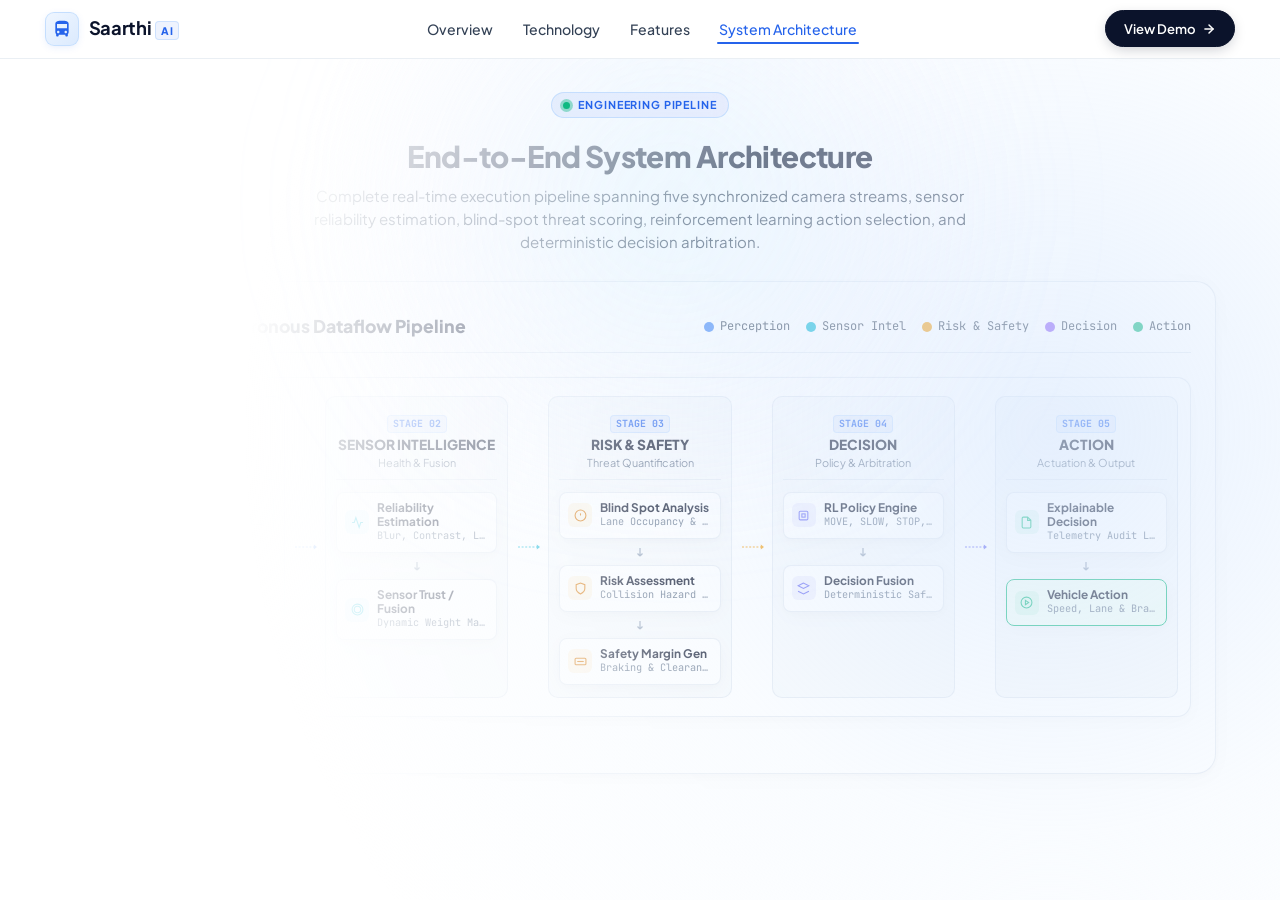
<file: web_flask/static/architecture.html>
<!DOCTYPE html>
<html lang="en" class="standalone-page-html">
<head>
  <meta charset="UTF-8">
  <meta name="viewport" content="width=device-width, initial-scale=1.0">
  <title>Saarthi AI — End-to-End System Architecture</title>
  <meta name="description" content="End-to-end engineering architecture pipeline for Saarthi AI: 5 camera feeds, YOLOv8 detection, ByteTrack tracking, sensor reliability estimation, trust fusion, blind spot risk, RL policy, decision fusion, and vehicle actuation.">
  <link rel="icon" href="data:image/svg+xml,<svg xmlns=%22http://www.w3.org/2000/svg%22 viewBox=%220 0 24 24%22 fill=%22%232563eb%22><path d=%22M4 16c0 .88.39 1.67 1 2.22V20c0 .55.45 1 1 1h1c.55 0 1-.45 1-1v-1h8v1c0 .55.45 1 1 1h1c.55 0 1-.45 1-1v-1.78c.61-.55 1-1.34 1-2.22V6c0-3.5-3.58-4-8-4s-8 .5-8 4v10zm3.5 1c-.83 0-1.5-.67-1.5-1.5S6.67 14 7.5 14s1.5.67 1.5 1.5S8.33 17 7.5 17zm9 0c-.83 0-1.5-.67-1.5-1.5s.67-1.5 1.5-1.5 1.5.67 1.5 1.5-.67 1.5-1.5 1.5zm1.5-6H6V6h12v5z%22/></svg>">
  <link rel="preconnect" href="https://fonts.googleapis.com">
  <link rel="preconnect" href="https://fonts.gstatic.com" crossorigin>
  <link href="https://fonts.googleapis.com/css2?family=JetBrains+Mono:wght@400;500;600;700&family=Plus+Jakarta+Sans:wght@300;400;500;600;700;800&display=swap" rel="stylesheet">
  <link rel="stylesheet" href="css/style.css">
  <style>
    /* Dedicated Architecture Page Enhancements */
    .arch-flow-diagram-wrapper {
      background: #ffffff;
      border: 1px solid var(--border-subtle);
      border-radius: 20px;
      padding: 32px 24px;
      box-shadow: var(--shadow-subtle);
      margin-bottom: 48px;
    }
    .arch-stage-banner {
      display: flex;
      align-items: center;
      justify-content: space-between;
      margin-bottom: 24px;
      padding-bottom: 12px;
      border-bottom: 1px solid var(--border-subtle);
    }
    .arch-stage-banner-title {
      font-size: 1.1rem;
      font-weight: 800;
      color: var(--text-primary);
      display: flex;
      align-items: center;
      gap: 10px;
    }
    .arch-legend-bar {
      display: flex;
      gap: 16px;
      align-items: center;
    }
    .legend-item {
      display: flex;
      align-items: center;
      gap: 6px;
      font-size: 0.75rem;
      font-family: var(--font-mono);
      color: var(--text-secondary);
    }
    .legend-dot {
      width: 10px;
      height: 10px;
      border-radius: 50%;
    }
    .legend-dot.blue { background: #3b82f6; }
    .legend-dot.cyan { background: #06b6d4; }
    .legend-dot.amber { background: #f59e0b; }
    .legend-dot.violet { background: #8b5cf6; }
    .legend-dot.emerald { background: #10b981; }

    /* Extended Stage Cards for Standalone Architecture */
    .arch-full-grid {
      display: grid;
      grid-template-columns: repeat(5, 1fr);
      gap: 16px;
      align-items: stretch;
      margin-bottom: 32px;
    }
    @media (max-width: 1024px) {
      .arch-full-grid {
        grid-template-columns: 1fr;
      }
    }
  </style>
</head>
<body class="standalone-page">
  <div class="page-background"></div>

  <!-- Navbar -->
  <header class="navbar">
    <a href="/" class="nav-brand">
      <div class="brand-icon-wrapper">
        <svg viewBox="0 0 24 24" fill="currentColor">
          <path d="M4 16c0 .88.39 1.67 1 2.22V20c0 .55.45 1 1 1h1c.55 0 1-.45 1-1v-1h8v1c0 .55.45 1 1 1h1c.55 0 1-.45 1-1v-1.78c.61-.55 1-1.34 1-2.22V6c0-3.5-3.58-4-8-4s-8 .5-8 4v10zm3.5 1c-.83 0-1.5-.67-1.5-1.5S6.67 14 7.5 14s1.5.67 1.5 1.5S8.33 17 7.5 17zm9 0c-.83 0-1.5-.67-1.5-1.5s.67-1.5 1.5-1.5 1.5.67 1.5 1.5-.67 1.5-1.5 1.5zm1.5-6H6V6h12v5z"/>
        </svg>
      </div>
      <span class="brand-text">Saarthi <span class="brand-ai-badge">AI</span></span>
    </a>

    <nav>
      <ul class="nav-links">
        <li><a href="/" class="nav-link">Overview</a></li>
        <li><a href="/static/technology.html" class="nav-link">Technology</a></li>
        <li><a href="/static/features.html" class="nav-link">Features</a></li>
        <li><a href="/static/architecture.html" class="nav-link active">System Architecture</a></li>
      </ul>
    </nav>

    <div class="nav-actions">
      <a href="/demo" class="btn-nav-demo">
        <span>View Demo</span>
        <svg viewBox="0 0 24 24" fill="none" stroke="currentColor" stroke-width="2.5" stroke-linecap="round" stroke-linejoin="round">
          <line x1="5" y1="12" x2="19" y2="12"></line>
          <polyline points="12 5 19 12 12 19"></polyline>
        </svg>
      </a>
    </div>
  </header>

  <!-- Main Content -->
  <main class="standalone-container">
    <div class="standalone-header">
      <div class="hero-badge">
        <span class="pulse-dot"></span>
        <span class="badge-text">ENGINEERING PIPELINE</span>
      </div>
      <h1 class="standalone-title">End-to-End System Architecture</h1>
      <p class="standalone-subtitle">
        Complete real-time execution pipeline spanning five synchronized camera streams, sensor reliability estimation, blind-spot threat scoring, reinforcement learning action selection, and deterministic decision arbitration.
      </p>
    </div>

    <!-- Complete Visual 5-Group Pipeline Container -->
    <div class="arch-flow-diagram-wrapper">
      <div class="arch-stage-banner">
        <div class="arch-stage-banner-title">
          <svg width="20" height="20" viewBox="0 0 24 24" fill="none" stroke="currentColor" stroke-width="2.5" color="#2563eb">
            <polyline points="22 12 18 12 15 21 9 3 6 12 2 12"></polyline>
          </svg>
          5-Stage Synchronous Dataflow Pipeline
        </div>
        <div class="arch-legend-bar">
          <span class="legend-item"><span class="legend-dot blue"></span> Perception</span>
          <span class="legend-item"><span class="legend-dot cyan"></span> Sensor Intel</span>
          <span class="legend-item"><span class="legend-dot amber"></span> Risk & Safety</span>
          <span class="legend-item"><span class="legend-dot violet"></span> Decision</span>
          <span class="legend-item"><span class="legend-dot emerald"></span> Action</span>
        </div>
      </div>

      <!-- 5 Major Groups Grid -->
      <div class="arch-pipeline-container" style="display: flex; gap: 8px;">

        <!-- 1. PERCEPTION -->
        <div class="arch-stage-card">
          <div class="arch-stage-header">
            <span class="stage-pill">STAGE 01</span>
            <h4 class="stage-title">PERCEPTION</h4>
            <span class="stage-caption">Multi-View Sensing</span>
          </div>
          <div class="arch-nodes-group">
            <!-- 5 Camera Feeds -->
            <div class="arch-node">
              <div class="node-icon blue">
                <svg viewBox="0 0 24 24" fill="none" stroke="currentColor" stroke-width="2">
                  <circle cx="12" cy="12" r="3"></circle>
                  <path d="M3 7V5a2 2 0 0 1 2-2h2M17 3h2a2 2 0 0 1 2 2v2M21 17v2a2 2 0 0 1-2 2h-2M7 21H5a2 2 0 0 1-2-2v-2"></path>
                </svg>
              </div>
              <div class="node-details">
                <span class="node-name">5 Camera Feeds</span>
                <span class="node-sub">Front, FL, FR, RL, RR</span>
              </div>
            </div>
            <div class="arch-flow-arrow"><svg viewBox="0 0 24 24"><path d="M12 4v16m0 0l-5-5m5 5l5-5" stroke="currentColor" stroke-width="2.5" fill="none"/></svg></div>
            <!-- Object Detection -->
            <div class="arch-node">
              <div class="node-icon blue">
                <svg viewBox="0 0 24 24" fill="none" stroke="currentColor" stroke-width="2">
                  <rect x="3" y="3" width="18" height="18" rx="2"></rect>
                  <circle cx="8.5" cy="8.5" r="1.5"></circle>
                  <polyline points="21 15 16 10 5 21"></polyline>
                </svg>
              </div>
              <div class="node-details">
                <span class="node-name">Object Detection</span>
                <span class="node-sub">YOLOv8 Inference</span>
              </div>
            </div>
            <div class="arch-flow-arrow"><svg viewBox="0 0 24 24"><path d="M12 4v16m0 0l-5-5m5 5l5-5" stroke="currentColor" stroke-width="2.5" fill="none"/></svg></div>
            <!-- Object Tracking -->
            <div class="arch-node">
              <div class="node-icon blue">
                <svg viewBox="0 0 24 24" fill="none" stroke="currentColor" stroke-width="2">
                  <polyline points="22 12 18 12 15 21 9 3 6 12 2 12"></polyline>
                </svg>
              </div>
              <div class="node-details">
                <span class="node-name">Object Tracking</span>
                <span class="node-sub">ByteTrack Association</span>
              </div>
            </div>
          </div>
        </div>

        <!-- Connector 1 -> 2 -->
        <div class="stage-pipeline-arrow">
          <svg viewBox="0 0 60 40" class="flow-svg-line">
            <line x1="5" y1="20" x2="55" y2="20" stroke="#3b82f6" stroke-width="3" stroke-dasharray="5,4" class="anim-flow"/>
            <polygon points="52,14 60,20 52,26" fill="#3b82f6"/>
          </svg>
        </div>

        <!-- 2. SENSOR INTELLIGENCE -->
        <div class="arch-stage-card">
          <div class="arch-stage-header">
            <span class="stage-pill">STAGE 02</span>
            <h4 class="stage-title">SENSOR INTELLIGENCE</h4>
            <span class="stage-caption">Health & Fusion</span>
          </div>
          <div class="arch-nodes-group">
            <!-- Sensor Reliability Estimation -->
            <div class="arch-node">
              <div class="node-icon cyan">
                <svg viewBox="0 0 24 24" fill="none" stroke="currentColor" stroke-width="2">
                  <path d="M22 12h-4l-3 9L9 3l-3 9H2"></path>
                </svg>
              </div>
              <div class="node-details">
                <span class="node-name">Reliability Estimation</span>
                <span class="node-sub">Blur, Contrast, Luminance</span>
              </div>
            </div>
            <div class="arch-flow-arrow"><svg viewBox="0 0 24 24"><path d="M12 4v16m0 0l-5-5m5 5l5-5" stroke="currentColor" stroke-width="2.5" fill="none"/></svg></div>
            <!-- Sensor Trust / Fusion -->
            <div class="arch-node">
              <div class="node-icon cyan">
                <svg viewBox="0 0 24 24" fill="none" stroke="currentColor" stroke-width="2">
                  <circle cx="12" cy="12" r="10"></circle>
                  <circle cx="12" cy="12" r="6"></circle>
                </svg>
              </div>
              <div class="node-details">
                <span class="node-name">Sensor Trust / Fusion</span>
                <span class="node-sub">Dynamic Weight Matrix</span>
              </div>
            </div>
          </div>
        </div>

        <!-- Connector 2 -> 3 -->
        <div class="stage-pipeline-arrow">
          <svg viewBox="0 0 60 40" class="flow-svg-line">
            <line x1="5" y1="20" x2="55" y2="20" stroke="#06b6d4" stroke-width="3" stroke-dasharray="5,4" class="anim-flow"/>
            <polygon points="52,14 60,20 52,26" fill="#06b6d4"/>
          </svg>
        </div>

        <!-- 3. RISK & SAFETY -->
        <div class="arch-stage-card">
          <div class="arch-stage-header">
            <span class="stage-pill">STAGE 03</span>
            <h4 class="stage-title">RISK & SAFETY</h4>
            <span class="stage-caption">Threat Quantification</span>
          </div>
          <div class="arch-nodes-group">
            <!-- Blind Spot Analysis -->
            <div class="arch-node">
              <div class="node-icon amber">
                <svg viewBox="0 0 24 24" fill="none" stroke="currentColor" stroke-width="2">
                  <circle cx="12" cy="12" r="10"></circle>
                  <line x1="12" y1="8" x2="12" y2="12"></line>
                </svg>
              </div>
              <div class="node-details">
                <span class="node-name">Blind Spot Analysis</span>
                <span class="node-sub">Lane Occupancy & TTC</span>
              </div>
            </div>
            <div class="arch-flow-arrow"><svg viewBox="0 0 24 24"><path d="M12 4v16m0 0l-5-5m5 5l5-5" stroke="currentColor" stroke-width="2.5" fill="none"/></svg></div>
            <!-- Risk Assessment -->
            <div class="arch-node">
              <div class="node-icon amber">
                <svg viewBox="0 0 24 24" fill="none" stroke="currentColor" stroke-width="2">
                  <path d="M12 22s8-4 8-10V5l-8-3-8 3v7c0 6 8 10 8 10z"></path>
                </svg>
              </div>
              <div class="node-details">
                <span class="node-name">Risk Assessment</span>
                <span class="node-sub">Collision Hazard Index</span>
              </div>
            </div>
            <div class="arch-flow-arrow"><svg viewBox="0 0 24 24"><path d="M12 4v16m0 0l-5-5m5 5l5-5" stroke="currentColor" stroke-width="2.5" fill="none"/></svg></div>
            <!-- Safety Margin Generation -->
            <div class="arch-node">
              <div class="node-icon amber">
                <svg viewBox="0 0 24 24" fill="none" stroke="currentColor" stroke-width="2">
                  <rect x="2" y="6" width="20" height="12" rx="2"></rect>
                  <line x1="6" y1="12" x2="18" y2="12"></line>
                </svg>
              </div>
              <div class="node-details">
                <span class="node-name">Safety Margin Gen</span>
                <span class="node-sub">Braking & Clearance Buffer</span>
              </div>
            </div>
          </div>
        </div>

        <!-- Connector 3 -> 4 -->
        <div class="stage-pipeline-arrow">
          <svg viewBox="0 0 60 40" class="flow-svg-line">
            <line x1="5" y1="20" x2="55" y2="20" stroke="#f59e0b" stroke-width="3" stroke-dasharray="5,4" class="anim-flow"/>
            <polygon points="52,14 60,20 52,26" fill="#f59e0b"/>
          </svg>
        </div>

        <!-- 4. DECISION -->
        <div class="arch-stage-card">
          <div class="arch-stage-header">
            <span class="stage-pill">STAGE 04</span>
            <h4 class="stage-title">DECISION</h4>
            <span class="stage-caption">Policy & Arbitration</span>
          </div>
          <div class="arch-nodes-group">
            <!-- Reinforcement Learning Policy -->
            <div class="arch-node">
              <div class="node-icon violet">
                <svg viewBox="0 0 24 24" fill="none" stroke="currentColor" stroke-width="2">
                  <rect x="4" y="4" width="16" height="16" rx="2"></rect>
                  <rect x="9" y="9" width="6" height="6"></rect>
                </svg>
              </div>
              <div class="node-details">
                <span class="node-name">RL Policy Engine</span>
                <span class="node-sub">MOVE, SLOW, STOP, CH_L/R</span>
              </div>
            </div>
            <div class="arch-flow-arrow"><svg viewBox="0 0 24 24"><path d="M12 4v16m0 0l-5-5m5 5l5-5" stroke="currentColor" stroke-width="2.5" fill="none"/></svg></div>
            <!-- Decision Fusion -->
            <div class="arch-node">
              <div class="node-icon violet">
                <svg viewBox="0 0 24 24" fill="none" stroke="currentColor" stroke-width="2">
                  <polygon points="12 2 2 7 12 12 22 7 12 2"></polygon>
                  <polyline points="2 17 12 22 22 17"></polyline>
                </svg>
              </div>
              <div class="node-details">
                <span class="node-name">Decision Fusion</span>
                <span class="node-sub">Deterministic Safety Gate</span>
              </div>
            </div>
          </div>
        </div>

        <!-- Connector 4 -> 5 -->
        <div class="stage-pipeline-arrow">
          <svg viewBox="0 0 60 40" class="flow-svg-line">
            <line x1="5" y1="20" x2="55" y2="20" stroke="#6366f1" stroke-width="3" stroke-dasharray="5,4" class="anim-flow"/>
            <polygon points="52,14 60,20 52,26" fill="#6366f1"/>
          </svg>
        </div>

        <!-- 5. ACTION -->
        <div class="arch-stage-card">
          <div class="arch-stage-header">
            <span class="stage-pill">STAGE 05</span>
            <h4 class="stage-title">ACTION</h4>
            <span class="stage-caption">Actuation & Output</span>
          </div>
          <div class="arch-nodes-group">
            <!-- Explainable Decision -->
            <div class="arch-node">
              <div class="node-icon emerald">
                <svg viewBox="0 0 24 24" fill="none" stroke="currentColor" stroke-width="2">
                  <path d="M14 2H6a2 2 0 0 0-2 2v16a2 2 0 0 0 2 2h12a2 2 0 0 0 2-2V8z"></path>
                  <polyline points="14 2 14 8 20 8"></polyline>
                </svg>
              </div>
              <div class="node-details">
                <span class="node-name">Explainable Decision</span>
                <span class="node-sub">Telemetry Audit Log</span>
              </div>
            </div>
            <div class="arch-flow-arrow"><svg viewBox="0 0 24 24"><path d="M12 4v16m0 0l-5-5m5 5l5-5" stroke="currentColor" stroke-width="2.5" fill="none"/></svg></div>
            <!-- Vehicle Action -->
            <div class="arch-node highlight-action">
              <div class="node-icon emerald">
                <svg viewBox="0 0 24 24" fill="none" stroke="currentColor" stroke-width="2">
                  <circle cx="12" cy="12" r="10"></circle>
                  <polygon points="10 8 16 12 10 16 10 8"></polygon>
                </svg>
              </div>
              <div class="node-details">
                <span class="node-name">Vehicle Action</span>
                <span class="node-sub">Speed, Lane & Braking</span>
              </div>
            </div>
          </div>
        </div>

      </div>
    </div>

  </main>
</body>
</html>
</file>
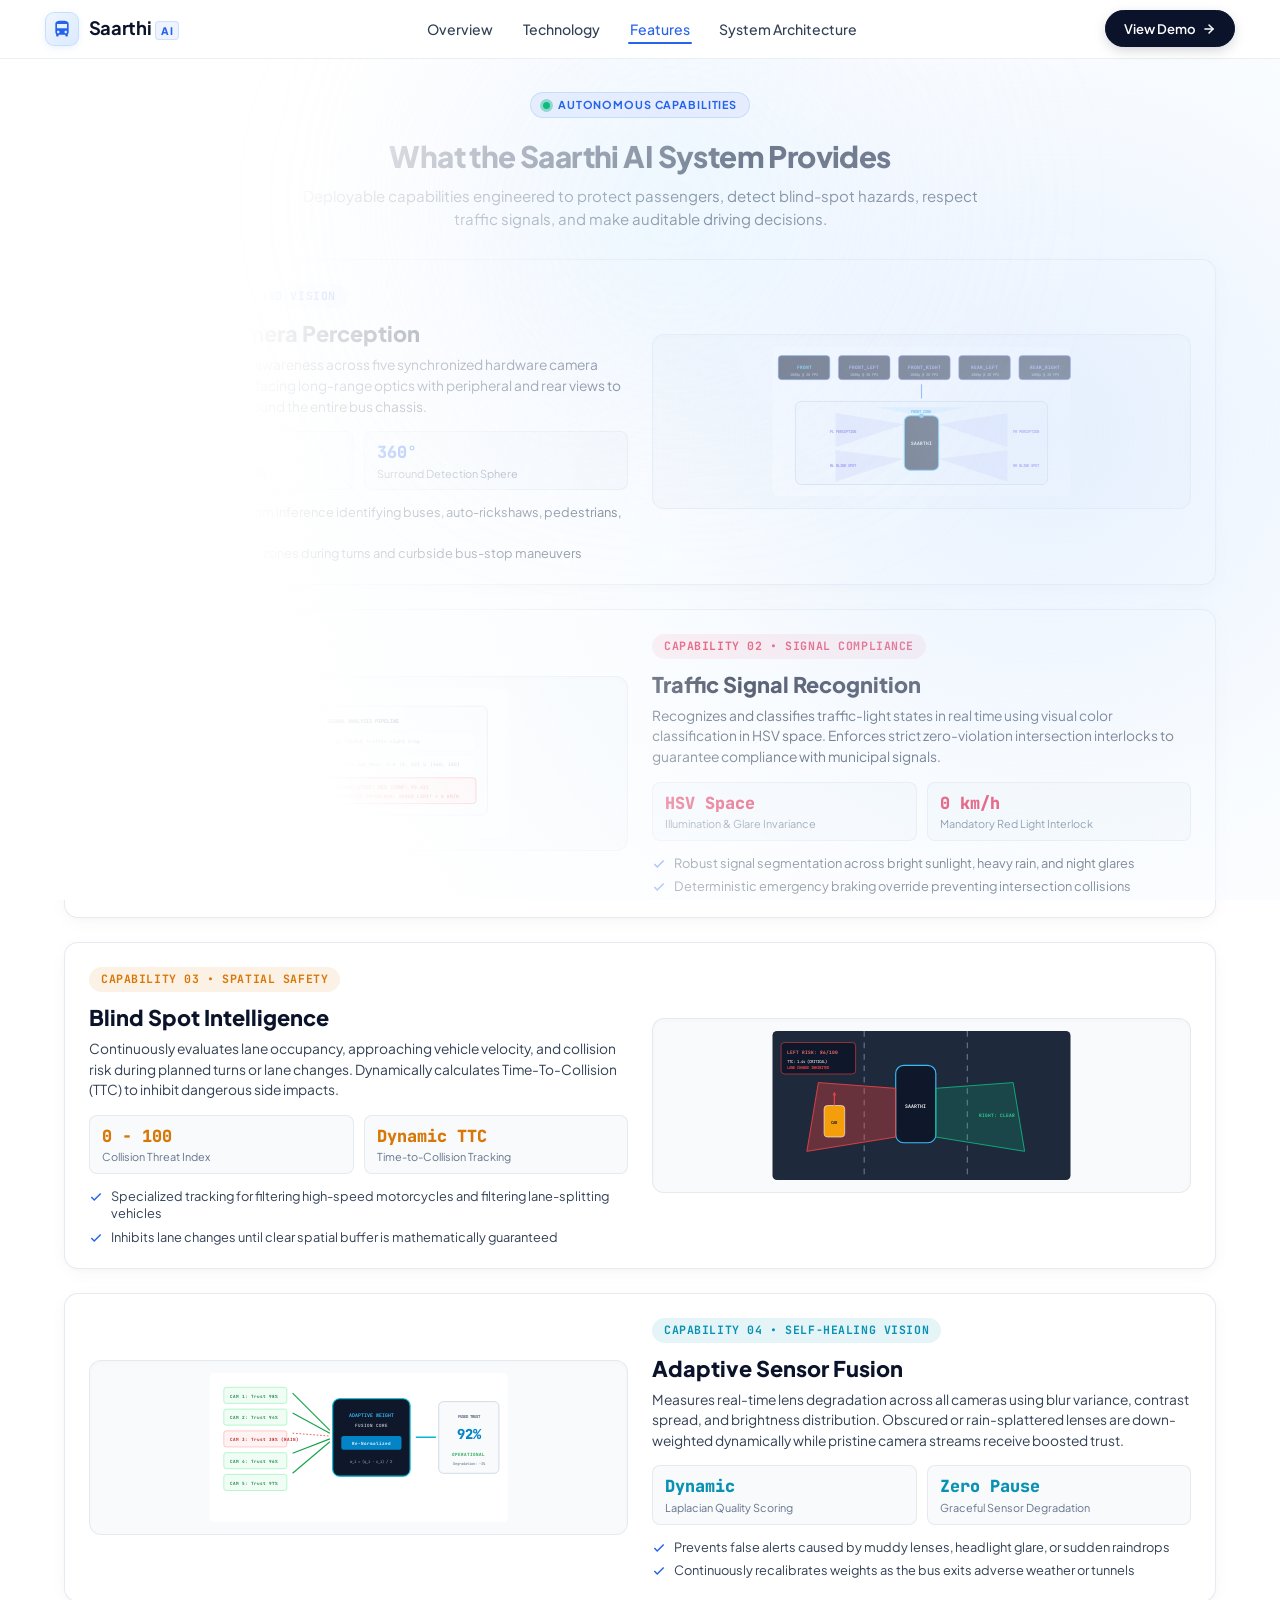
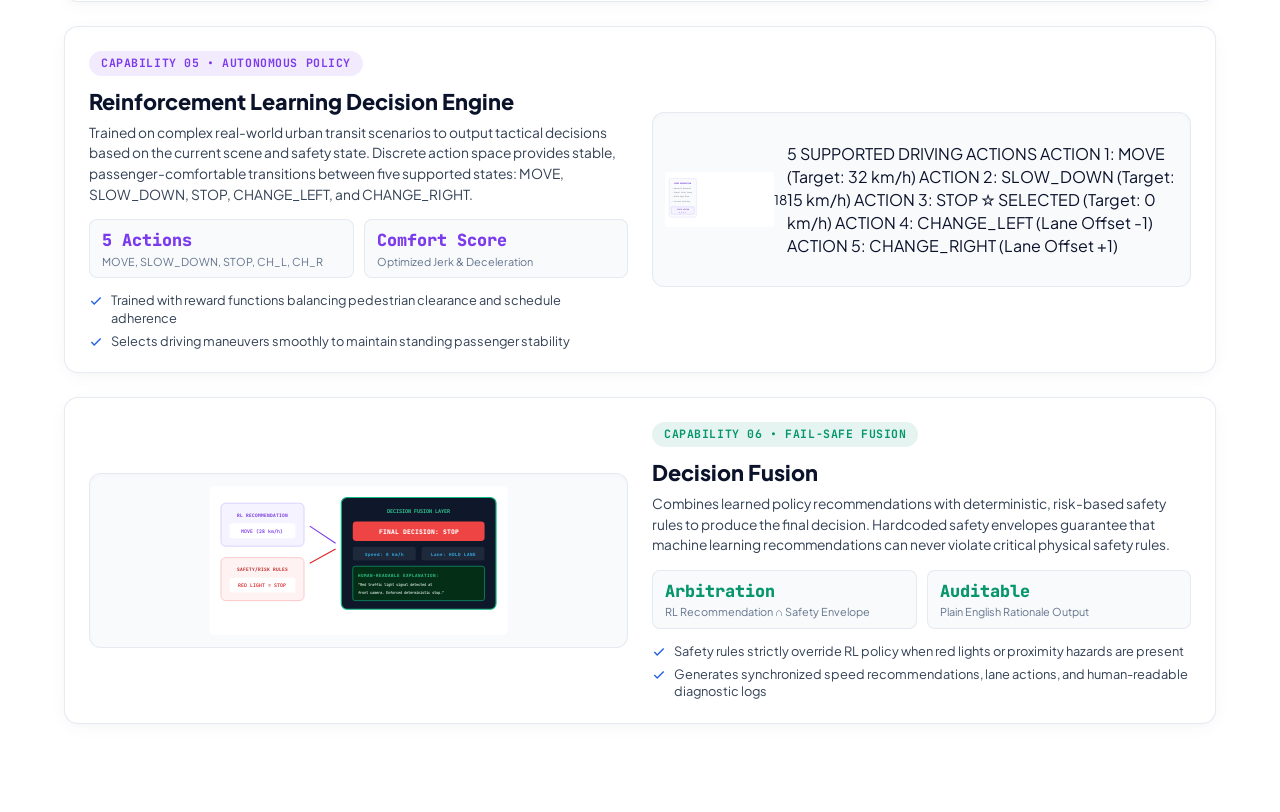
<file: web_flask/static/features.html>
<!DOCTYPE html>
<html lang="en" class="standalone-page-html">
<head>
  <meta charset="UTF-8">
  <meta name="viewport" content="width=device-width, initial-scale=1.0">
  <title>Saarthi AI — Deployable Features & Capabilities</title>
  <meta name="description" content="Capabilities provided by Saarthi AI: 360° surround perception, traffic signal compliance, blind spot collision mitigation, adaptive sensor fusion, RL tactical decision-making, and fail-safe decision fusion.">
  <link rel="icon" href="data:image/svg+xml,<svg xmlns=%22http://www.w3.org/2000/svg%22 viewBox=%220 0 24 24%22 fill=%22%232563eb%22><path d=%22M4 16c0 .88.39 1.67 1 2.22V20c0 .55.45 1 1 1h1c.55 0 1-.45 1-1v-1h8v1c0 .55.45 1 1 1h1c.55 0 1-.45 1-1v-1.78c.61-.55 1-1.34 1-2.22V6c0-3.5-3.58-4-8-4s-8 .5-8 4v10zm3.5 1c-.83 0-1.5-.67-1.5-1.5S6.67 14 7.5 14s1.5.67 1.5 1.5S8.33 17 7.5 17zm9 0c-.83 0-1.5-.67-1.5-1.5s.67-1.5 1.5-1.5 1.5.67 1.5 1.5-.67 1.5-1.5 1.5zm1.5-6H6V6h12v5z%22/></svg>">
  <link rel="preconnect" href="https://fonts.googleapis.com">
  <link rel="preconnect" href="https://fonts.gstatic.com" crossorigin>
  <link href="https://fonts.googleapis.com/css2?family=JetBrains+Mono:wght@400;500;600;700&family=Plus+Jakarta+Sans:wght@300;400;500;600;700;800&display=swap" rel="stylesheet">
  <link rel="stylesheet" href="css/style.css">
  <style>
    /* Compact Alternating Feature Presentation Styles */
    .feature-showcase-row {
      display: flex;
      align-items: center;
      gap: 24px;
      margin-bottom: 24px;
      background: #ffffff;
      border: 1px solid var(--border-subtle);
      border-radius: 14px;
      padding: 22px 24px;
      box-shadow: var(--shadow-subtle);
      transition: all 0.25s ease;
    }
    .feature-showcase-row:hover {
      box-shadow: 0 12px 28px -6px rgba(37, 99, 235, 0.08);
      border-color: rgba(37, 99, 235, 0.25);
    }
    .feature-showcase-row.reverse {
      flex-direction: row-reverse;
    }
    .feature-content-col {
      flex: 1 1 50%;
    }
    .feature-visual-col {
      flex: 1 1 50%;
    }
    .feature-category-tag {
      display: inline-flex;
      align-items: center;
      gap: 6px;
      padding: 4px 12px;
      border-radius: 9999px;
      font-size: 0.72rem;
      font-weight: 700;
      font-family: var(--font-mono);
      text-transform: uppercase;
      letter-spacing: 0.05em;
      margin-bottom: 12px;
    }
    .tag-blue { background: rgba(37, 99, 235, 0.1); color: #2563eb; }
    .tag-rose { background: rgba(225, 29, 72, 0.1); color: #e11d48; }
    .tag-amber { background: rgba(217, 119, 6, 0.1); color: #d97706; }
    .tag-cyan { background: rgba(8, 145, 178, 0.1); color: #0891b2; }
    .tag-violet { background: rgba(124, 58, 237, 0.1); color: #7c3aed; }
    .tag-emerald { background: rgba(5, 150, 105, 0.1); color: #059669; }

    .feature-heading {
      font-size: 1.35rem;
      font-weight: 800;
      color: var(--text-primary);
      margin-bottom: 8px;
      line-height: 1.25;
    }
    .feature-summary {
      font-size: 0.86rem;
      color: var(--text-secondary);
      line-height: 1.5;
      margin-bottom: 14px;
    }
    .feature-metrics-grid {
      display: grid;
      grid-template-columns: repeat(2, 1fr);
      gap: 10px;
      margin-bottom: 14px;
    }
    .feature-metric-card {
      background: #f8fafc;
      border: 1px solid var(--border-subtle);
      border-radius: 8px;
      padding: 8px 12px;
    }
    .metric-val {
      font-size: 1.05rem;
      font-weight: 800;
      font-family: var(--font-mono);
      color: var(--text-primary);
    }
    .metric-lbl {
      font-size: 0.68rem;
      color: var(--text-muted);
      margin-top: 1px;
    }
    .feature-bullet-list {
      list-style: none;
      padding: 0;
      margin: 0;
      display: flex;
      flex-direction: column;
      gap: 6px;
    }
    .feature-bullet-list li {
      display: flex;
      align-items: flex-start;
      gap: 8px;
      font-size: 0.8rem;
      color: var(--text-secondary);
      line-height: 1.35;
    }
    .feature-bullet-list li svg {
      width: 14px;
      height: 14px;
      color: var(--accent-blue);
      flex-shrink: 0;
      margin-top: 2px;
    }
    .feature-graphic-wrapper {
      background: #f8fafc;
      border: 1px solid var(--border-subtle);
      border-radius: 12px;
      padding: 12px;
      height: 175px;
      display: flex;
      align-items: center;
      justify-content: center;
      overflow: hidden;
      box-shadow: inset 0 2px 4px rgba(0, 0, 0, 0.02);
    }
    .feature-graphic-wrapper .tech-svg {
      width: 100%;
      height: 100%;
      object-fit: contain;
    }
    @media (max-width: 900px) {
      .feature-showcase-row,
      .feature-showcase-row.reverse {
        flex-direction: column;
        gap: 24px;
        padding: 24px;
      }
    }
  </style>
</head>
<body class="standalone-page">
  <div class="page-background"></div>

  <!-- Navbar -->
  <header class="navbar">
    <a href="/" class="nav-brand">
      <div class="brand-icon-wrapper">
        <svg viewBox="0 0 24 24" fill="currentColor">
          <path d="M4 16c0 .88.39 1.67 1 2.22V20c0 .55.45 1 1 1h1c.55 0 1-.45 1-1v-1h8v1c0 .55.45 1 1 1h1c.55 0 1-.45 1-1v-1.78c.61-.55 1-1.34 1-2.22V6c0-3.5-3.58-4-8-4s-8 .5-8 4v10zm3.5 1c-.83 0-1.5-.67-1.5-1.5S6.67 14 7.5 14s1.5.67 1.5 1.5S8.33 17 7.5 17zm9 0c-.83 0-1.5-.67-1.5-1.5s.67-1.5 1.5-1.5 1.5.67 1.5 1.5-.67 1.5-1.5 1.5zm1.5-6H6V6h12v5z"/>
        </svg>
      </div>
      <span class="brand-text">Saarthi <span class="brand-ai-badge">AI</span></span>
    </a>

    <nav>
      <ul class="nav-links">
        <li><a href="/" class="nav-link">Overview</a></li>
        <li><a href="/static/technology.html" class="nav-link">Technology</a></li>
        <li><a href="/static/features.html" class="nav-link active">Features</a></li>
        <li><a href="/static/architecture.html" class="nav-link">System Architecture</a></li>
      </ul>
    </nav>

    <div class="nav-actions">
      <a href="/demo" class="btn-nav-demo">
        <span>View Demo</span>
        <svg viewBox="0 0 24 24" fill="none" stroke="currentColor" stroke-width="2.5" stroke-linecap="round" stroke-linejoin="round">
          <line x1="5" y1="12" x2="19" y2="12"></line>
          <polyline points="12 5 19 12 12 19"></polyline>
        </svg>
      </a>
    </div>
  </header>

  <!-- Main Content -->
  <main class="standalone-container">
    <div class="standalone-header">
      <div class="hero-badge">
        <span class="pulse-dot"></span>
        <span class="badge-text">AUTONOMOUS CAPABILITIES</span>
      </div>
      <h1 class="standalone-title">What the Saarthi AI System Provides</h1>
      <p class="standalone-subtitle">
        Deployable capabilities engineered to protect passengers, detect blind-spot hazards, respect traffic signals, and make auditable driving decisions.
      </p>
    </div>

    <!-- FEATURE 1: 360° Multi-Camera Perception -->
    <section class="feature-showcase-row">
      <div class="feature-content-col">
        <span class="feature-category-tag tag-blue">Capability 01 • Surround Vision</span>
        <h2 class="feature-heading">360° Multi-Camera Perception</h2>
        <p class="feature-summary">
          Provides real-time spatial awareness across five synchronized hardware camera streams. Combines front-facing long-range optics with peripheral and rear views to ensure zero blind spots around the entire bus chassis.
        </p>
        <div class="feature-metrics-grid">
          <div class="feature-metric-card">
            <div class="metric-val" style="color: #2563eb;">5 Synced</div>
            <div class="metric-lbl">Viewpoints (Front, FL, FR, RL, RR)</div>
          </div>
          <div class="feature-metric-card">
            <div class="metric-val" style="color: #2563eb;">360°</div>
            <div class="metric-lbl">Surround Detection Sphere</div>
          </div>
        </div>
        <ul class="feature-bullet-list">
          <li>
            <svg viewBox="0 0 24 24" fill="none" stroke="currentColor" stroke-width="2.5"><polyline points="20 6 9 17 4 12"/></svg>
            Simultaneous multi-stream inference identifying buses, auto-rickshaws, pedestrians, and cyclists
          </li>
          <li>
            <svg viewBox="0 0 24 24" fill="none" stroke="currentColor" stroke-width="2.5"><polyline points="20 6 9 17 4 12"/></svg>
            Eliminates high-risk blind zones during turns and curbside bus-stop maneuvers
          </li>
        </ul>
      </div>
      <div class="feature-visual-col">
        <div class="feature-graphic-wrapper">
          <svg viewBox="0 0 520 260" class="tech-svg">
            <rect width="100%" height="100%" fill="#ffffff" rx="8"/>
            <!-- 5 Directional Feeds visual -->
            <g transform="translate(10, 15)">
              <rect x="0" y="0" width="90" height="42" rx="6" fill="#0f172a" stroke="#3b82f6"/>
              <text x="45" y="24" fill="#38bdf8" font-family="'JetBrains Mono', monospace" font-size="8" font-weight="700" text-anchor="middle">FRONT</text>
              <text x="45" y="36" fill="#94a3b8" font-family="'JetBrains Mono', monospace" font-size="6.5" text-anchor="middle">1080p @ 30 FPS</text>

              <rect x="105" y="0" width="90" height="42" rx="6" fill="#0f172a" stroke="#6366f1"/>
              <text x="150" y="24" fill="#818cf8" font-family="'JetBrains Mono', monospace" font-size="8" font-weight="700" text-anchor="middle">FRONT_LEFT</text>
              <text x="150" y="36" fill="#94a3b8" font-family="'JetBrains Mono', monospace" font-size="6.5" text-anchor="middle">1080p @ 30 FPS</text>

              <rect x="210" y="0" width="90" height="42" rx="6" fill="#0f172a" stroke="#6366f1"/>
              <text x="255" y="24" fill="#818cf8" font-family="'JetBrains Mono', monospace" font-size="8" font-weight="700" text-anchor="middle">FRONT_RIGHT</text>
              <text x="255" y="36" fill="#94a3b8" font-family="'JetBrains Mono', monospace" font-size="6.5" text-anchor="middle">1080p @ 30 FPS</text>

              <rect x="315" y="0" width="90" height="42" rx="6" fill="#0f172a" stroke="#6366f1"/>
              <text x="360" y="24" fill="#818cf8" font-family="'JetBrains Mono', monospace" font-size="8" font-weight="700" text-anchor="middle">REAR_LEFT</text>
              <text x="360" y="36" fill="#94a3b8" font-family="'JetBrains Mono', monospace" font-size="6.5" text-anchor="middle">1080p @ 30 FPS</text>

              <rect x="420" y="0" width="90" height="42" rx="6" fill="#0f172a" stroke="#6366f1"/>
              <text x="465" y="24" fill="#818cf8" font-family="'JetBrains Mono', monospace" font-size="8" font-weight="700" text-anchor="middle">REAR_RIGHT</text>
              <text x="465" y="36" fill="#94a3b8" font-family="'JetBrains Mono', monospace" font-size="6.5" text-anchor="middle">1080p @ 30 FPS</text>
            </g>
            <!-- Surround Synthesis -->
            <path d="M 260 65 L 260 90" stroke="#3b82f6" stroke-width="2"/>
            <g transform="translate(40, 95)">
              <rect x="0" y="0" width="440" height="145" rx="10" fill="#f8fafc" stroke="#cbd5e1" stroke-width="1.5"/>
              <!-- Overhead Bus -->
              <rect x="190" y="25" width="60" height="95" rx="10" fill="#0f172a" stroke="#38bdf8" stroke-width="1.8"/>
              <text x="220" y="76" fill="#ffffff" font-family="'JetBrains Mono', monospace" font-size="8" font-weight="700" text-anchor="middle">SAARTHI</text>
              <!-- 360 Sensing Cones -->
              <circle cx="220" cy="25" r="4" fill="#38bdf8"/>
              <path d="M 220 25 L 140 10 L 300 10 Z" fill="rgba(56, 189, 248, 0.15)"/>
              <text x="220" y="20" fill="#0284c7" font-family="'JetBrains Mono', monospace" font-size="7" font-weight="700" text-anchor="middle">FRONT CONE</text>

              <path d="M 190 40 L 70 20 L 70 80 Z" fill="rgba(99, 102, 241, 0.15)"/>
              <text x="60" y="55" fill="#4f46e5" font-family="'JetBrains Mono', monospace" font-size="7" font-weight="600">FL PERCEPTION</text>

              <path d="M 250 40 L 370 20 L 370 80 Z" fill="rgba(99, 102, 241, 0.15)"/>
              <text x="380" y="55" fill="#4f46e5" font-family="'JetBrains Mono', monospace" font-size="7" font-weight="600">FR PERCEPTION</text>

              <path d="M 190 100 L 70 85 L 70 140 Z" fill="rgba(99, 102, 241, 0.15)"/>
              <text x="60" y="115" fill="#4f46e5" font-family="'JetBrains Mono', monospace" font-size="7" font-weight="600">RL BLIND SPOT</text>

              <path d="M 250 100 L 370 85 L 370 140 Z" fill="rgba(99, 102, 241, 0.15)"/>
              <text x="380" y="115" fill="#4f46e5" font-family="'JetBrains Mono', monospace" font-size="7" font-weight="600">RR BLIND SPOT</text>
            </g>
          </svg>
        </div>
      </div>
    </section>

    <!-- FEATURE 2: Traffic Signal Recognition -->
    <section class="feature-showcase-row reverse">
      <div class="feature-content-col">
        <span class="feature-category-tag tag-rose">Capability 02 • Signal Compliance</span>
        <h2 class="feature-heading">Traffic Signal Recognition</h2>
        <p class="feature-summary">
          Recognizes and classifies traffic-light states in real time using visual color classification in HSV space. Enforces strict zero-violation intersection interlocks to guarantee compliance with municipal signals.
        </p>
        <div class="feature-metrics-grid">
          <div class="feature-metric-card">
            <div class="metric-val" style="color: #e11d48;">HSV Space</div>
            <div class="metric-lbl">Illumination & Glare Invariance</div>
          </div>
          <div class="feature-metric-card">
            <div class="metric-val" style="color: #e11d48;">0 km/h</div>
            <div class="metric-lbl">Mandatory Red Light Interlock</div>
          </div>
        </div>
        <ul class="feature-bullet-list">
          <li>
            <svg viewBox="0 0 24 24" fill="none" stroke="currentColor" stroke-width="2.5"><polyline points="20 6 9 17 4 12"/></svg>
            Robust signal segmentation across bright sunlight, heavy rain, and night glares
          </li>
          <li>
            <svg viewBox="0 0 24 24" fill="none" stroke="currentColor" stroke-width="2.5"><polyline points="20 6 9 17 4 12"/></svg>
            Deterministic emergency braking override preventing intersection collisions
          </li>
        </ul>
      </div>
      <div class="feature-visual-col">
        <div class="feature-graphic-wrapper">
          <svg viewBox="0 0 520 260" class="tech-svg">
            <rect width="100%" height="100%" fill="#ffffff" rx="8"/>
            <!-- Physical Traffic Light -->
            <g transform="translate(40, 30)">
              <rect x="0" y="0" width="70" height="190" rx="14" fill="#0f172a" stroke="#334155" stroke-width="2"/>
              <!-- Red active -->
              <circle cx="35" cy="40" r="22" fill="#ef4444" stroke="#f87171" stroke-width="3"/>
              <circle cx="35" cy="40" r="28" fill="none" stroke="rgba(239, 68, 68, 0.3)" stroke-width="2" stroke-dasharray="4,3"/>
              <!-- Yellow inactive -->
              <circle cx="35" cy="95" r="20" fill="#334155"/>
              <!-- Green inactive -->
              <circle cx="35" cy="150" r="20" fill="#334155"/>
              <text x="35" y="210" fill="#dc2626" font-family="'JetBrains Mono', monospace" font-size="8.5" font-weight="700" text-anchor="middle">ACTIVE: RED</text>
            </g>

            <path d="M 125 125 L 175 125" stroke="#ef4444" stroke-width="2"/>

            <!-- Recognition Processing Pipeline -->
            <g transform="translate(185, 30)">
              <rect x="0" y="0" width="300" height="190" rx="10" fill="#f8fafc" stroke="#cbd5e1" stroke-width="1.5"/>
              <text x="20" y="30" fill="#0f172a" font-family="'JetBrains Mono', monospace" font-size="9" font-weight="700">SIGNAL ANALYSIS PIPELINE</text>
              
              <rect x="20" y="45" width="260" height="32" rx="5" fill="#ffffff" stroke="#e2e8f0"/>
              <text x="35" y="65" fill="#475569" font-family="'JetBrains Mono', monospace" font-size="8">1. YOLOv8 Traffic Light Crop</text>

              <rect x="20" y="85" width="260" height="32" rx="5" fill="#ffffff" stroke="#e2e8f0"/>
              <text x="35" y="105" fill="#475569" font-family="'JetBrains Mono', monospace" font-size="8">2. HSV Hue Mask: H &isin; [0, 10] &cup; [160, 180]</text>

              <!-- State Output Box -->
              <rect x="20" y="125" width="260" height="45" rx="6" fill="#fee2e2" stroke="#ef4444" stroke-width="1.5"/>
              <text x="35" y="145" fill="#b91c1c" font-family="'JetBrains Mono', monospace" font-size="8.5" font-weight="700">SIGNAL STATE: RED (CONF: 99.4%)</text>
              <text x="35" y="160" fill="#dc2626" font-family="'JetBrains Mono', monospace" font-size="8" font-weight="800">AUTOMATIC INTERLOCK: SPEED LIMIT = 0 KM/H</text>
            </g>
          </svg>
        </div>
      </div>
    </section>

    <!-- FEATURE 3: Blind Spot Intelligence -->
    <section class="feature-showcase-row">
      <div class="feature-content-col">
        <span class="feature-category-tag tag-amber">Capability 03 • Spatial Safety</span>
        <h2 class="feature-heading">Blind Spot Intelligence</h2>
        <p class="feature-summary">
          Continuously evaluates lane occupancy, approaching vehicle velocity, and collision risk during planned turns or lane changes. Dynamically calculates Time-To-Collision (TTC) to inhibit dangerous side impacts.
        </p>
        <div class="feature-metrics-grid">
          <div class="feature-metric-card">
            <div class="metric-val" style="color: #d97706;">0 - 100</div>
            <div class="metric-lbl">Collision Threat Index</div>
          </div>
          <div class="feature-metric-card">
            <div class="metric-val" style="color: #d97706;">Dynamic TTC</div>
            <div class="metric-lbl">Time-to-Collision Tracking</div>
          </div>
        </div>
        <ul class="feature-bullet-list">
          <li>
            <svg viewBox="0 0 24 24" fill="none" stroke="currentColor" stroke-width="2.5"><polyline points="20 6 9 17 4 12"/></svg>
            Specialized tracking for filtering high-speed motorcycles and filtering lane-splitting vehicles
          </li>
          <li>
            <svg viewBox="0 0 24 24" fill="none" stroke="currentColor" stroke-width="2.5"><polyline points="20 6 9 17 4 12"/></svg>
            Inhibits lane changes until clear spatial buffer is mathematically guaranteed
          </li>
        </ul>
      </div>
      <div class="feature-visual-col">
        <div class="feature-graphic-wrapper">
          <svg viewBox="0 0 520 260" class="tech-svg">
            <rect width="100%" height="100%" fill="#1e293b" rx="8"/>
            <!-- Road Lanes -->
            <line x1="160" y1="0" x2="160" y2="260" stroke="#64748b" stroke-width="2" stroke-dasharray="10,10"/>
            <line x1="340" y1="0" x2="340" y2="260" stroke="#64748b" stroke-width="2" stroke-dasharray="10,10"/>

            <!-- Center Bus -->
            <g transform="translate(215, 60)">
              <rect x="0" y="0" width="70" height="135" rx="14" fill="#0f172a" stroke="#38bdf8" stroke-width="2"/>
              <text x="35" y="75" fill="#ffffff" font-family="'JetBrains Mono', monospace" font-size="8.5" font-weight="700" text-anchor="middle">SAARTHI</text>
            </g>

            <!-- Left Blind Zone Hazard -->
            <polygon points="215,100 80,90 60,210 215,185" fill="rgba(239, 68, 68, 0.35)" stroke="#ef4444" stroke-width="1.5"/>
            <!-- Car in Blindspot -->
            <g transform="translate(90, 130)">
              <rect x="0" y="0" width="36" height="55" rx="6" fill="#f59e0b" stroke="#ffffff"/>
              <text x="18" y="32" fill="#0f172a" font-family="'JetBrains Mono', monospace" font-size="7" font-weight="700" text-anchor="middle">CAR</text>
              <line x1="18" y1="0" x2="18" y2="-20" stroke="#ef4444" stroke-width="2"/>
              <polygon points="15,-18 18,-24 21,-18" fill="#ef4444"/>
            </g>

            <!-- Right Clear Zone -->
            <polygon points="285,100 420,90 440,210 285,185" fill="rgba(16, 185, 129, 0.2)" stroke="#10b981" stroke-width="1.5"/>
            <text x="360" y="150" fill="#34d399" font-family="'JetBrains Mono', monospace" font-size="8" font-weight="700">RIGHT: CLEAR</text>

            <!-- Realtime Telemetry Overlay -->
            <g transform="translate(15, 20)">
              <rect x="0" y="0" width="130" height="55" rx="6" fill="#0f172a" stroke="#ef4444"/>
              <text x="10" y="20" fill="#f87171" font-family="'JetBrains Mono', monospace" font-size="8" font-weight="700">LEFT RISK: 86/100</text>
              <text x="10" y="35" fill="#ffffff" font-family="'JetBrains Mono', monospace" font-size="7">TTC: 1.4s (CRITICAL)</text>
              <text x="10" y="47" fill="#ef4444" font-family="'JetBrains Mono', monospace" font-size="7" font-weight="700">LANE CHANGE INHIBITED</text>
            </g>
          </svg>
        </div>
      </div>
    </section>

    <!-- FEATURE 4: Adaptive Sensor Fusion -->
    <section class="feature-showcase-row reverse">
      <div class="feature-content-col">
        <span class="feature-category-tag tag-cyan">Capability 04 • Self-Healing Vision</span>
        <h2 class="feature-heading">Adaptive Sensor Fusion</h2>
        <p class="feature-summary">
          Measures real-time lens degradation across all cameras using blur variance, contrast spread, and brightness distribution. Obscured or rain-splattered lenses are down-weighted dynamically while pristine camera streams receive boosted trust.
        </p>
        <div class="feature-metrics-grid">
          <div class="feature-metric-card">
            <div class="metric-val" style="color: #0891b2;">Dynamic</div>
            <div class="metric-lbl">Laplacian Quality Scoring</div>
          </div>
          <div class="feature-metric-card">
            <div class="metric-val" style="color: #0891b2;">Zero Pause</div>
            <div class="metric-lbl">Graceful Sensor Degradation</div>
          </div>
        </div>
        <ul class="feature-bullet-list">
          <li>
            <svg viewBox="0 0 24 24" fill="none" stroke="currentColor" stroke-width="2.5"><polyline points="20 6 9 17 4 12"/></svg>
            Prevents false alerts caused by muddy lenses, headlight glare, or sudden raindrops
          </li>
          <li>
            <svg viewBox="0 0 24 24" fill="none" stroke="currentColor" stroke-width="2.5"><polyline points="20 6 9 17 4 12"/></svg>
            Continuously recalibrates weights as the bus exits adverse weather or tunnels
          </li>
        </ul>
      </div>
      <div class="feature-visual-col">
        <div class="feature-graphic-wrapper">
          <svg viewBox="0 0 520 260" class="tech-svg">
            <rect width="100%" height="100%" fill="#ffffff" rx="8"/>
            <!-- 5 Feeds Convergence -->
            <g transform="translate(25, 25)">
              <rect x="0" y="0" width="110" height="28" rx="4" fill="#f0fdf4" stroke="#86efac"/>
              <text x="10" y="18" fill="#15803d" font-family="'JetBrains Mono', monospace" font-size="7.5" font-weight="700">CAM 1: Trust 98%</text>

              <rect x="0" y="38" width="110" height="28" rx="4" fill="#f0fdf4" stroke="#86efac"/>
              <text x="10" y="56" fill="#15803d" font-family="'JetBrains Mono', monospace" font-size="7.5" font-weight="700">CAM 2: Trust 94%</text>

              <rect x="0" y="76" width="110" height="28" rx="4" fill="#fef2f2" stroke="#fca5a5"/>
              <text x="10" y="94" fill="#b91c1c" font-family="'JetBrains Mono', monospace" font-size="7.5" font-weight="700">CAM 3: Trust 38% (RAIN)</text>

              <rect x="0" y="114" width="110" height="28" rx="4" fill="#f0fdf4" stroke="#86efac"/>
              <text x="10" y="132" fill="#15803d" font-family="'JetBrains Mono', monospace" font-size="7.5" font-weight="700">CAM 4: Trust 96%</text>

              <rect x="0" y="152" width="110" height="28" rx="4" fill="#f0fdf4" stroke="#86efac"/>
              <text x="10" y="170" fill="#15803d" font-family="'JetBrains Mono', monospace" font-size="7.5" font-weight="700">CAM 5: Trust 97%</text>
            </g>

            <!-- Weighted Convergence Arrows -->
            <path d="M 145 35 L 210 100" stroke="#16a34a" stroke-width="2"/>
            <path d="M 145 70 L 210 105" stroke="#16a34a" stroke-width="2"/>
            <path d="M 145 105 L 210 110" stroke="#dc2626" stroke-width="1.2" stroke-dasharray="3,3"/>
            <path d="M 145 140 L 210 115" stroke="#16a34a" stroke-width="2"/>
            <path d="M 145 175 L 210 120" stroke="#16a34a" stroke-width="2"/>

            <!-- Center Convergence Core -->
            <g transform="translate(215, 45)">
              <rect x="0" y="0" width="135" height="135" rx="12" fill="#0f172a" stroke="#06b6d4" stroke-width="2"/>
              <text x="67" y="32" fill="#38bdf8" font-family="'JetBrains Mono', monospace" font-size="8.5" font-weight="700" text-anchor="middle">ADAPTIVE WEIGHT</text>
              <text x="67" y="50" fill="#ffffff" font-family="'JetBrains Mono', monospace" font-size="7.5" text-anchor="middle">FUSION CORE</text>
              <rect x="15" y="65" width="105" height="24" rx="4" fill="#0284c7"/>
              <text x="67" y="80" fill="#ffffff" font-family="'JetBrains Mono', monospace" font-size="7.5" font-weight="700" text-anchor="middle">Re-Normalized</text>
              <text x="67" y="112" fill="#94a3b8" font-family="'JetBrains Mono', monospace" font-size="7" text-anchor="middle">w_i = (q_i &middot; c_i) / &Sigma;</text>
            </g>

            <!-- Output Confidence Score -->
            <path d="M 360 112 L 395 112" stroke="#06b6d4" stroke-width="2.5"/>
            <g transform="translate(400, 50)">
              <rect x="0" y="0" width="105" height="125" rx="8" fill="#f8fafc" stroke="#cbd5e1" stroke-width="1.5"/>
              <text x="52" y="28" fill="#475569" font-family="'JetBrains Mono', monospace" font-size="7" font-weight="700" text-anchor="middle">FUSED TRUST</text>
              <text x="52" y="66" fill="#0284c7" font-family="'JetBrains Mono', monospace" font-size="24" font-weight="800" text-anchor="middle">92%</text>
              <text x="52" y="94" fill="#16a34a" font-family="'JetBrains Mono', monospace" font-size="7.5" font-weight="700" text-anchor="middle">OPERATIONAL</text>
              <text x="52" y="110" fill="#64748b" font-family="'JetBrains Mono', monospace" font-size="6.5" text-anchor="middle">Degradation: -3%</text>
            </g>
          </svg>
        </div>
      </div>
    </section>

    <!-- FEATURE 5: Reinforcement Learning Decision Engine -->
    <section class="feature-showcase-row">
      <div class="feature-content-col">
        <span class="feature-category-tag tag-violet">Capability 05 • Autonomous Policy</span>
        <h2 class="feature-heading">Reinforcement Learning Decision Engine</h2>
        <p class="feature-summary">
          Trained on complex real-world urban transit scenarios to output tactical decisions based on the current scene and safety state. Discrete action space provides stable, passenger-comfortable transitions between five supported states: MOVE, SLOW_DOWN, STOP, CHANGE_LEFT, and CHANGE_RIGHT.
        </p>
        <div class="feature-metrics-grid">
          <div class="feature-metric-card">
            <div class="metric-val" style="color: #7c3aed;">5 Actions</div>
            <div class="metric-lbl">MOVE, SLOW_DOWN, STOP, CH_L, CH_R</div>
          </div>
          <div class="feature-metric-card">
            <div class="metric-val" style="color: #7c3aed;">Comfort Score</div>
            <div class="metric-lbl">Optimized Jerk & Deceleration</div>
          </div>
        </div>
        <ul class="feature-bullet-list">
          <li>
            <svg viewBox="0 0 24 24" fill="none" stroke="currentColor" stroke-width="2.5"><polyline points="20 6 9 17 4 12"/></svg>
            Trained with reward functions balancing pedestrian clearance and schedule adherence
          </li>
          <li>
            <svg viewBox="0 0 24 24" fill="none" stroke="currentColor" stroke-width="2.5"><polyline points="20 6 9 17 4 12"/></svg>
            Selects driving maneuvers smoothly to maintain standing passenger stability
          </li>
        </ul>
      </div>
      <div class="feature-visual-col">
        <div class="feature-graphic-wrapper">
          <svg viewBox="0 0 520 260" class="tech-svg">
            <rect width="100%" height="100%" fill="#ffffff" rx="8"/>
            <!-- Decision Flow -->
            <g transform="translate(20, 30)">
              <rect x="0" y="0" width="130" height="185" rx="8" fill="#f8fafc" stroke="#c4b5fd"/>
              <text x="65" y="24" fill="#6d28d9" font-family="'JetBrains Mono', monospace" font-size="8.5" font-weight="700" text-anchor="middle">SCENE OBSERVATION</text>
              <text x="15" y="50" fill="#475569" font-family="'JetBrains Mono', monospace" font-size="7.5">&bull; Obstacle Distance</text>
              <text x="15" y="70" fill="#475569" font-family="'JetBrains Mono', monospace" font-size="7.5">&bull; Signal Color State</text>
              <text x="15" y="90" fill="#475569" font-family="'JetBrains Mono', monospace" font-size="7.5">&bull; Blind Spot Risk</text>
              <text x="15" y="110" fill="#475569" font-family="'JetBrains Mono', monospace" font-size="7.5">&bull; Current Velocity</text>
              <rect x="10" y="135" width="110" height="35" rx="4" fill="#f5f3ff" stroke="#a78bfa"/>
              <text x="65" y="152" fill="#5b21b6" font-family="'JetBrains Mono', monospace" font-size="7.5" font-weight="700" text-anchor="middle">STATE VECTOR</text>
              <text x="65" y="163" fill="#6b21a8" font-family="'JetBrains Mono', monospace" font-size="7" text-anchor="middle">S_t &isin; &reals;<sup>18</sup></text>
            </g>

            <path d="M 160 120 L 195 120" stroke="#7c3aed" stroke-width="2.5"/>

            <!-- 5 Discrete Supported Actions -->
            <g transform="translate(205, 20)">
              <rect x="0" y="0" width="295" height="205" rx="10" fill="#0f172a" stroke="#7c3aed" stroke-width="1.8"/>
              <text x="147" y="24" fill="#c4b5fd" font-family="'JetBrains Mono', monospace" font-size="9" font-weight="700" text-anchor="middle">5 SUPPORTED DRIVING ACTIONS</text>
              
              <!-- 1. MOVE -->
              <rect x="20" y="36" width="255" height="26" rx="4" fill="#1e293b"/>
              <text x="35" y="53" fill="#94a3b8" font-family="'JetBrains Mono', monospace" font-size="8" font-weight="600">ACTION 1: MOVE (Target: 32 km/h)</text>

              <!-- 2. SLOW_DOWN -->
              <rect x="20" y="68" width="255" height="26" rx="4" fill="#1e293b"/>
              <text x="35" y="85" fill="#94a3b8" font-family="'JetBrains Mono', monospace" font-size="8" font-weight="600">ACTION 2: SLOW_DOWN (Target: 15 km/h)</text>

              <!-- 3. STOP (Selected active) -->
              <rect x="20" y="100" width="255" height="32" rx="4" fill="#fee2e2" stroke="#ef4444" stroke-width="1.5"/>
              <text x="35" y="120" fill="#dc2626" font-family="'JetBrains Mono', monospace" font-size="9" font-weight="800">ACTION 3: STOP &star; SELECTED (Target: 0 km/h)</text>

              <!-- 4. CHANGE_LEFT -->
              <rect x="20" y="138" width="255" height="26" rx="4" fill="#1e293b"/>
              <text x="35" y="155" fill="#94a3b8" font-family="'JetBrains Mono', monospace" font-size="8" font-weight="600">ACTION 4: CHANGE_LEFT (Lane Offset -1)</text>

              <!-- 5. CHANGE_RIGHT -->
              <rect x="20" y="170" width="255" height="26" rx="4" fill="#1e293b"/>
              <text x="35" y="187" fill="#94a3b8" font-family="'JetBrains Mono', monospace" font-size="8" font-weight="600">ACTION 5: CHANGE_RIGHT (Lane Offset +1)</text>
            </g>
          </svg>
        </div>
      </div>
    </section>

    <!-- FEATURE 6: Decision Fusion -->
    <section class="feature-showcase-row reverse">
      <div class="feature-content-col">
        <span class="feature-category-tag tag-emerald">Capability 06 • Fail-Safe Fusion</span>
        <h2 class="feature-heading">Decision Fusion</h2>
        <p class="feature-summary">
          Combines learned policy recommendations with deterministic, risk-based safety rules to produce the final decision. Hardcoded safety envelopes guarantee that machine learning recommendations can never violate critical physical safety rules.
        </p>
        <div class="feature-metrics-grid">
          <div class="feature-metric-card">
            <div class="metric-val" style="color: #059669;">Arbitration</div>
            <div class="metric-lbl">RL Recommendation &cap; Safety Envelope</div>
          </div>
          <div class="feature-metric-card">
            <div class="metric-val" style="color: #059669;">Auditable</div>
            <div class="metric-lbl">Plain English Rationale Output</div>
          </div>
        </div>
        <ul class="feature-bullet-list">
          <li>
            <svg viewBox="0 0 24 24" fill="none" stroke="currentColor" stroke-width="2.5"><polyline points="20 6 9 17 4 12"/></svg>
            Safety rules strictly override RL policy when red lights or proximity hazards are present
          </li>
          <li>
            <svg viewBox="0 0 24 24" fill="none" stroke="currentColor" stroke-width="2.5"><polyline points="20 6 9 17 4 12"/></svg>
            Generates synchronized speed recommendations, lane actions, and human-readable diagnostic logs
          </li>
        </ul>
      </div>
      <div class="feature-visual-col">
        <div class="feature-graphic-wrapper">
          <svg viewBox="0 0 520 260" class="tech-svg">
            <rect width="100%" height="100%" fill="#ffffff" rx="8"/>
            <!-- Dual Inputs -->
            <g transform="translate(20, 30)">
              <!-- RL Input -->
              <rect x="0" y="0" width="145" height="75" rx="8" fill="#f5f3ff" stroke="#c4b5fd"/>
              <text x="72" y="24" fill="#6d28d9" font-family="'JetBrains Mono', monospace" font-size="8" font-weight="700" text-anchor="middle">RL RECOMMENDATION</text>
              <rect x="15" y="35" width="115" height="26" rx="4" fill="#ffffff"/>
              <text x="72" y="52" fill="#7c3aed" font-family="'JetBrains Mono', monospace" font-size="8.5" font-weight="700" text-anchor="middle">MOVE (28 km/h)</text>

              <!-- Safety Rules Input -->
              <rect x="0" y="95" width="145" height="75" rx="8" fill="#fef2f2" stroke="#fca5a5"/>
              <text x="72" y="119" fill="#b91c1c" font-family="'JetBrains Mono', monospace" font-size="8" font-weight="700" text-anchor="middle">SAFETY/RISK RULES</text>
              <rect x="15" y="130" width="115" height="26" rx="4" fill="#ffffff"/>
              <text x="72" y="147" fill="#dc2626" font-family="'JetBrains Mono', monospace" font-size="8.5" font-weight="700" text-anchor="middle">RED LIGHT = STOP</text>
            </g>

            <!-- Arrows to Fusion Core -->
            <path d="M 175 70 L 220 100" stroke="#7c3aed" stroke-width="2"/>
            <path d="M 175 135 L 220 110" stroke="#dc2626" stroke-width="2"/>

            <!-- Decision Fusion Core & Final Decision -->
            <g transform="translate(230, 20)">
              <rect x="0" y="0" width="270" height="195" rx="10" fill="#0f172a" stroke="#10b981" stroke-width="2"/>
              <text x="135" y="28" fill="#34d399" font-family="'JetBrains Mono', monospace" font-size="9" font-weight="700" text-anchor="middle">DECISION FUSION LAYER</text>

              <!-- Final Output -->
              <rect x="20" y="42" width="230" height="34" rx="6" fill="#ef4444"/>
              <text x="135" y="64" fill="#ffffff" font-family="'JetBrains Mono', monospace" font-size="11" font-weight="800" text-anchor="middle">FINAL DECISION: STOP</text>

              <rect x="20" y="86" width="110" height="24" rx="4" fill="#1e293b"/>
              <text x="75" y="102" fill="#38bdf8" font-family="'JetBrains Mono', monospace" font-size="7.5" font-weight="700" text-anchor="middle">Speed: 0 km/h</text>

              <rect x="140" y="86" width="110" height="24" rx="4" fill="#1e293b"/>
              <text x="195" y="102" fill="#38bdf8" font-family="'JetBrains Mono', monospace" font-size="7.5" font-weight="700" text-anchor="middle">Lane: HOLD LANE</text>

              <!-- Plain English Audit Rationale -->
              <rect x="20" y="120" width="230" height="60" rx="4" fill="#052e16" stroke="#10b981"/>
              <text x="30" y="138" fill="#34d399" font-family="'JetBrains Mono', monospace" font-size="7.5" font-weight="700">HUMAN-READABLE EXPLANATION:</text>
              <text x="30" y="154" fill="#ecfdf5" font-family="'JetBrains Mono', monospace" font-size="7">"Red traffic light signal detected at</text>
              <text x="30" y="168" fill="#ecfdf5" font-family="'JetBrains Mono', monospace" font-size="7">front camera. Enforced deterministic stop."</text>
            </g>
          </svg>
        </div>
      </div>
    </section>

  </main>
</body>
</html>
</file>
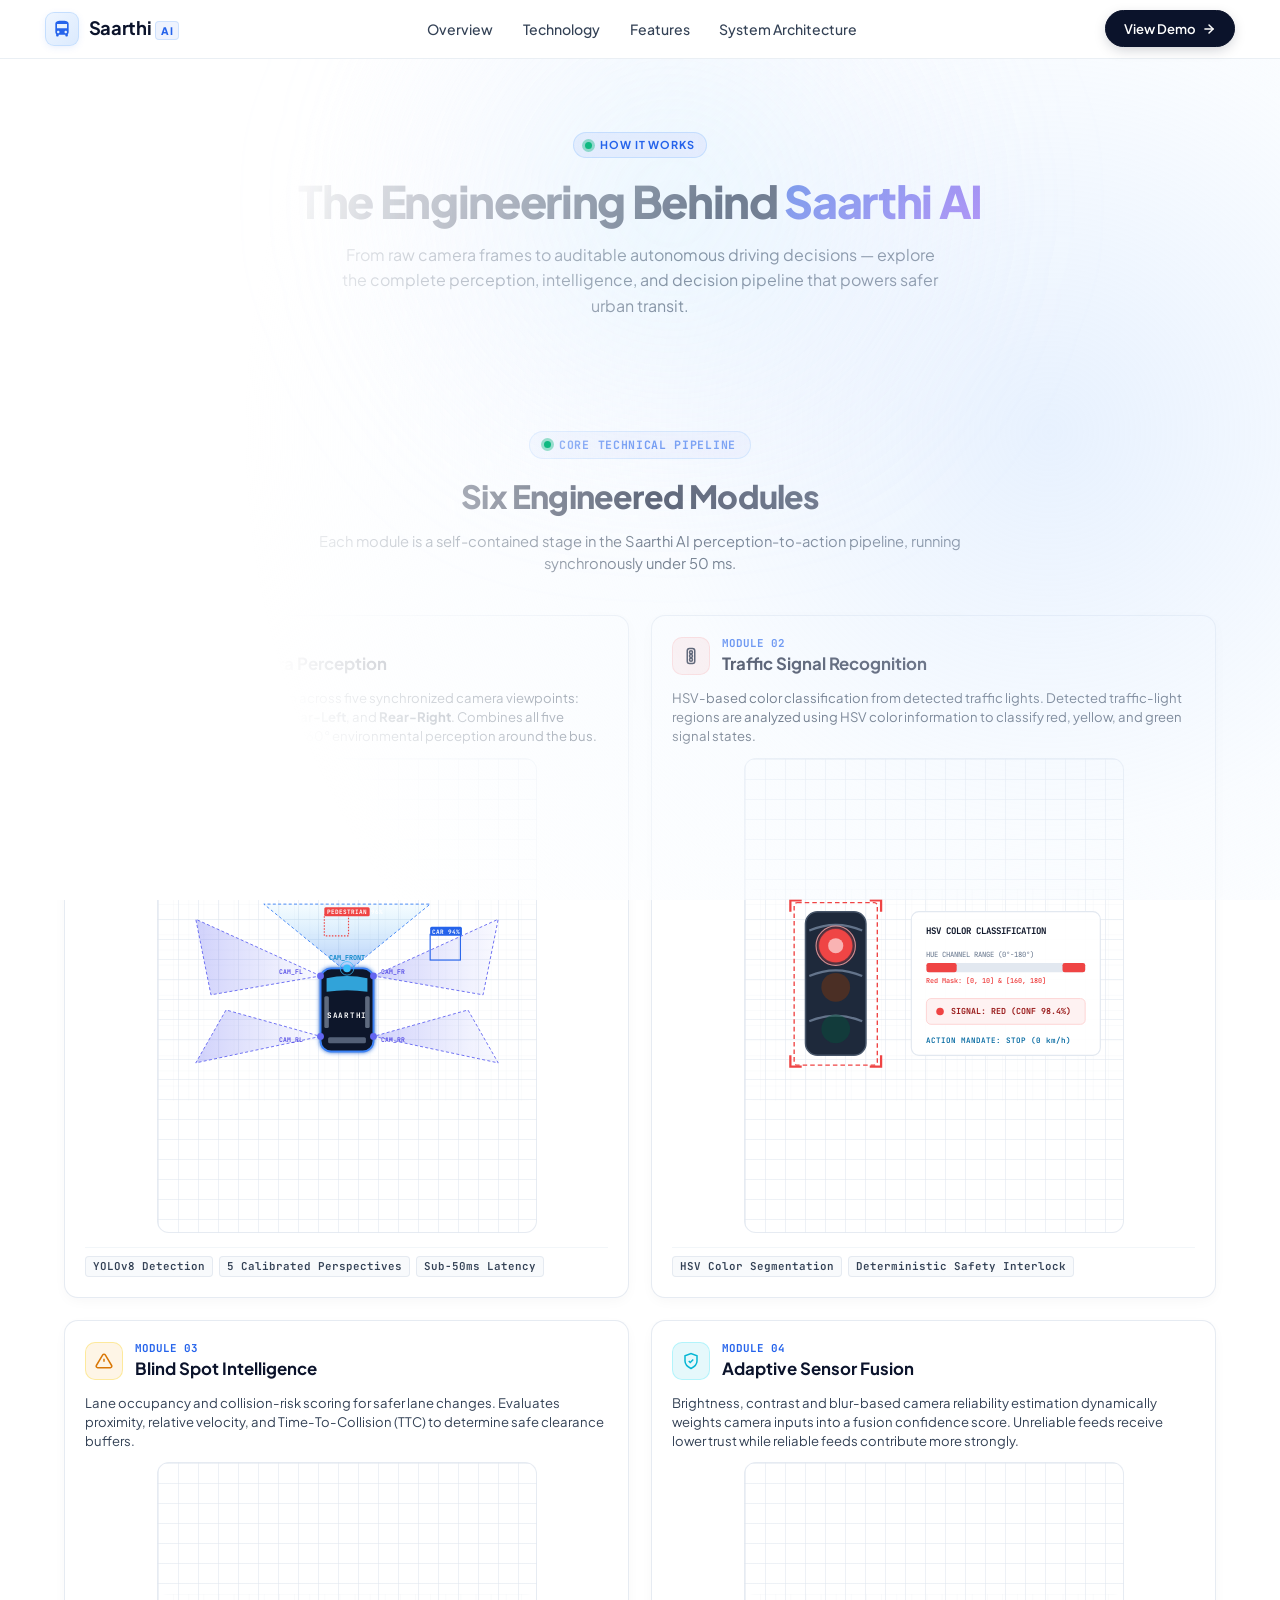
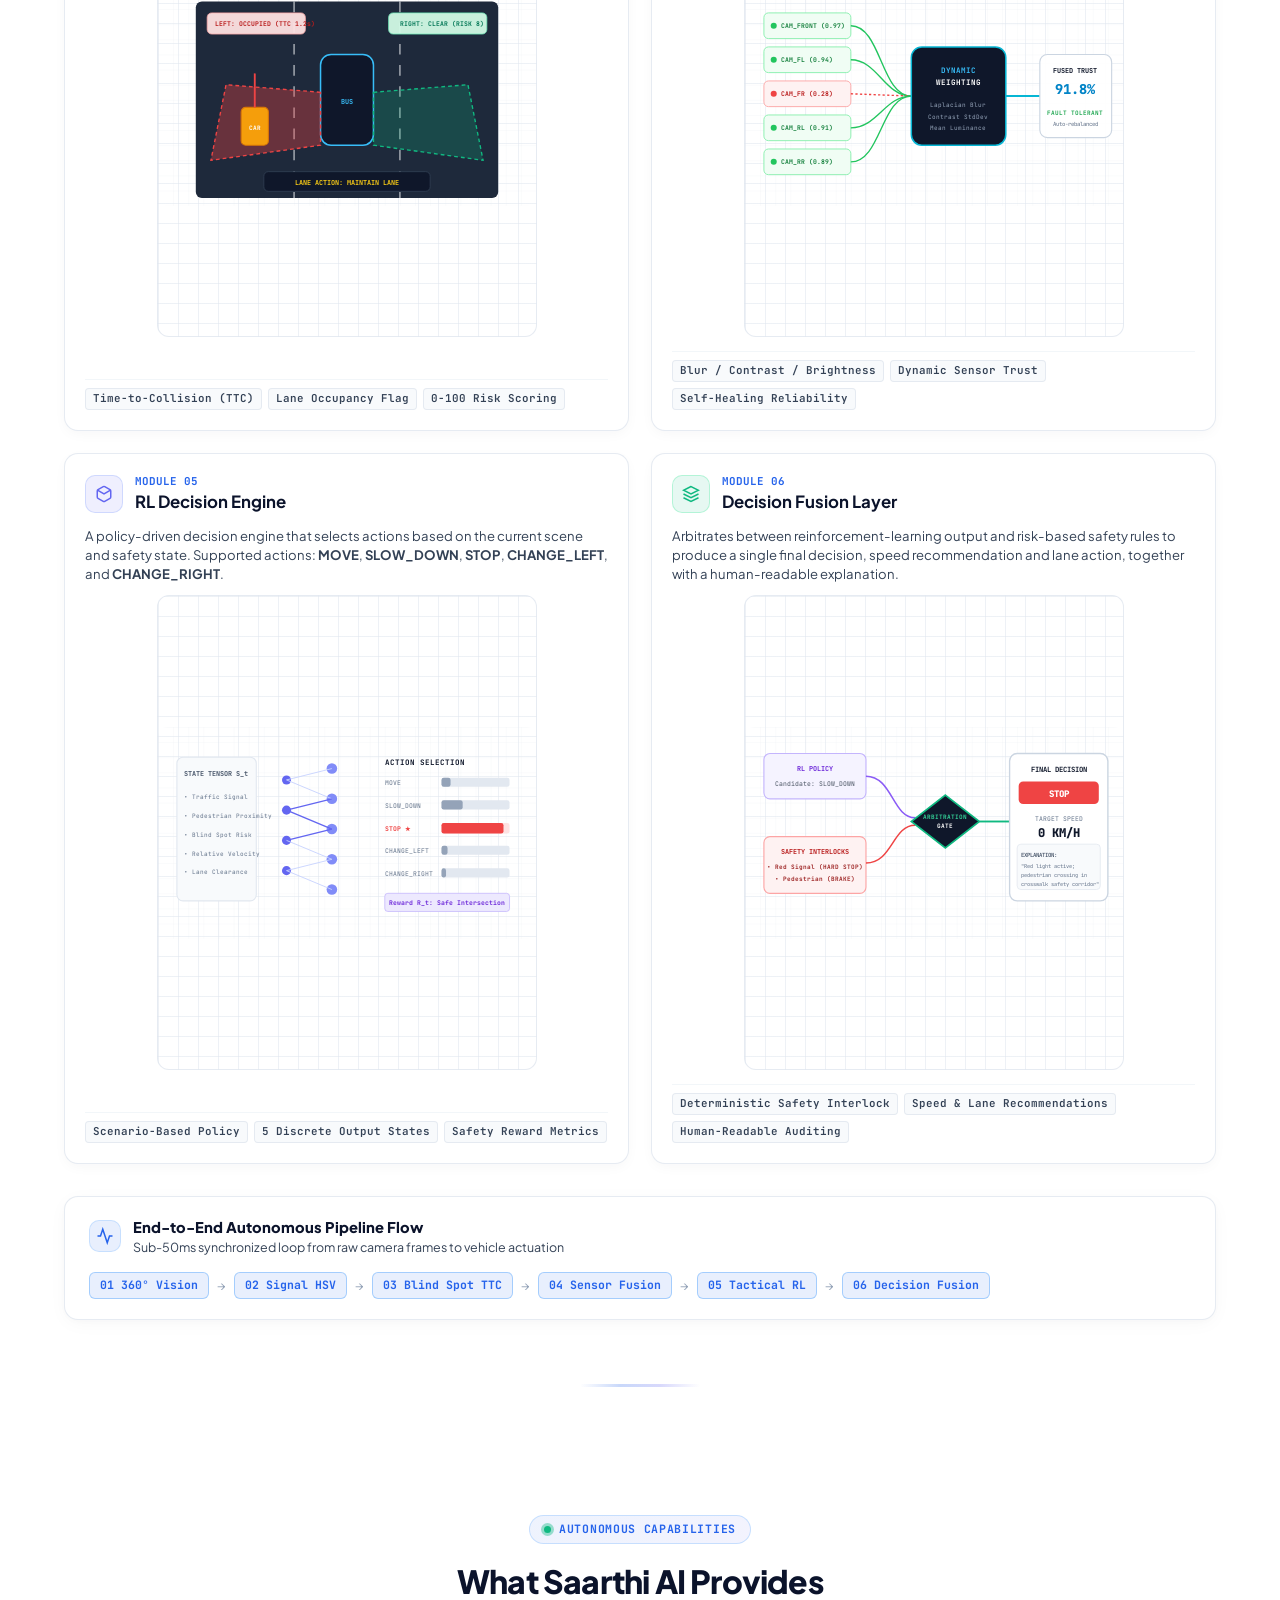
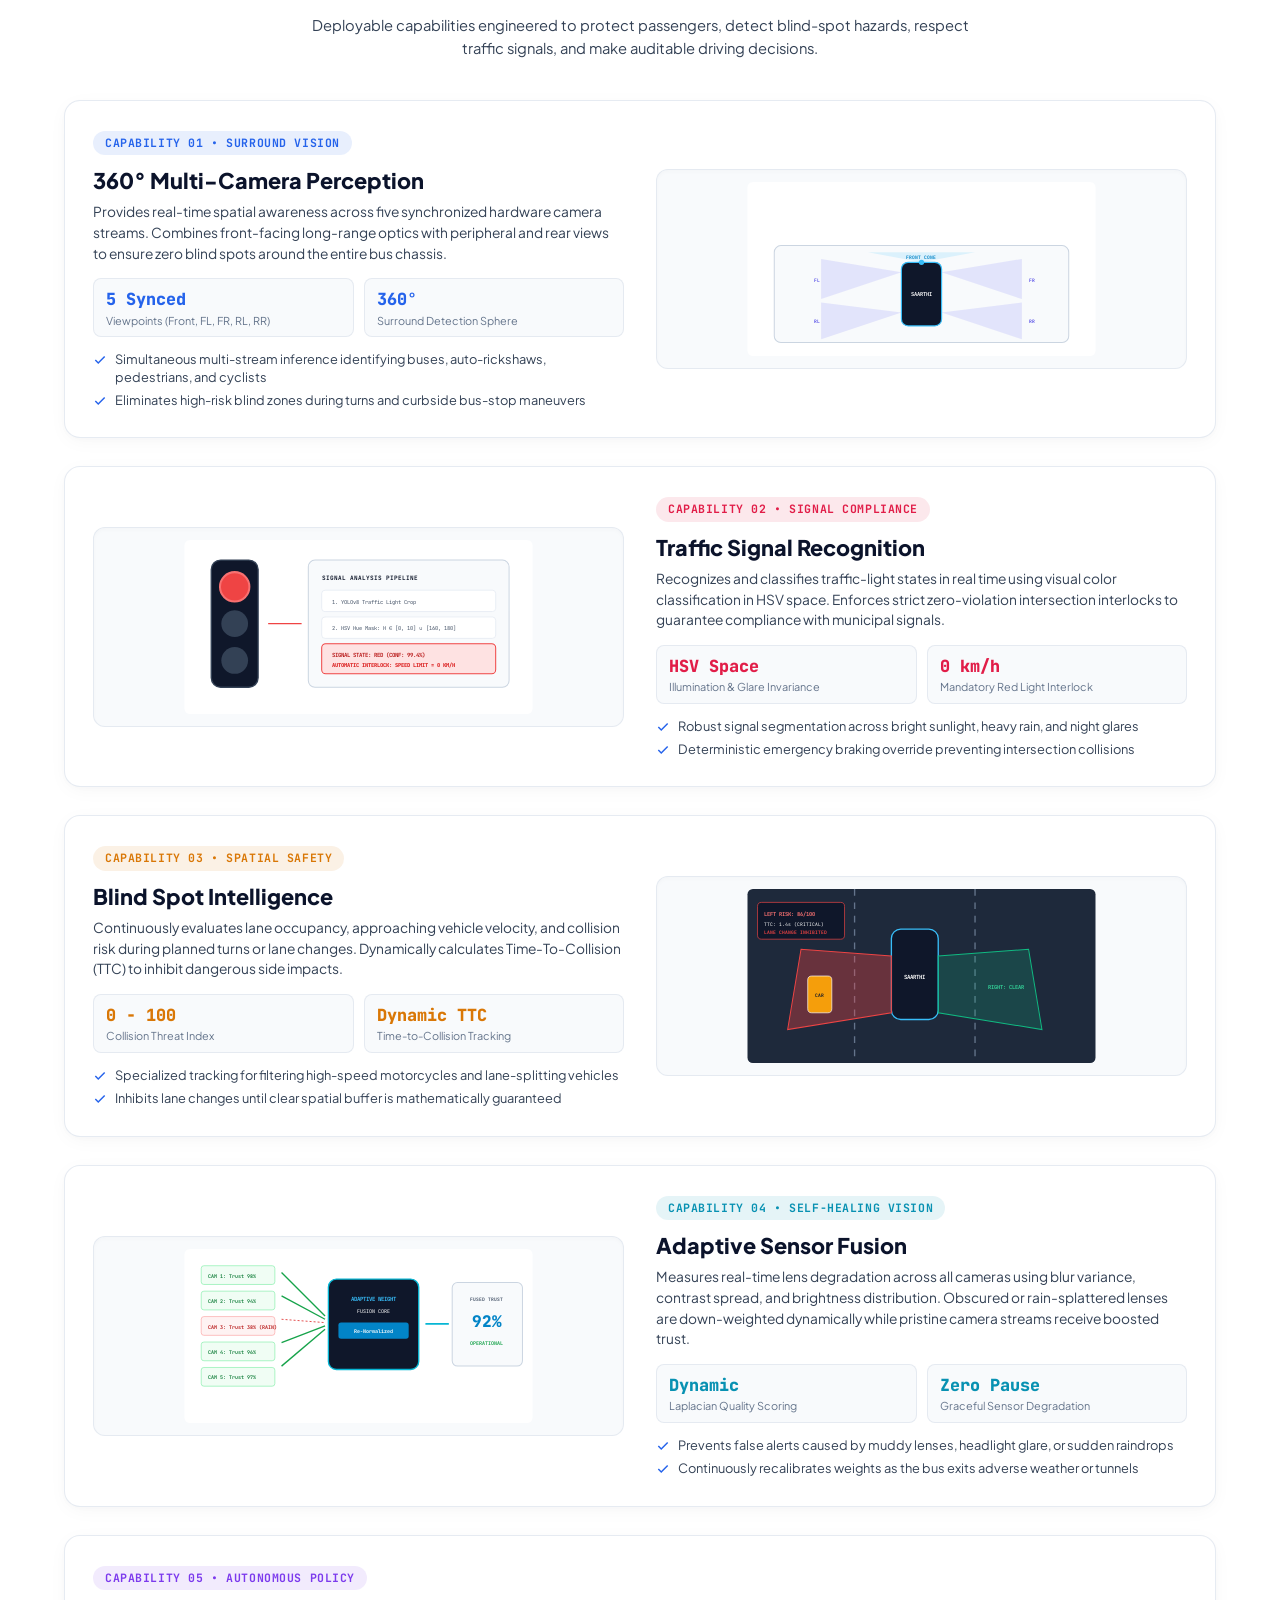
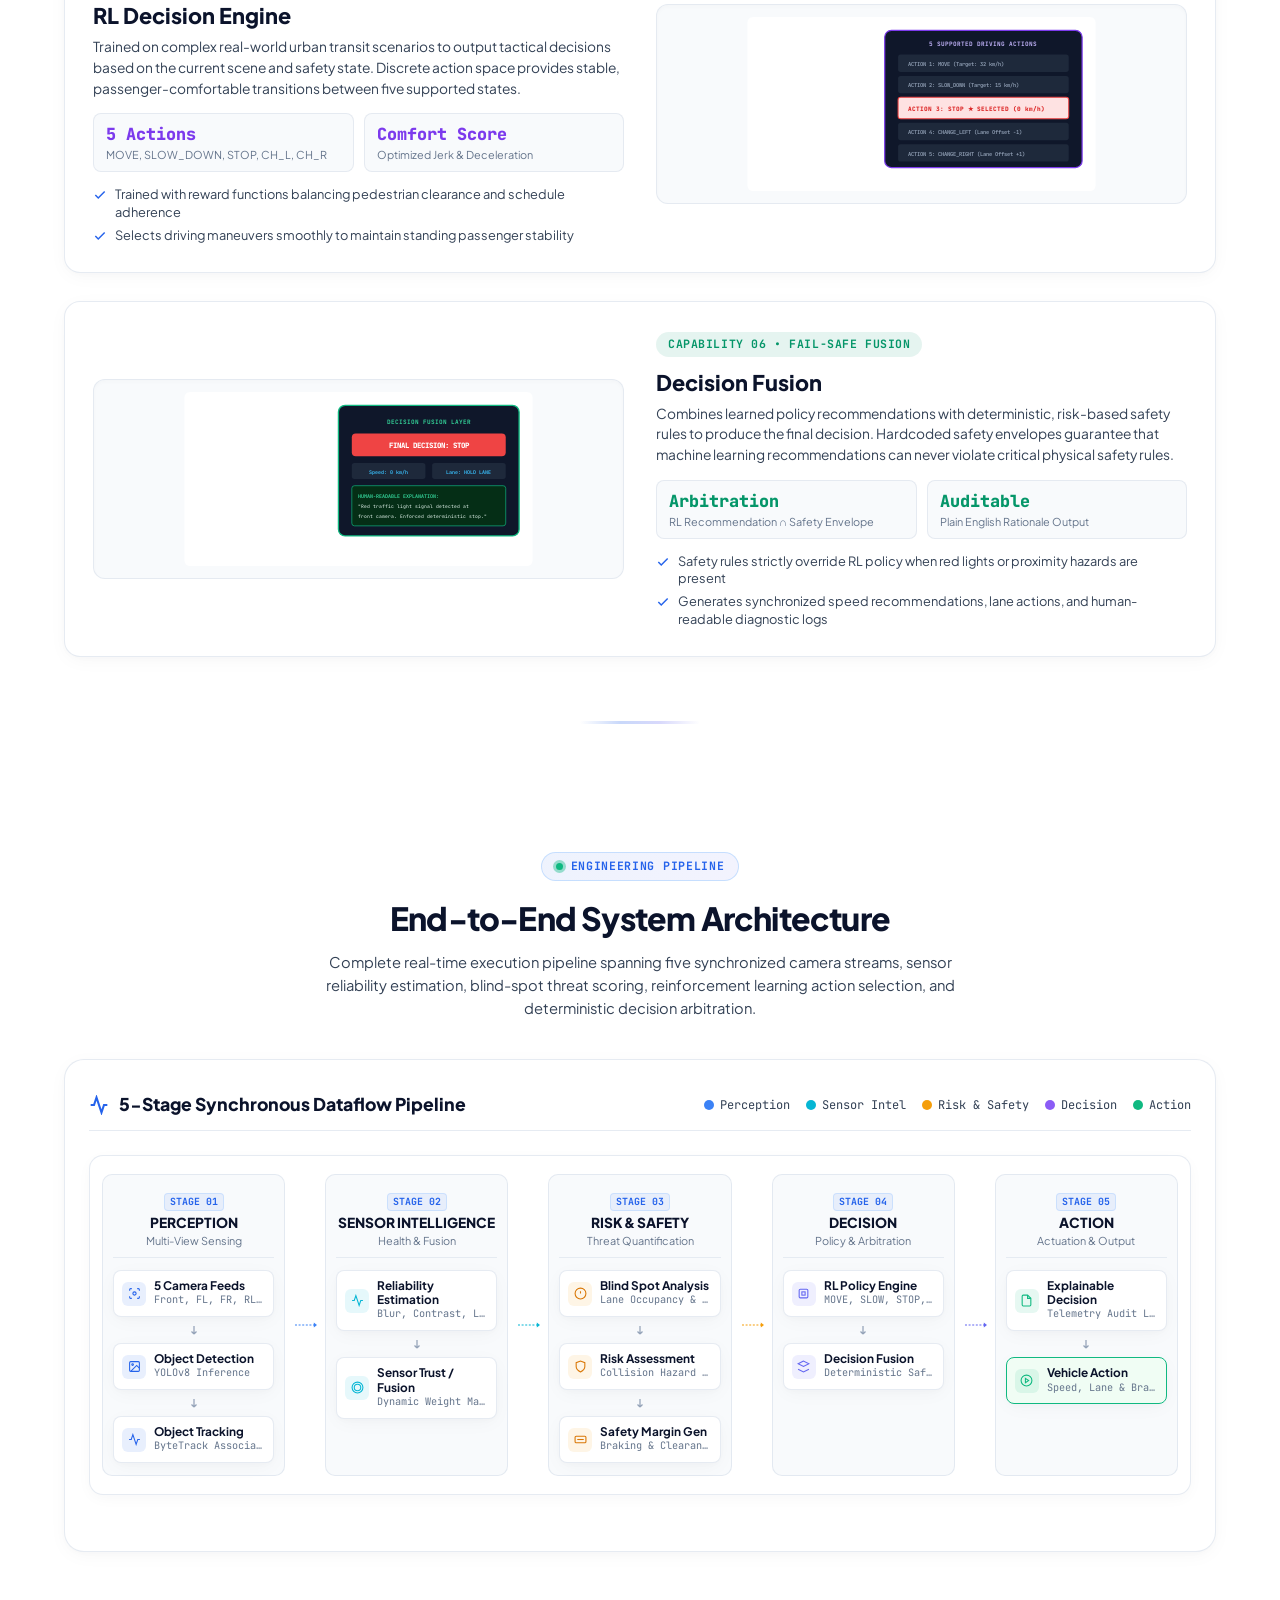
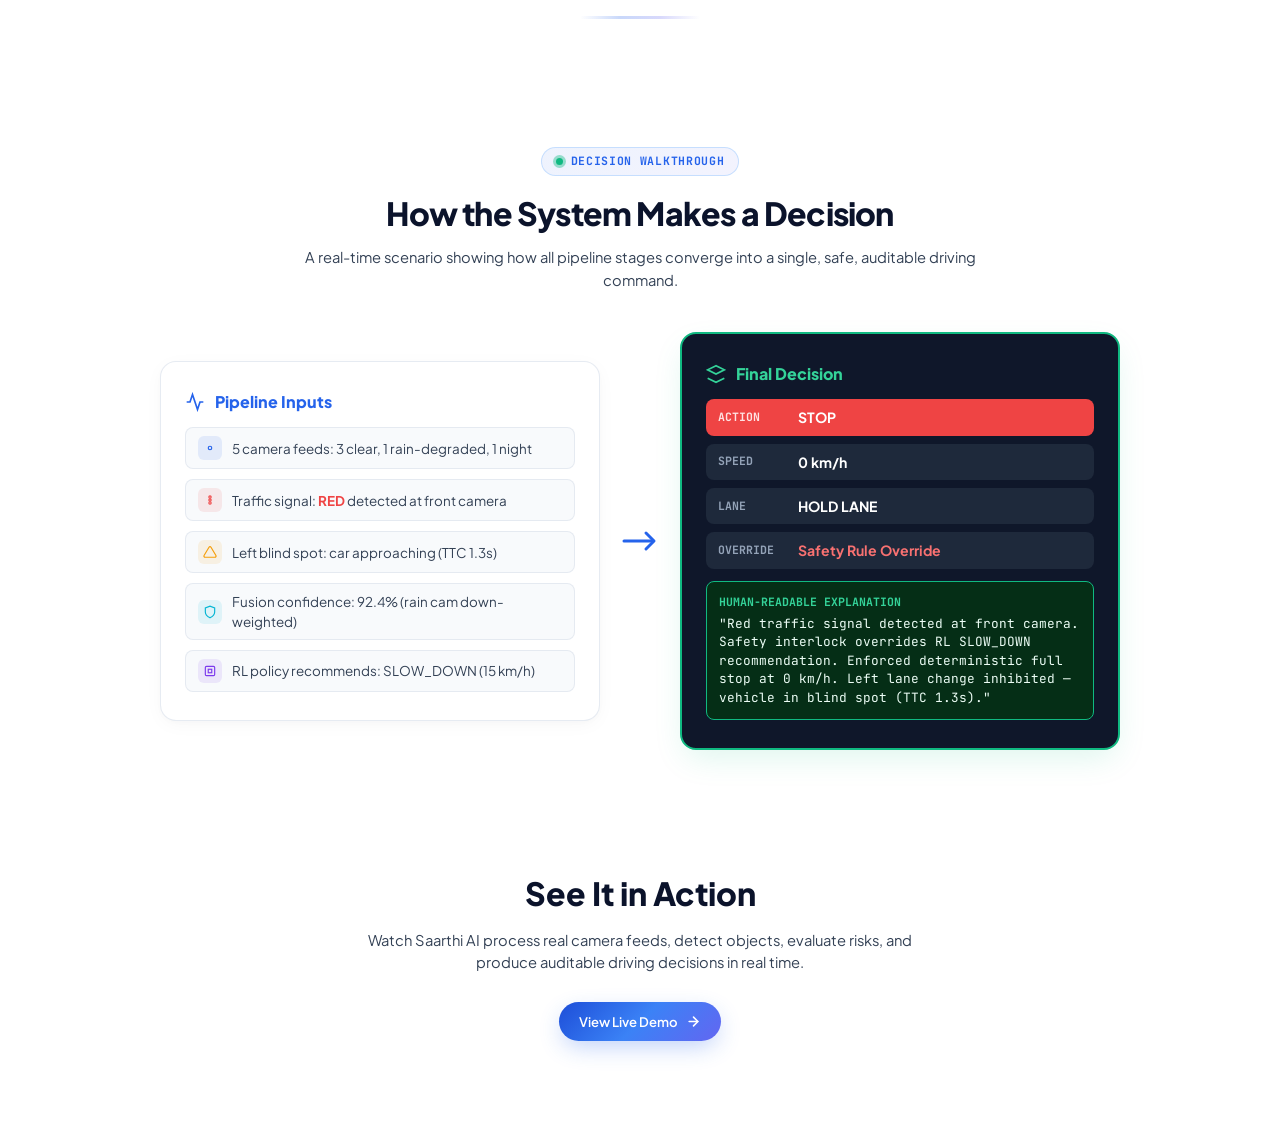
<file: web_flask/static/how-it-works.html>
<!DOCTYPE html>
<html lang="en" class="standalone-page-html">
<head>
  <meta charset="UTF-8">
  <meta name="viewport" content="width=device-width, initial-scale=1.0">
  <title>Saarthi AI — How It Works</title>
  <meta name="description" content="Discover the complete Saarthi AI pipeline: 360° perception, traffic signal recognition, blind-spot intelligence, adaptive sensor fusion, reinforcement learning decisions, and fail-safe decision fusion.">
  <link rel="icon" href="data:image/svg+xml,<svg xmlns=%22http://www.w3.org/2000/svg%22 viewBox=%220 0 24 24%22 fill=%22%232563eb%22><path d=%22M4 16c0 .88.39 1.67 1 2.22V20c0 .55.45 1 1 1h1c.55 0 1-.45 1-1v-1h8v1c0 .55.45 1 1 1h1c.55 0 1-.45 1-1v-1.78c.61-.55 1-1.34 1-2.22V6c0-3.5-3.58-4-8-4s-8 .5-8 4v10zm3.5 1c-.83 0-1.5-.67-1.5-1.5S6.67 14 7.5 14s1.5.67 1.5 1.5S8.33 17 7.5 17zm9 0c-.83 0-1.5-.67-1.5-1.5s.67-1.5 1.5-1.5 1.5.67 1.5 1.5-.67 1.5-1.5 1.5zm1.5-6H6V6h12v5z%22/></svg>">
  <link rel="preconnect" href="https://fonts.googleapis.com">
  <link rel="preconnect" href="https://fonts.gstatic.com" crossorigin>
  <link href="https://fonts.googleapis.com/css2?family=JetBrains+Mono:wght@400;500;600;700&family=Plus+Jakarta+Sans:wght@300;400;500;600;700;800&display=swap" rel="stylesheet">
  <link rel="stylesheet" href="css/style.css">
  <style>
    /* ================================================================
       HOW IT WORKS — SINGLE CONTINUOUS PAGE STYLES
       ================================================================ */

    /* Sticky navbar on this page */
    .navbar {
      position: sticky;
      top: 0;
      z-index: 1000;
    }

    /* Section anchors offset for sticky nav */
    .hiw-section {
      scroll-margin-top: 72px;
    }

    /* Page hero / intro */
    .hiw-hero {
      text-align: center;
      padding: 72px 24px 48px;
      max-width: 760px;
      margin: 0 auto;
    }
    .hiw-hero h1 {
      font-size: clamp(2rem, 3.5vw, 2.8rem);
      font-weight: 800;
      color: var(--text-primary);
      letter-spacing: -0.03em;
      line-height: 1.1;
      margin-bottom: 16px;
    }
    .hiw-hero h1 .gradient-text {
      display: inline;
    }
    .hiw-hero p {
      font-size: 1rem;
      color: var(--text-secondary);
      line-height: 1.6;
      max-width: 600px;
      margin: 0 auto;
    }

    /* Section Header (reusable) */
    .section-header {
      text-align: center;
      max-width: 680px;
      margin: 0 auto 40px;
      padding-top: 64px;
    }
    .section-header .section-label {
      display: inline-flex;
      align-items: center;
      gap: 8px;
      padding: 5px 14px;
      background: var(--grad-badge);
      border: 1px solid rgba(191, 219, 254, 0.85);
      border-radius: 9999px;
      font-family: var(--font-mono);
      font-size: 0.72rem;
      font-weight: 700;
      color: var(--accent-blue);
      text-transform: uppercase;
      letter-spacing: 0.06em;
      margin-bottom: 14px;
    }
    .section-header h2 {
      font-size: clamp(1.6rem, 2.5vw, 2.2rem);
      font-weight: 800;
      color: var(--text-primary);
      letter-spacing: -0.025em;
      margin-bottom: 10px;
    }
    .section-header p {
      font-size: 0.92rem;
      color: var(--text-secondary);
      line-height: 1.55;
    }

    /* Content wrapper */
    .hiw-content {
      max-width: 1200px;
      margin: 0 auto;
      padding: 0 24px;
    }

    /* Divider between major sections */
    .section-divider {
      width: 100%;
      max-width: 120px;
      height: 3px;
      margin: 64px auto;
      background: linear-gradient(90deg, transparent, rgba(37, 99, 235, 0.25), rgba(99, 102, 241, 0.25), transparent);
      border-radius: 2px;
    }

    /* ================================================================
       TECHNOLOGY MODULE CARDS (2-col grid)
       ================================================================ */
    .tech-modules-grid {
      display: grid;
      grid-template-columns: repeat(2, 1fr);
      gap: 22px;
    }
    @media (max-width: 800px) {
      .tech-modules-grid {
        grid-template-columns: 1fr;
      }
    }

    /* ================================================================
       FEATURES — Alternating rows
       ================================================================ */
    .feature-showcase-row {
      display: flex;
      align-items: center;
      gap: 32px;
      margin-bottom: 28px;
      background: #ffffff;
      border: 1px solid var(--border-subtle);
      border-radius: 16px;
      padding: 28px 28px;
      box-shadow: var(--shadow-subtle);
      transition: all 0.25s ease;
    }
    .feature-showcase-row:hover {
      box-shadow: 0 12px 28px -6px rgba(37, 99, 235, 0.08);
      border-color: rgba(37, 99, 235, 0.25);
    }
    .feature-showcase-row.reverse {
      flex-direction: row-reverse;
    }
    .feature-content-col {
      flex: 1 1 50%;
    }
    .feature-visual-col {
      flex: 1 1 50%;
    }
    .feature-category-tag {
      display: inline-flex;
      align-items: center;
      gap: 6px;
      padding: 4px 12px;
      border-radius: 9999px;
      font-size: 0.72rem;
      font-weight: 700;
      font-family: var(--font-mono);
      text-transform: uppercase;
      letter-spacing: 0.05em;
      margin-bottom: 12px;
    }
    .tag-blue { background: rgba(37, 99, 235, 0.1); color: #2563eb; }
    .tag-rose { background: rgba(225, 29, 72, 0.1); color: #e11d48; }
    .tag-amber { background: rgba(217, 119, 6, 0.1); color: #d97706; }
    .tag-cyan { background: rgba(8, 145, 178, 0.1); color: #0891b2; }
    .tag-violet { background: rgba(124, 58, 237, 0.1); color: #7c3aed; }
    .tag-emerald { background: rgba(5, 150, 105, 0.1); color: #059669; }

    .feature-heading {
      font-size: 1.35rem;
      font-weight: 800;
      color: var(--text-primary);
      margin-bottom: 8px;
      line-height: 1.25;
    }
    .feature-summary {
      font-size: 0.86rem;
      color: var(--text-secondary);
      line-height: 1.5;
      margin-bottom: 14px;
    }
    .feature-metrics-grid {
      display: grid;
      grid-template-columns: repeat(2, 1fr);
      gap: 10px;
      margin-bottom: 14px;
    }
    .feature-metric-card {
      background: #f8fafc;
      border: 1px solid var(--border-subtle);
      border-radius: 8px;
      padding: 8px 12px;
    }
    .metric-val {
      font-size: 1.05rem;
      font-weight: 800;
      font-family: var(--font-mono);
      color: var(--text-primary);
    }
    .metric-lbl {
      font-size: 0.68rem;
      color: var(--text-muted);
      margin-top: 1px;
    }
    .feature-bullet-list {
      list-style: none;
      padding: 0;
      margin: 0;
      display: flex;
      flex-direction: column;
      gap: 6px;
    }
    .feature-bullet-list li {
      display: flex;
      align-items: flex-start;
      gap: 8px;
      font-size: 0.8rem;
      color: var(--text-secondary);
      line-height: 1.35;
    }
    .feature-bullet-list li svg {
      width: 14px;
      height: 14px;
      color: var(--accent-blue);
      flex-shrink: 0;
      margin-top: 2px;
    }
    .feature-graphic-wrapper {
      background: #f8fafc;
      border: 1px solid var(--border-subtle);
      border-radius: 12px;
      padding: 12px;
      height: 200px;
      display: flex;
      align-items: center;
      justify-content: center;
      overflow: hidden;
      box-shadow: inset 0 2px 4px rgba(0, 0, 0, 0.02);
    }
    .feature-graphic-wrapper .tech-svg {
      width: 100%;
      height: 100%;
      object-fit: contain;
    }
    @media (max-width: 900px) {
      .feature-showcase-row,
      .feature-showcase-row.reverse {
        flex-direction: column;
        gap: 24px;
        padding: 24px;
      }
    }

    /* ================================================================
       ARCHITECTURE — Pipeline flow
       ================================================================ */
    .arch-flow-diagram-wrapper {
      background: #ffffff;
      border: 1px solid var(--border-subtle);
      border-radius: 20px;
      padding: 32px 24px;
      box-shadow: var(--shadow-subtle);
      margin-bottom: 48px;
    }
    .arch-stage-banner {
      display: flex;
      align-items: center;
      justify-content: space-between;
      margin-bottom: 24px;
      padding-bottom: 12px;
      border-bottom: 1px solid var(--border-subtle);
      flex-wrap: wrap;
      gap: 12px;
    }
    .arch-stage-banner-title {
      font-size: 1.1rem;
      font-weight: 800;
      color: var(--text-primary);
      display: flex;
      align-items: center;
      gap: 10px;
    }
    .arch-legend-bar {
      display: flex;
      gap: 16px;
      align-items: center;
      flex-wrap: wrap;
    }
    .legend-item {
      display: flex;
      align-items: center;
      gap: 6px;
      font-size: 0.75rem;
      font-family: var(--font-mono);
      color: var(--text-secondary);
    }
    .legend-dot {
      width: 10px;
      height: 10px;
      border-radius: 50%;
    }
    .legend-dot.blue { background: #3b82f6; }
    .legend-dot.cyan { background: #06b6d4; }
    .legend-dot.amber { background: #f59e0b; }
    .legend-dot.violet { background: #8b5cf6; }
    .legend-dot.emerald { background: #10b981; }

    /* ================================================================
       DECISION PROCESS — How the system decides
       ================================================================ */
    .decision-flow-wrapper {
      display: grid;
      grid-template-columns: 1fr 80px 1fr;
      gap: 0;
      align-items: center;
      max-width: 960px;
      margin: 0 auto 48px;
    }
    @media (max-width: 800px) {
      .decision-flow-wrapper {
        grid-template-columns: 1fr;
        gap: 16px;
      }
      .decision-flow-arrow { display: none; }
    }
    .decision-input-card {
      background: #ffffff;
      border: 1px solid var(--border-subtle);
      border-radius: 16px;
      padding: 28px 24px;
      box-shadow: var(--shadow-subtle);
    }
    .decision-input-card h3 {
      font-size: 1rem;
      font-weight: 800;
      margin-bottom: 14px;
      display: flex;
      align-items: center;
      gap: 10px;
    }
    .decision-input-list {
      list-style: none;
      padding: 0;
      margin: 0;
      display: flex;
      flex-direction: column;
      gap: 10px;
    }
    .decision-input-list li {
      display: flex;
      align-items: center;
      gap: 10px;
      font-size: 0.84rem;
      color: var(--text-secondary);
      padding: 8px 12px;
      background: #f8fafc;
      border: 1px solid var(--border-subtle);
      border-radius: 8px;
    }
    .decision-input-list li .input-icon {
      width: 24px;
      height: 24px;
      border-radius: 6px;
      display: flex;
      align-items: center;
      justify-content: center;
      flex-shrink: 0;
    }
    .decision-input-list li .input-icon svg {
      width: 14px;
      height: 14px;
    }
    .decision-flow-arrow {
      display: flex;
      align-items: center;
      justify-content: center;
    }
    .decision-flow-arrow svg {
      width: 48px;
      height: 48px;
      color: var(--accent-blue);
    }
    .decision-output-card {
      background: #0f172a;
      border: 2px solid var(--accent-emerald);
      border-radius: 16px;
      padding: 28px 24px;
      box-shadow: 0 12px 32px -6px rgba(16, 185, 129, 0.15);
    }
    .decision-output-card h3 {
      color: #34d399;
      font-size: 1rem;
      font-weight: 800;
      margin-bottom: 14px;
      display: flex;
      align-items: center;
      gap: 10px;
    }
    .decision-output-item {
      display: flex;
      align-items: center;
      gap: 10px;
      padding: 8px 12px;
      margin-bottom: 8px;
      background: #1e293b;
      border-radius: 8px;
    }
    .decision-output-item .output-label {
      font-size: 0.72rem;
      font-family: var(--font-mono);
      font-weight: 700;
      color: #94a3b8;
      min-width: 70px;
    }
    .decision-output-item .output-value {
      font-size: 0.88rem;
      font-weight: 700;
      color: #ffffff;
    }
    .decision-output-item.highlight {
      background: #ef4444;
    }
    .decision-output-item.highlight .output-label {
      color: #fee2e2;
    }
    .decision-explanation {
      margin-top: 12px;
      padding: 12px;
      background: #052e16;
      border: 1px solid #10b981;
      border-radius: 8px;
    }
    .decision-explanation .explanation-title {
      font-family: var(--font-mono);
      font-size: 0.72rem;
      font-weight: 700;
      color: #34d399;
      margin-bottom: 4px;
    }
    .decision-explanation p {
      font-size: 0.8rem;
      color: #ecfdf5;
      line-height: 1.45;
      font-family: var(--font-mono);
    }

    /* CTA Banner */
    .hiw-cta-banner {
      text-align: center;
      padding: 72px 24px 80px;
      max-width: 640px;
      margin: 0 auto;
    }
    .hiw-cta-banner h2 {
      font-size: clamp(1.5rem, 2.5vw, 2rem);
      font-weight: 800;
      color: var(--text-primary);
      margin-bottom: 12px;
    }
    .hiw-cta-banner p {
      font-size: 0.92rem;
      color: var(--text-secondary);
      margin-bottom: 28px;
      line-height: 1.55;
    }

    /* Smooth scroll behavior */
    html {
      scroll-behavior: smooth;
    }

    /* Active nav highlight via JS */
    .nav-link.section-active {
      color: var(--accent-blue) !important;
    }
    .nav-link.section-active::after {
      width: 100% !important;
    }
  </style>
</head>
<body class="standalone-page">
  <div class="page-background"></div>

  <!-- ====================================================================
       STICKY NAVBAR
       ==================================================================== -->
  <header class="navbar">
    <a href="/" class="nav-brand">
      <div class="brand-icon-wrapper">
        <svg viewBox="0 0 24 24" fill="currentColor">
          <path d="M4 16c0 .88.39 1.67 1 2.22V20c0 .55.45 1 1 1h1c.55 0 1-.45 1-1v-1h8v1c0 .55.45 1 1 1h1c.55 0 1-.45 1-1v-1.78c.61-.55 1-1.34 1-2.22V6c0-3.5-3.58-4-8-4s-8 .5-8 4v10zm3.5 1c-.83 0-1.5-.67-1.5-1.5S6.67 14 7.5 14s1.5.67 1.5 1.5S8.33 17 7.5 17zm9 0c-.83 0-1.5-.67-1.5-1.5s.67-1.5 1.5-1.5 1.5.67 1.5 1.5-.67 1.5-1.5 1.5zm1.5-6H6V6h12v5z"/>
        </svg>
      </div>
      <span class="brand-text">Saarthi <span class="brand-ai-badge">AI</span></span>
    </a>

    <nav>
      <ul class="nav-links">
        <li><a href="/" class="nav-link">Overview</a></li>
        <li><a href="#technology" class="nav-link hiw-nav" data-section="technology">Technology</a></li>
        <li><a href="#features" class="nav-link hiw-nav" data-section="features">Features</a></li>
        <li><a href="#architecture" class="nav-link hiw-nav" data-section="architecture">System Architecture</a></li>
      </ul>
    </nav>

    <div class="nav-actions">
      <a href="/demo" class="btn-nav-demo">
        <span>View Demo</span>
        <svg viewBox="0 0 24 24" fill="none" stroke="currentColor" stroke-width="2.5" stroke-linecap="round" stroke-linejoin="round">
          <line x1="5" y1="12" x2="19" y2="12"></line>
          <polyline points="12 5 19 12 12 19"></polyline>
        </svg>
      </a>
    </div>
  </header>

  <!-- ====================================================================
       PAGE HERO
       ==================================================================== -->
  <div class="hiw-hero">
    <div class="hero-badge" style="margin: 0 auto 18px;">
      <span class="pulse-dot"></span>
      <span class="badge-text">HOW IT WORKS</span>
    </div>
    <h1>The Engineering Behind <span class="gradient-text">Saarthi AI</span></h1>
    <p>From raw camera frames to auditable autonomous driving decisions — explore the complete perception, intelligence, and decision pipeline that powers safer urban transit.</p>
  </div>

  <!-- ====================================================================
       SECTION 1: TECHNOLOGY
       ==================================================================== -->
  <section id="technology" class="hiw-section">
    <div class="hiw-content">
      <div class="section-header">
        <span class="section-label">
          <span class="pulse-dot"></span>
          CORE TECHNICAL PIPELINE
        </span>
        <h2>Six Engineered Modules</h2>
        <p>Each module is a self-contained stage in the Saarthi AI perception-to-action pipeline, running synchronously under 50 ms.</p>
      </div>

      <!-- 6 Tech Module Cards in 2-col Grid -->
      <div class="tech-modules-grid">

        <!-- MODULE 01 — 360° MULTI-CAMERA PERCEPTION -->
        <article class="tech-card">
          <div class="tech-card-header">
            <div class="tech-icon-box blue">
              <svg viewBox="0 0 24 24" fill="none" stroke="currentColor" stroke-width="2">
                <circle cx="12" cy="12" r="3"></circle>
                <path d="M19.4 15a1.65 1.65 0 0 0 .33 1.82l.06.06a2 2 0 0 1 0 2.83 2 2 0 0 1-2.83 0l-.06-.06a1.65 1.65 0 0 0-1.82-.33 1.65 1.65 0 0 0-1 1.51V21a2 2 0 0 1-2 2 2 2 0 0 1-2-2v-.09A1.65 1.65 0 0 0 9 19.4a1.65 1.65 0 0 0-1.82.33l-.06.06a2 2 0 0 1-2.83 0 2 2 0 0 1 0-2.83l.06-.06a1.65 1.65 0 0 0 .33-1.82 1.65 1.65 0 0 0-1.51-1H3a2 2 0 0 1-2-2 2 2 0 0 1 2-2h.09A1.65 1.65 0 0 0 4.6 9a1.65 1.65 0 0 0-.33-1.82l-.06-.06a2 2 0 0 1 0-2.83 2 2 0 0 1 2.83 0l.06.06a1.65 1.65 0 0 0 1.82.33H9a1.65 1.65 0 0 0 1-1.51V3a2 2 0 0 1 2-2 2 2 0 0 1 2 2v.09a1.65 1.65 0 0 0 1 1.51 1.65 1.65 0 0 0 1.82-.33l.06-.06a2 2 0 0 1 2.83 0 2 2 0 0 1 0 2.83l-.06.06a1.65 1.65 0 0 0-.33 1.82V9a1.65 1.65 0 0 0 1.51 1H21a2 2 0 0 1 2 2 2 2 0 0 1-2 2h-.09a1.65 1.65 0 0 0-1.51 1z"></path>
              </svg>
            </div>
            <div>
              <div class="tech-tag">Module 01</div>
              <h2 class="tech-title">360° Multi-Camera Perception</h2>
            </div>
          </div>
          <p class="tech-desc">
            YOLOv8-based object detection across five synchronized camera viewpoints: <strong>Front</strong>, <strong>Front-Left</strong>, <strong>Front-Right</strong>, <strong>Rear-Left</strong>, and <strong>Rear-Right</strong>. Combines all five viewpoints to provide continuous 360° environmental perception around the bus.
          </p>
          <div class="tech-visual-container">
          <svg viewBox="0 0 500 280" class="tech-svg" preserveAspectRatio="xMidYMid meet">
            <defs>
              <linearGradient id="coneGradFront" x1="0%" y1="100%" x2="0%" y2="0%">
                <stop offset="0%" stop-color="#2563eb" stop-opacity="0.35"/>
                <stop offset="100%" stop-color="#38bdf8" stop-opacity="0.05"/>
              </linearGradient>
              <linearGradient id="coneGradSide" x1="0%" y1="50%" x2="100%" y2="50%">
                <stop offset="0%" stop-color="#6366f1" stop-opacity="0.3"/>
                <stop offset="100%" stop-color="#818cf8" stop-opacity="0.05"/>
              </linearGradient>
              <filter id="glowLight" x="-20%" y="-20%" width="140%" height="140%">
                <feGaussianBlur stdDeviation="3" result="blur"/>
                <feComposite in="SourceGraphic" in2="blur" operator="over"/>
              </filter>
            </defs>

            <!-- Background Tech Grid -->
            <pattern id="techGrid1" width="20" height="20" patternUnits="userSpaceOnUse">
              <path d="M 20 0 L 0 0 0 20" fill="none" stroke="rgba(226, 232, 240, 0.6)" stroke-width="0.7"/>
            </pattern>
            <rect width="100%" height="100%" fill="url(#techGrid1)" rx="12"/>

            <!-- 5 Camera FOV Cones -->
            <!-- Front Camera Cone -->
            <polygon points="250,110 140,20 360,20" fill="url(#coneGradFront)" stroke="#3b82f6" stroke-width="1.2" stroke-dasharray="4,3"/>
            <!-- Front-Left Cone -->
            <polygon points="215,115 50,40 70,140" fill="url(#coneGradSide)" stroke="#6366f1" stroke-width="1.2" stroke-dasharray="4,3"/>
            <!-- Front-Right Cone -->
            <polygon points="285,115 450,40 430,140" fill="url(#coneGradSide)" stroke="#6366f1" stroke-width="1.2" stroke-dasharray="4,3"/>
            <!-- Rear-Left Cone -->
            <polygon points="215,195 50,230 90,160" fill="url(#coneGradSide)" stroke="#6366f1" stroke-width="1.2" stroke-dasharray="4,3"/>
            <!-- Rear-Right Cone -->
            <polygon points="285,195 450,230 410,160" fill="url(#coneGradSide)" stroke="#6366f1" stroke-width="1.2" stroke-dasharray="4,3"/>

            <!-- Central Bus Chassis (Top-Down) -->
            <rect x="215" y="105" width="70" height="110" rx="14" fill="#0f172a" stroke="#3b82f6" stroke-width="2.5" filter="url(#glowLight)"/>
            <!-- Bus Windshield & Glass Roof -->
            <path d="M 223 118 Q 250 112 277 118 L 277 136 Q 250 132 223 136 Z" fill="#38bdf8" opacity="0.85"/>
            <!-- Side Windows -->
            <rect x="220" y="142" width="6" height="42" rx="2" fill="#94a3b8" opacity="0.6"/>
            <rect x="274" y="142" width="6" height="42" rx="2" fill="#94a3b8" opacity="0.6"/>
            <!-- Rear Window -->
            <rect x="225" y="196" width="50" height="8" rx="2" fill="#64748b" opacity="0.8"/>
            <text x="250" y="170" fill="#ffffff" font-family="'JetBrains Mono', monospace" font-size="10" font-weight="700" text-anchor="middle" letter-spacing="1">SAARTHI</text>

            <!-- 5 Camera Nodes with Pulsing Indicators -->
            <!-- Front Cam -->
            <circle cx="250" cy="105" r="5" fill="#38bdf8"/>
            <circle cx="250" cy="105" r="9" fill="none" stroke="#38bdf8" stroke-width="1" class="pulse-ring-svg"/>
            <text x="250" y="94" fill="#0284c7" font-family="'JetBrains Mono', monospace" font-size="9" font-weight="600" text-anchor="middle">CAM_FRONT</text>

            <!-- Front-Left Cam -->
            <circle cx="215" cy="115" r="4.5" fill="#6366f1"/>
            <text x="160" y="112" fill="#4f46e5" font-family="'JetBrains Mono', monospace" font-size="8.5" font-weight="600">CAM_FL</text>

            <!-- Front-Right Cam -->
            <circle cx="285" cy="115" r="4.5" fill="#6366f1"/>
            <text x="295" y="112" fill="#4f46e5" font-family="'JetBrains Mono', monospace" font-size="8.5" font-weight="600">CAM_FR</text>

            <!-- Rear-Left Cam -->
            <circle cx="215" cy="195" r="4.5" fill="#6366f1"/>
            <text x="160" y="202" fill="#4f46e5" font-family="'JetBrains Mono', monospace" font-size="8.5" font-weight="600">CAM_RL</text>

            <!-- Rear-Right Cam -->
            <circle cx="285" cy="195" r="4.5" fill="#6366f1"/>
            <text x="295" y="202" fill="#4f46e5" font-family="'JetBrains Mono', monospace" font-size="8.5" font-weight="600">CAM_RR</text>

            <!-- Detected Bounding Boxes in FOV -->
            <!-- Pedestrian Ahead -->
            <rect x="220" y="34" width="32" height="28" fill="none" stroke="#ef4444" stroke-width="1.5" stroke-dasharray="2,2"/>
            <rect x="220" y="24" width="60" height="12" fill="#ef4444" rx="2"/>
            <text x="223" y="33" fill="#ffffff" font-family="'JetBrains Mono', monospace" font-size="8" font-weight="700">PEDESTRIAN 96%</text>

            <!-- Vehicle on Front-Right -->
            <rect x="360" y="60" width="40" height="34" fill="none" stroke="#2563eb" stroke-width="1.5"/>
            <rect x="360" y="50" width="42" height="12" fill="#2563eb" rx="2"/>
            <text x="363" y="59" fill="#ffffff" font-family="'JetBrains Mono', monospace" font-size="8" font-weight="700">CAR 94%</text>
          </svg>
        </div>
            <div class="tech-spec-bar">
            <span class="spec-pill">YOLOv8 Detection</span>
            <span class="spec-pill">5 Calibrated Perspectives</span>
            <span class="spec-pill">Sub-50ms Latency</span>
          </div>
        </article>

        <!-- MODULE 02 — TRAFFIC SIGNAL RECOGNITION -->
        <article class="tech-card">
          <div class="tech-card-header">
            <div class="tech-icon-box red">
              <svg viewBox="0 0 24 24" fill="none" stroke="currentColor" stroke-width="2">
                <rect x="7" y="2" width="10" height="20" rx="3" ry="3"></rect>
                <circle cx="12" cy="7" r="2"></circle>
                <circle cx="12" cy="12" r="2"></circle>
                <circle cx="12" cy="17" r="2"></circle>
              </svg>
            </div>
            <div>
              <div class="tech-tag">Module 02</div>
              <h2 class="tech-title">Traffic Signal Recognition</h2>
            </div>
          </div>
          <p class="tech-desc">
            HSV-based color classification from detected traffic lights. Detected traffic-light regions are analyzed using HSV color information to classify red, yellow, and green signal states.
          </p>
          <div class="tech-visual-container">
            <defs>
              <pattern id="techGrid1" width="20" height="20" patternUnits="userSpaceOnUse">
                <path d="M 20 0 L 0 0 0 20" fill="none" stroke="rgba(226, 232, 240, 0.6)" stroke-width="0.7"/>
              </pattern>
              <filter id="glowLight" x="-20%" y="-20%" width="140%" height="140%">
                <feGaussianBlur stdDeviation="3" result="blur"/>
                <feComposite in="SourceGraphic" in2="blur" operator="over"/>
              </filter>
              <marker id="redArrow" markerWidth="6" markerHeight="6" refX="3" refY="3" orient="auto">
                <path d="M 0 0 L 6 3 L 0 6 Z" fill="#ef4444"/>
              </marker>
            </defs>
          <svg viewBox="0 0 500 280" class="tech-svg" preserveAspectRatio="xMidYMid meet">
            <rect width="100%" height="100%" fill="url(#techGrid1)" rx="12"/>

            <!-- Traffic Signal Housing -->
            <rect x="80" y="30" width="80" height="190" rx="16" fill="#1e293b" stroke="#475569" stroke-width="2"/>
            <!-- Hood Visors -->
            <path d="M 85 55 Q 120 40 155 55" fill="none" stroke="#64748b" stroke-width="3"/>
            <path d="M 85 115 Q 120 100 155 115" fill="none" stroke="#64748b" stroke-width="3"/>
            <path d="M 85 175 Q 120 160 155 175" fill="none" stroke="#64748b" stroke-width="3"/>

            <!-- Lights: Red (Active), Amber (Inactive), Green (Inactive) -->
            <!-- Red Light Glowing -->
            <circle cx="120" cy="75" r="22" fill="#ef4444" filter="url(#glowLight)"/>
            <circle cx="120" cy="75" r="26" fill="none" stroke="#fca5a5" stroke-width="1.5" opacity="0.8"/>
            <circle cx="120" cy="75" r="10" fill="#fee2e2" opacity="0.7"/>

            <!-- Amber Light (Dim) -->
            <circle cx="120" cy="130" r="19" fill="#78350f" opacity="0.5"/>
            <!-- Green Light (Dim) -->
            <circle cx="120" cy="185" r="19" fill="#064e3b" opacity="0.5"/>

            <!-- CV Reticle & Bounding Box -->
            <rect x="65" y="18" width="110" height="215" rx="4" fill="none" stroke="#ef4444" stroke-width="1.8" stroke-dasharray="6,4"/>
            <!-- Corner Crosshairs -->
            <path d="M 60 30 L 60 15 L 75 15" fill="none" stroke="#ef4444" stroke-width="3"/>
            <path d="M 180 30 L 180 15 L 165 15" fill="none" stroke="#ef4444" stroke-width="3"/>
            <path d="M 60 220 L 60 235 L 75 235" fill="none" stroke="#ef4444" stroke-width="3"/>
            <path d="M 180 220 L 180 235 L 165 235" fill="none" stroke="#ef4444" stroke-width="3"/>

            <!-- CV Telemetry Panel (Right Side) -->
            <rect x="220" y="30" width="250" height="190" rx="10" fill="rgba(255,255,255,0.92)" stroke="#e2e8f0" stroke-width="1.5"/>
            <text x="240" y="60" fill="#0f172a" font-family="'JetBrains Mono', monospace" font-size="12" font-weight="700">HSV COLOR CLASSIFICATION</text>

            <!-- Hue Spectrum Visualization -->
            <text x="240" y="90" fill="#64748b" font-family="'JetBrains Mono', monospace" font-size="9.5">HUE CHANNEL RANGE (0°-180°)</text>
            <rect x="240" y="98" width="210" height="12" rx="4" fill="#e2e8f0"/>
            <rect x="240" y="98" width="40" height="12" rx="3" fill="#ef4444"/>
            <rect x="420" y="98" width="30" height="12" rx="3" fill="#ef4444"/>
            <text x="240" y="125" fill="#ef4444" font-family="'JetBrains Mono', monospace" font-size="9" font-weight="600">Red Mask: [0, 10] & [160, 180]</text>

            <!-- Classification Result Badge -->
            <rect x="240" y="145" width="210" height="34" rx="6" fill="#fef2f2" stroke="#fecaca" stroke-width="1"/>
            <circle cx="258" cy="162" r="5" fill="#ef4444"/>
            <text x="272" y="166" fill="#991b1b" font-family="'JetBrains Mono', monospace" font-size="11" font-weight="700">SIGNAL: RED (CONF 98.4%)</text>

            <!-- Action Mandate -->
            <text x="240" y="204" fill="#0369a1" font-family="'JetBrains Mono', monospace" font-size="10" font-weight="600">ACTION MANDATE: STOP (0 km/h)</text>
          </svg>
        </div>
            <div class="tech-spec-bar">
            <span class="spec-pill">HSV Color Segmentation</span>
            <span class="spec-pill">Deterministic Safety Interlock</span>
          </div>
        </article>

        <!-- MODULE 03 — BLIND SPOT INTELLIGENCE -->
        <article class="tech-card">
          <div class="tech-card-header">
            <div class="tech-icon-box amber">
              <svg viewBox="0 0 24 24" fill="none" stroke="currentColor" stroke-width="2">
                <path d="M10.29 3.86L1.82 18a2 2 0 0 0 1.71 3h16.94a2 2 0 0 0 1.71-3L13.71 3.86a2 2 0 0 0-3.42 0z"></path>
                <line x1="12" y1="9" x2="12" y2="13"></line>
                <line x1="12" y1="17" x2="12.01" y2="17"></line>
              </svg>
            </div>
            <div>
              <div class="tech-tag">Module 03</div>
              <h2 class="tech-title">Blind Spot Intelligence</h2>
            </div>
          </div>
          <p class="tech-desc">
            Lane occupancy and collision-risk scoring for safer lane changes. Evaluates proximity, relative velocity, and Time-To-Collision (TTC) to determine safe clearance buffers.
          </p>
          <div class="tech-visual-container">
            <defs>
              <pattern id="techGrid1" width="20" height="20" patternUnits="userSpaceOnUse">
                <path d="M 20 0 L 0 0 0 20" fill="none" stroke="rgba(226, 232, 240, 0.6)" stroke-width="0.7"/>
              </pattern>
              <filter id="glowLight" x="-20%" y="-20%" width="140%" height="140%">
                <feGaussianBlur stdDeviation="3" result="blur"/>
                <feComposite in="SourceGraphic" in2="blur" operator="over"/>
              </filter>
              <marker id="redArrow" markerWidth="6" markerHeight="6" refX="3" refY="3" orient="auto">
                <path d="M 0 0 L 6 3 L 0 6 Z" fill="#ef4444"/>
              </marker>
            </defs>
          <svg viewBox="0 0 500 280" class="tech-svg" preserveAspectRatio="xMidYMid meet">
            <rect width="100%" height="100%" fill="url(#techGrid1)" rx="12"/>

            <!-- Road Asphalt -->
            <rect x="50" y="10" width="400" height="260" rx="8" fill="#1e293b"/>
            <!-- Lane Dividers (Dashed) -->
            <line x1="180" y1="10" x2="180" y2="270" stroke="#f8fafc" stroke-width="2" stroke-dasharray="14,14" opacity="0.6"/>
            <line x1="320" y1="10" x2="320" y2="270" stroke="#f8fafc" stroke-width="2" stroke-dasharray="14,14" opacity="0.6"/>

            <!-- Autonomous Bus in Center Lane -->
            <rect x="215" y="80" width="70" height="120" rx="14" fill="#0f172a" stroke="#38bdf8" stroke-width="2"/>
            <text x="250" y="145" fill="#38bdf8" font-family="'JetBrains Mono', monospace" font-size="9" font-weight="700" text-anchor="middle">BUS</text>

            <!-- Left Blind Spot Zone (HAZARD - Amber/Red) -->
            <polygon points="215,130 90,120 70,220 215,200" fill="rgba(239, 68, 68, 0.35)" stroke="#ef4444" stroke-width="1.8" stroke-dasharray="5,4"/>
            <!-- Overtaking Motorcycle/Car in Left Zone -->
            <rect x="110" y="150" width="36" height="50" rx="6" fill="#f59e0b" stroke="#d97706" stroke-width="1.5"/>
            <text x="128" y="180" fill="#ffffff" font-family="'JetBrains Mono', monospace" font-size="8" font-weight="700" text-anchor="middle">CAR</text>
            <!-- Threat Vector -->
            <line x1="128" y1="150" x2="128" y2="105" stroke="#ef4444" stroke-width="2.5" marker-end="url(#redArrow)"/>

            <!-- Right Blind Spot Zone (CLEAR - Green/Cyan) -->
            <polygon points="285,130 410,120 430,220 285,200" fill="rgba(16, 185, 129, 0.22)" stroke="#10b981" stroke-width="1.8" stroke-dasharray="5,4"/>

            <!-- HUD Overlay Badges -->
            <rect x="65" y="25" width="130" height="28" rx="6" fill="rgba(254, 226, 226, 0.95)" stroke="#fca5a5" stroke-width="1"/>
            <text x="75" y="42" fill="#b91c1c" font-family="'JetBrains Mono', monospace" font-size="8.5" font-weight="700">LEFT: OCCUPIED (TTC 1.2s)</text>

            <rect x="305" y="25" width="130" height="28" rx="6" fill="rgba(209, 250, 229, 0.95)" stroke="#6ee7b7" stroke-width="1"/>
            <text x="320" y="42" fill="#047857" font-family="'JetBrains Mono', monospace" font-size="8.5" font-weight="700">RIGHT: CLEAR (RISK 8)</text>

            <!-- Bottom Verdict -->
            <rect x="140" y="235" width="220" height="26" rx="6" fill="#0f172a" stroke="#334155" stroke-width="1"/>
            <text x="250" y="252" fill="#facc15" font-family="'JetBrains Mono', monospace" font-size="9" font-weight="700" text-anchor="middle">LANE ACTION: MAINTAIN LANE</text>
          </svg>
        </div>
            <div class="tech-spec-bar">
            <span class="spec-pill">Time-to-Collision (TTC)</span>
            <span class="spec-pill">Lane Occupancy Flag</span>
            <span class="spec-pill">0-100 Risk Scoring</span>
          </div>
        </article>

        <!-- MODULE 04 — ADAPTIVE SENSOR FUSION -->
        <article class="tech-card">
          <div class="tech-card-header">
            <div class="tech-icon-box cyan">
              <svg viewBox="0 0 24 24" fill="none" stroke="currentColor" stroke-width="2">
                <path d="M12 22s8-4 8-10V5l-8-3-8 3v7c0 6 8 10 8 10z"></path>
                <path d="M9 12l2 2 4-4"></path>
              </svg>
            </div>
            <div>
              <div class="tech-tag">Module 04</div>
              <h2 class="tech-title">Adaptive Sensor Fusion</h2>
            </div>
          </div>
          <p class="tech-desc">
            Brightness, contrast and blur-based camera reliability estimation dynamically weights camera inputs into a fusion confidence score. Unreliable feeds receive lower trust while reliable feeds contribute more strongly.
          </p>
          <div class="tech-visual-container">
            <defs>
              <pattern id="techGrid1" width="20" height="20" patternUnits="userSpaceOnUse">
                <path d="M 20 0 L 0 0 0 20" fill="none" stroke="rgba(226, 232, 240, 0.6)" stroke-width="0.7"/>
              </pattern>
              <filter id="glowLight" x="-20%" y="-20%" width="140%" height="140%">
                <feGaussianBlur stdDeviation="3" result="blur"/>
                <feComposite in="SourceGraphic" in2="blur" operator="over"/>
              </filter>
              <marker id="redArrow" markerWidth="6" markerHeight="6" refX="3" refY="3" orient="auto">
                <path d="M 0 0 L 6 3 L 0 6 Z" fill="#ef4444"/>
              </marker>
            </defs>
          <svg viewBox="0 0 500 280" class="tech-svg" preserveAspectRatio="xMidYMid meet">
            <rect width="100%" height="100%" fill="url(#techGrid1)" rx="12"/>

            <!-- 5 Incoming Feeds (Left Column) -->
            <!-- Feed 1: Front (Clean) -->
            <rect x="25" y="25" width="115" height="34" rx="6" fill="#f0fdf4" stroke="#86efac" stroke-width="1.2"/>
            <circle cx="38" cy="42" r="4" fill="#22c55e"/>
            <text x="48" y="45" fill="#15803d" font-family="'JetBrains Mono', monospace" font-size="8.5" font-weight="700">CAM_FRONT (0.97)</text>

            <!-- Feed 2: FL (Clean) -->
            <rect x="25" y="70" width="115" height="34" rx="6" fill="#f0fdf4" stroke="#86efac" stroke-width="1.2"/>
            <circle cx="38" cy="87" r="4" fill="#22c55e"/>
            <text x="48" y="90" fill="#15803d" font-family="'JetBrains Mono', monospace" font-size="8.5" font-weight="700">CAM_FL (0.94)</text>

            <!-- Feed 3: FR (Degraded - Rain/Mud) -->
            <rect x="25" y="115" width="115" height="34" rx="6" fill="#fef2f2" stroke="#fca5a5" stroke-width="1.2"/>
            <circle cx="38" cy="132" r="4" fill="#ef4444"/>
            <text x="48" y="135" fill="#b91c1c" font-family="'JetBrains Mono', monospace" font-size="8.5" font-weight="700">CAM_FR (0.28)</text>

            <!-- Feed 4: RL (Clean) -->
            <rect x="25" y="160" width="115" height="34" rx="6" fill="#f0fdf4" stroke="#86efac" stroke-width="1.2"/>
            <circle cx="38" cy="177" r="4" fill="#22c55e"/>
            <text x="48" y="180" fill="#15803d" font-family="'JetBrains Mono', monospace" font-size="8.5" font-weight="700">CAM_RL (0.91)</text>

            <!-- Feed 5: RR (Clean) -->
            <rect x="25" y="205" width="115" height="34" rx="6" fill="#f0fdf4" stroke="#86efac" stroke-width="1.2"/>
            <circle cx="38" cy="222" r="4" fill="#22c55e"/>
            <text x="48" y="225" fill="#15803d" font-family="'JetBrains Mono', monospace" font-size="8.5" font-weight="700">CAM_RR (0.89)</text>

            <!-- Flow Arrows to Center Engine -->
            <path d="M 140 42 C 180 42, 180 135, 220 135" fill="none" stroke="#22c55e" stroke-width="1.8"/>
            <path d="M 140 87 C 175 87, 185 135, 220 135" fill="none" stroke="#22c55e" stroke-width="1.8"/>
            <path d="M 140 132 L 220 135" fill="none" stroke="#ef4444" stroke-width="1.8" stroke-dasharray="3,3"/>
            <path d="M 140 177 C 175 177, 185 135, 220 135" fill="none" stroke="#22c55e" stroke-width="1.8"/>
            <path d="M 140 222 C 180 222, 180 135, 220 135" fill="none" stroke="#22c55e" stroke-width="1.8"/>

            <!-- Center Sensor Fusion Core -->
            <rect x="220" y="70" width="125" height="130" rx="14" fill="#0f172a" stroke="#06b6d4" stroke-width="2"/>
            <text x="282" y="105" fill="#38bdf8" font-family="'JetBrains Mono', monospace" font-size="10" font-weight="700" text-anchor="middle">DYNAMIC</text>
            <text x="282" y="120" fill="#ffffff" font-family="'JetBrains Mono', monospace" font-size="10" font-weight="700" text-anchor="middle">WEIGHTING</text>
            <text x="282" y="150" fill="#94a3b8" font-family="'JetBrains Mono', monospace" font-size="8" text-anchor="middle">Laplacian Blur</text>
            <text x="282" y="165" fill="#94a3b8" font-family="'JetBrains Mono', monospace" font-size="8" text-anchor="middle">Contrast StdDev</text>
            <text x="282" y="180" fill="#94a3b8" font-family="'JetBrains Mono', monospace" font-size="8" text-anchor="middle">Mean Luminance</text>

            <!-- Output: Unified Fusion Tensor -->
            <path d="M 345 135 L 390 135" fill="none" stroke="#06b6d4" stroke-width="2.5"/>
            <rect x="390" y="80" width="95" height="110" rx="10" fill="rgba(255,255,255,0.95)" stroke="#cbd5e1" stroke-width="1.5"/>
            <text x="437" y="105" fill="#0f172a" font-family="'JetBrains Mono', monospace" font-size="9" font-weight="700" text-anchor="middle">FUSED TRUST</text>
            <text x="437" y="132" fill="#0284c7" font-family="'JetBrains Mono', monospace" font-size="18" font-weight="800" text-anchor="middle">91.8%</text>
            <text x="437" y="160" fill="#16a34a" font-family="'JetBrains Mono', monospace" font-size="8" font-weight="600" text-anchor="middle">FAULT TOLERANT</text>
            <text x="437" y="174" fill="#64748b" font-family="'JetBrains Mono', monospace" font-size="7.5" text-anchor="middle">Auto-rebalanced</text>
          </svg>
        </div>
            <div class="tech-spec-bar">
            <span class="spec-pill">Blur / Contrast / Brightness</span>
            <span class="spec-pill">Dynamic Sensor Trust</span>
            <span class="spec-pill">Self-Healing Reliability</span>
          </div>
        </article>

        <!-- MODULE 05 — RL DECISION ENGINE -->
        <article class="tech-card">
          <div class="tech-card-header">
            <div class="tech-icon-box violet">
              <svg viewBox="0 0 24 24" fill="none" stroke="currentColor" stroke-width="2">
                <path d="M21 16V8a2 2 0 0 0-1-1.73l-7-4a2 2 0 0 0-2 0l-7 4A2 2 0 0 0 3 8v8a2 2 0 0 0 1 1.73l7 4a2 2 0 0 0 2 0l7-4A2 2 0 0 0 21 16z"></path>
                <polyline points="3.27 6.96 12 12.01 20.73 6.96"></polyline>
              </svg>
            </div>
            <div>
              <div class="tech-tag">Module 05</div>
              <h2 class="tech-title">RL Decision Engine</h2>
            </div>
          </div>
          <p class="tech-desc">
            A policy-driven decision engine that selects actions based on the current scene and safety state. Supported actions: <strong>MOVE</strong>, <strong>SLOW_DOWN</strong>, <strong>STOP</strong>, <strong>CHANGE_LEFT</strong>, and <strong>CHANGE_RIGHT</strong>.
          </p>
          <div class="tech-visual-container">
            <defs>
              <pattern id="techGrid1" width="20" height="20" patternUnits="userSpaceOnUse">
                <path d="M 20 0 L 0 0 0 20" fill="none" stroke="rgba(226, 232, 240, 0.6)" stroke-width="0.7"/>
              </pattern>
              <filter id="glowLight" x="-20%" y="-20%" width="140%" height="140%">
                <feGaussianBlur stdDeviation="3" result="blur"/>
                <feComposite in="SourceGraphic" in2="blur" operator="over"/>
              </filter>
              <marker id="redArrow" markerWidth="6" markerHeight="6" refX="3" refY="3" orient="auto">
                <path d="M 0 0 L 6 3 L 0 6 Z" fill="#ef4444"/>
              </marker>
            </defs>
          <svg viewBox="0 0 500 280" class="tech-svg" preserveAspectRatio="xMidYMid meet">
            <rect width="100%" height="100%" fill="url(#techGrid1)" rx="12"/>

            <!-- State Vector Inputs (Left) -->
            <rect x="25" y="40" width="105" height="190" rx="8" fill="#f8fafc" stroke="#e2e8f0" stroke-width="1.5"/>
            <text x="77" y="65" fill="#475569" font-family="'JetBrains Mono', monospace" font-size="9" font-weight="700" text-anchor="middle">STATE TENSOR S_t</text>
            <text x="35" y="95" fill="#64748b" font-family="'JetBrains Mono', monospace" font-size="8">• Traffic Signal</text>
            <text x="35" y="120" fill="#64748b" font-family="'JetBrains Mono', monospace" font-size="8">• Pedestrian Proximity</text>
            <text x="35" y="145" fill="#64748b" font-family="'JetBrains Mono', monospace" font-size="8">• Blind Spot Risk</text>
            <text x="35" y="170" fill="#64748b" font-family="'JetBrains Mono', monospace" font-size="8">• Relative Velocity</text>
            <text x="35" y="195" fill="#64748b" font-family="'JetBrains Mono', monospace" font-size="8">• Lane Clearance</text>

            <!-- Policy Network Layer Nodes -->
            <!-- Input Nodes -->
            <circle cx="170" cy="70" r="6" fill="#6366f1"/>
            <circle cx="170" cy="110" r="6" fill="#6366f1"/>
            <circle cx="170" cy="150" r="6" fill="#6366f1"/>
            <circle cx="170" cy="190" r="6" fill="#6366f1"/>

            <!-- Hidden Layer Nodes -->
            <circle cx="230" cy="55" r="7" fill="#818cf8"/>
            <circle cx="230" cy="95" r="7" fill="#818cf8"/>
            <circle cx="230" cy="135" r="7" fill="#818cf8"/>
            <circle cx="230" cy="175" r="7" fill="#818cf8"/>
            <circle cx="230" cy="215" r="7" fill="#818cf8"/>

            <!-- Synaptic Connections -->
            <line x1="170" y1="70" x2="230" y2="55" stroke="#c7d2fe" stroke-width="1.2"/>
            <line x1="170" y1="70" x2="230" y2="95" stroke="#c7d2fe" stroke-width="1.2"/>
            <line x1="170" y1="110" x2="230" y2="95" stroke="#6366f1" stroke-width="1.8"/>
            <line x1="170" y1="110" x2="230" y2="135" stroke="#6366f1" stroke-width="1.8"/>
            <line x1="170" y1="150" x2="230" y2="135" stroke="#6366f1" stroke-width="1.8"/>
            <line x1="170" y1="150" x2="230" y2="175" stroke="#c7d2fe" stroke-width="1.2"/>
            <line x1="170" y1="190" x2="230" y2="175" stroke="#c7d2fe" stroke-width="1.2"/>
            <line x1="170" y1="190" x2="230" y2="215" stroke="#c7d2fe" stroke-width="1.2"/>

            <!-- Output Action Probabilities (Right) -->
            <g transform="translate(300, 35)">
              <text x="0" y="15" fill="#0f172a" font-family="'JetBrains Mono', monospace" font-size="10" font-weight="700">ACTION SELECTION</text>

              <!-- MOVE -->
              <text x="0" y="42" fill="#64748b" font-family="'JetBrains Mono', monospace" font-size="8.5">MOVE</text>
              <rect x="75" y="32" width="90" height="12" rx="3" fill="#e2e8f0"/>
              <rect x="75" y="32" width="12" height="12" rx="3" fill="#94a3b8"/>

              <!-- SLOW_DOWN -->
              <text x="0" y="72" fill="#64748b" font-family="'JetBrains Mono', monospace" font-size="8.5">SLOW_DOWN</text>
              <rect x="75" y="62" width="90" height="12" rx="3" fill="#e2e8f0"/>
              <rect x="75" y="62" width="28" height="12" rx="3" fill="#94a3b8"/>

              <!-- STOP (Chosen) -->
              <text x="0" y="102" fill="#ef4444" font-family="'JetBrains Mono', monospace" font-size="8.5" font-weight="700">STOP ★</text>
              <rect x="75" y="92" width="90" height="14" rx="3" fill="#fee2e2"/>
              <rect x="75" y="92" width="82" height="14" rx="3" fill="#ef4444"/>

              <!-- CHANGE_LEFT -->
              <text x="0" y="132" fill="#64748b" font-family="'JetBrains Mono', monospace" font-size="8.5">CHANGE_LEFT</text>
              <rect x="75" y="122" width="90" height="12" rx="3" fill="#e2e8f0"/>
              <rect x="75" y="122" width="8" height="12" rx="3" fill="#94a3b8"/>

              <!-- CHANGE_RIGHT -->
              <text x="0" y="162" fill="#64748b" font-family="'JetBrains Mono', monospace" font-size="8.5">CHANGE_RIGHT</text>
              <rect x="75" y="152" width="90" height="12" rx="3" fill="#e2e8f0"/>
              <rect x="75" y="152" width="6" height="12" rx="3" fill="#94a3b8"/>

              <!-- Reward Signal Tag -->
              <rect x="0" y="185" width="165" height="24" rx="4" fill="#ede9fe" stroke="#c4b5fd" stroke-width="1"/>
              <text x="82" y="201" fill="#6d28d9" font-family="'JetBrains Mono', monospace" font-size="8.5" font-weight="700" text-anchor="middle">Reward R_t: Safe Intersection</text>
            </g>
          </svg>
        </div>
            <div class="tech-spec-bar">
            <span class="spec-pill">Scenario-Based Policy</span>
            <span class="spec-pill">5 Discrete Output States</span>
            <span class="spec-pill">Safety Reward Metrics</span>
          </div>
        </article>

        <!-- MODULE 06 — DECISION FUSION LAYER -->
        <article class="tech-card">
          <div class="tech-card-header">
            <div class="tech-icon-box emerald">
              <svg viewBox="0 0 24 24" fill="none" stroke="currentColor" stroke-width="2">
                <polygon points="12 2 2 7 12 12 22 7 12 2"></polygon>
                <polyline points="2 17 12 22 22 17"></polyline>
                <polyline points="2 12 12 17 22 12"></polyline>
              </svg>
            </div>
            <div>
              <div class="tech-tag">Module 06</div>
              <h2 class="tech-title">Decision Fusion Layer</h2>
            </div>
          </div>
          <p class="tech-desc">
            Arbitrates between reinforcement-learning output and risk-based safety rules to produce a single final decision, speed recommendation and lane action, together with a human-readable explanation.
          </p>
          <div class="tech-visual-container">
            <defs>
              <pattern id="techGrid1" width="20" height="20" patternUnits="userSpaceOnUse">
                <path d="M 20 0 L 0 0 0 20" fill="none" stroke="rgba(226, 232, 240, 0.6)" stroke-width="0.7"/>
              </pattern>
              <filter id="glowLight" x="-20%" y="-20%" width="140%" height="140%">
                <feGaussianBlur stdDeviation="3" result="blur"/>
                <feComposite in="SourceGraphic" in2="blur" operator="over"/>
              </filter>
              <marker id="redArrow" markerWidth="6" markerHeight="6" refX="3" refY="3" orient="auto">
                <path d="M 0 0 L 6 3 L 0 6 Z" fill="#ef4444"/>
              </marker>
            </defs>
          <svg viewBox="0 0 500 280" class="tech-svg" preserveAspectRatio="xMidYMid meet">
            <rect width="100%" height="100%" fill="url(#techGrid1)" rx="12"/>

            <!-- Top Branch: RL Policy -->
            <rect x="25" y="35" width="135" height="60" rx="8" fill="#f5f3ff" stroke="#c4b5fd" stroke-width="1.5"/>
            <text x="92" y="58" fill="#6d28d9" font-family="'JetBrains Mono', monospace" font-size="9" font-weight="700" text-anchor="middle">RL POLICY</text>
            <text x="92" y="78" fill="#4b5563" font-family="'JetBrains Mono', monospace" font-size="8.5" text-anchor="middle">Candidate: SLOW_DOWN</text>

            <!-- Bottom Branch: Deterministic Safety Rules -->
            <rect x="25" y="145" width="135" height="75" rx="8" fill="#fef2f2" stroke="#fca5a5" stroke-width="1.5"/>
            <text x="92" y="168" fill="#b91c1c" font-family="'JetBrains Mono', monospace" font-size="9" font-weight="700" text-anchor="middle">SAFETY INTERLOCKS</text>
            <text x="92" y="188" fill="#991b1b" font-family="'JetBrains Mono', monospace" font-size="8" font-weight="600" text-anchor="middle">• Red Signal (HARD STOP)</text>
            <text x="92" y="204" fill="#991b1b" font-family="'JetBrains Mono', monospace" font-size="8" font-weight="600" text-anchor="middle">• Pedestrian (BRAKE)</text>

            <!-- Convergence Lines to Decision Fusion Gate -->
            <path d="M 160 65 C 195 65, 195 120, 225 120" fill="none" stroke="#8b5cf6" stroke-width="2"/>
            <path d="M 160 180 C 195 180, 195 130, 225 130" fill="none" stroke="#ef4444" stroke-width="2"/>

            <!-- Central Decision Fusion Gate -->
            <polygon points="265,90 310,125 265,160 220,125" fill="#0f172a" stroke="#10b981" stroke-width="2.2"/>
            <text x="265" y="122" fill="#34d399" font-family="'JetBrains Mono', monospace" font-size="8" font-weight="700" text-anchor="middle">ARBITRATION</text>
            <text x="265" y="134" fill="#ffffff" font-family="'JetBrains Mono', monospace" font-size="8" font-weight="700" text-anchor="middle">GATE</text>

            <!-- Output Arrow -->
            <line x1="310" y1="125" x2="350" y2="125" stroke="#10b981" stroke-width="2.5"/>

            <!-- Final Verified Output Console -->
            <rect x="350" y="35" width="130" height="195" rx="10" fill="#ffffff" stroke="#cbd5e1" stroke-width="1.8"/>
            <text x="415" y="60" fill="#0f172a" font-family="'JetBrains Mono', monospace" font-size="9.5" font-weight="700" text-anchor="middle">FINAL DECISION</text>

            <!-- Verdict Badge -->
            <rect x="362" y="72" width="106" height="30" rx="6" fill="#ef4444"/>
            <text x="415" y="92" fill="#ffffff" font-family="'JetBrains Mono', monospace" font-size="12" font-weight="800" text-anchor="middle">STOP</text>

            <!-- Recommended Speed -->
            <text x="415" y="125" fill="#64748b" font-family="'JetBrains Mono', monospace" font-size="8.5" text-anchor="middle">TARGET SPEED</text>
            <text x="415" y="145" fill="#0f172a" font-family="'JetBrains Mono', monospace" font-size="16" font-weight="800" text-anchor="middle">0 KM/H</text>

            <!-- Human Readable Explanation Box -->
            <rect x="360" y="155" width="110" height="60" rx="5" fill="#f8fafc" stroke="#e2e8f0" stroke-width="1"/>
            <text x="365" y="172" fill="#475569" font-family="'JetBrains Mono', monospace" font-size="7.5" font-weight="600">EXPLANATION:</text>
            <text x="365" y="186" fill="#64748b" font-family="'JetBrains Mono', monospace" font-size="7">"Red light active;</text>
            <text x="365" y="198" fill="#64748b" font-family="'JetBrains Mono', monospace" font-size="7">pedestrian crossing in</text>
            <text x="365" y="210" fill="#64748b" font-family="'JetBrains Mono', monospace" font-size="7">crosswalk safety corridor"</text>
          </svg>
        </div>
            <div class="tech-spec-bar">
            <span class="spec-pill">Deterministic Safety Interlock</span>
            <span class="spec-pill">Speed & Lane Recommendations</span>
            <span class="spec-pill">Human-Readable Auditing</span>
          </div>
        </article>

      </div>

      <!-- Pipeline Summary Banner -->
      <div class="tech-summary-banner" style="margin-top: 32px;">
        <div class="summary-banner-left">
          <div class="tech-icon-box blue" style="width: 32px; height: 32px;">
            <svg viewBox="0 0 24 24" fill="none" stroke="currentColor" stroke-width="2"><polyline points="22 12 18 12 15 21 9 3 6 12 2 12"></polyline></svg>
          </div>
          <div>
            <div class="summary-banner-title">End-to-End Autonomous Pipeline Flow</div>
            <div class="summary-banner-sub">Sub-50ms synchronized loop from raw camera frames to vehicle actuation</div>
          </div>
        </div>
        <div class="summary-steps-flow">
          <span class="flow-step-pill active">01 360° Vision</span>
          <span class="flow-arrow-sep">→</span>
          <span class="flow-step-pill active">02 Signal HSV</span>
          <span class="flow-arrow-sep">→</span>
          <span class="flow-step-pill active">03 Blind Spot TTC</span>
          <span class="flow-arrow-sep">→</span>
          <span class="flow-step-pill active">04 Sensor Fusion</span>
          <span class="flow-arrow-sep">→</span>
          <span class="flow-step-pill active">05 Tactical RL</span>
          <span class="flow-arrow-sep">→</span>
          <span class="flow-step-pill active">06 Decision Fusion</span>
        </div>
      </div>
    </div>
  </section>

  <div class="section-divider"></div>

  <!-- ====================================================================
       SECTION 2: FEATURES
       ==================================================================== -->
  <section id="features" class="hiw-section">
    <div class="hiw-content">
      <div class="section-header">
        <span class="section-label">
          <span class="pulse-dot"></span>
          AUTONOMOUS CAPABILITIES
        </span>
        <h2>What Saarthi AI Provides</h2>
        <p>Deployable capabilities engineered to protect passengers, detect blind-spot hazards, respect traffic signals, and make auditable driving decisions.</p>
      </div>

      <!-- FEATURE 1 -->
      <section class="feature-showcase-row">
        <div class="feature-content-col">
          <span class="feature-category-tag tag-blue">Capability 01 • Surround Vision</span>
          <h2 class="feature-heading">360° Multi-Camera Perception</h2>
          <p class="feature-summary">Provides real-time spatial awareness across five synchronized hardware camera streams. Combines front-facing long-range optics with peripheral and rear views to ensure zero blind spots around the entire bus chassis.</p>
          <div class="feature-metrics-grid">
            <div class="feature-metric-card">
              <div class="metric-val" style="color: #2563eb;">5 Synced</div>
              <div class="metric-lbl">Viewpoints (Front, FL, FR, RL, RR)</div>
            </div>
            <div class="feature-metric-card">
              <div class="metric-val" style="color: #2563eb;">360°</div>
              <div class="metric-lbl">Surround Detection Sphere</div>
            </div>
          </div>
          <ul class="feature-bullet-list">
            <li>
              <svg viewBox="0 0 24 24" fill="none" stroke="currentColor" stroke-width="2.5"><polyline points="20 6 9 17 4 12"/></svg>
              Simultaneous multi-stream inference identifying buses, auto-rickshaws, pedestrians, and cyclists
            </li>
            <li>
              <svg viewBox="0 0 24 24" fill="none" stroke="currentColor" stroke-width="2.5"><polyline points="20 6 9 17 4 12"/></svg>
              Eliminates high-risk blind zones during turns and curbside bus-stop maneuvers
            </li>
          </ul>
        </div>
        <div class="feature-visual-col">
          <div class="feature-graphic-wrapper">
            <svg viewBox="0 0 520 260" class="tech-svg">
              <rect width="100%" height="100%" fill="#ffffff" rx="8"/>
              <g transform="translate(40, 95)">
                <rect x="0" y="0" width="440" height="145" rx="10" fill="#f8fafc" stroke="#cbd5e1" stroke-width="1.5"/>
                <rect x="190" y="25" width="60" height="95" rx="10" fill="#0f172a" stroke="#38bdf8" stroke-width="1.8"/>
                <text x="220" y="76" fill="#ffffff" font-family="'JetBrains Mono', monospace" font-size="8" font-weight="700" text-anchor="middle">SAARTHI</text>
                <circle cx="220" cy="25" r="4" fill="#38bdf8"/>
                <path d="M 220 25 L 140 10 L 300 10 Z" fill="rgba(56, 189, 248, 0.15)"/>
                <text x="220" y="20" fill="#0284c7" font-family="'JetBrains Mono', monospace" font-size="7" font-weight="700" text-anchor="middle">FRONT CONE</text>
                <path d="M 190 40 L 70 20 L 70 80 Z" fill="rgba(99, 102, 241, 0.15)"/>
                <text x="60" y="55" fill="#4f46e5" font-family="'JetBrains Mono', monospace" font-size="7" font-weight="600">FL</text>
                <path d="M 250 40 L 370 20 L 370 80 Z" fill="rgba(99, 102, 241, 0.15)"/>
                <text x="380" y="55" fill="#4f46e5" font-family="'JetBrains Mono', monospace" font-size="7" font-weight="600">FR</text>
                <path d="M 190 100 L 70 85 L 70 140 Z" fill="rgba(99, 102, 241, 0.15)"/>
                <text x="60" y="115" fill="#4f46e5" font-family="'JetBrains Mono', monospace" font-size="7" font-weight="600">RL</text>
                <path d="M 250 100 L 370 85 L 370 140 Z" fill="rgba(99, 102, 241, 0.15)"/>
                <text x="380" y="115" fill="#4f46e5" font-family="'JetBrains Mono', monospace" font-size="7" font-weight="600">RR</text>
              </g>
            </svg>
          </div>
        </div>
      </section>

      <!-- FEATURE 2 -->
      <section class="feature-showcase-row reverse">
        <div class="feature-content-col">
          <span class="feature-category-tag tag-rose">Capability 02 • Signal Compliance</span>
          <h2 class="feature-heading">Traffic Signal Recognition</h2>
          <p class="feature-summary">Recognizes and classifies traffic-light states in real time using visual color classification in HSV space. Enforces strict zero-violation intersection interlocks to guarantee compliance with municipal signals.</p>
          <div class="feature-metrics-grid">
            <div class="feature-metric-card">
              <div class="metric-val" style="color: #e11d48;">HSV Space</div>
              <div class="metric-lbl">Illumination & Glare Invariance</div>
            </div>
            <div class="feature-metric-card">
              <div class="metric-val" style="color: #e11d48;">0 km/h</div>
              <div class="metric-lbl">Mandatory Red Light Interlock</div>
            </div>
          </div>
          <ul class="feature-bullet-list">
            <li>
              <svg viewBox="0 0 24 24" fill="none" stroke="currentColor" stroke-width="2.5"><polyline points="20 6 9 17 4 12"/></svg>
              Robust signal segmentation across bright sunlight, heavy rain, and night glares
            </li>
            <li>
              <svg viewBox="0 0 24 24" fill="none" stroke="currentColor" stroke-width="2.5"><polyline points="20 6 9 17 4 12"/></svg>
              Deterministic emergency braking override preventing intersection collisions
            </li>
          </ul>
        </div>
        <div class="feature-visual-col">
          <div class="feature-graphic-wrapper">
            <svg viewBox="0 0 520 260" class="tech-svg">
              <rect width="100%" height="100%" fill="#ffffff" rx="8"/>
              <g transform="translate(40, 30)">
                <rect x="0" y="0" width="70" height="190" rx="14" fill="#0f172a" stroke="#334155" stroke-width="2"/>
                <circle cx="35" cy="40" r="22" fill="#ef4444" stroke="#f87171" stroke-width="3"/>
                <circle cx="35" cy="95" r="20" fill="#334155"/>
                <circle cx="35" cy="150" r="20" fill="#334155"/>
              </g>
              <path d="M 125 125 L 175 125" stroke="#ef4444" stroke-width="2"/>
              <g transform="translate(185, 30)">
                <rect x="0" y="0" width="300" height="190" rx="10" fill="#f8fafc" stroke="#cbd5e1" stroke-width="1.5"/>
                <text x="20" y="30" fill="#0f172a" font-family="'JetBrains Mono', monospace" font-size="9" font-weight="700">SIGNAL ANALYSIS PIPELINE</text>
                <rect x="20" y="45" width="260" height="32" rx="5" fill="#ffffff" stroke="#e2e8f0"/>
                <text x="35" y="65" fill="#475569" font-family="'JetBrains Mono', monospace" font-size="8">1. YOLOv8 Traffic Light Crop</text>
                <rect x="20" y="85" width="260" height="32" rx="5" fill="#ffffff" stroke="#e2e8f0"/>
                <text x="35" y="105" fill="#475569" font-family="'JetBrains Mono', monospace" font-size="8">2. HSV Hue Mask: H ∈ [0, 10] ∪ [160, 180]</text>
                <rect x="20" y="125" width="260" height="45" rx="6" fill="#fee2e2" stroke="#ef4444" stroke-width="1.5"/>
                <text x="35" y="145" fill="#b91c1c" font-family="'JetBrains Mono', monospace" font-size="8.5" font-weight="700">SIGNAL STATE: RED (CONF: 99.4%)</text>
                <text x="35" y="160" fill="#dc2626" font-family="'JetBrains Mono', monospace" font-size="8" font-weight="800">AUTOMATIC INTERLOCK: SPEED LIMIT = 0 KM/H</text>
              </g>
            </svg>
          </div>
        </div>
      </section>

      <!-- FEATURE 3 -->
      <section class="feature-showcase-row">
        <div class="feature-content-col">
          <span class="feature-category-tag tag-amber">Capability 03 • Spatial Safety</span>
          <h2 class="feature-heading">Blind Spot Intelligence</h2>
          <p class="feature-summary">Continuously evaluates lane occupancy, approaching vehicle velocity, and collision risk during planned turns or lane changes. Dynamically calculates Time-To-Collision (TTC) to inhibit dangerous side impacts.</p>
          <div class="feature-metrics-grid">
            <div class="feature-metric-card">
              <div class="metric-val" style="color: #d97706;">0 - 100</div>
              <div class="metric-lbl">Collision Threat Index</div>
            </div>
            <div class="feature-metric-card">
              <div class="metric-val" style="color: #d97706;">Dynamic TTC</div>
              <div class="metric-lbl">Time-to-Collision Tracking</div>
            </div>
          </div>
          <ul class="feature-bullet-list">
            <li>
              <svg viewBox="0 0 24 24" fill="none" stroke="currentColor" stroke-width="2.5"><polyline points="20 6 9 17 4 12"/></svg>
              Specialized tracking for filtering high-speed motorcycles and lane-splitting vehicles
            </li>
            <li>
              <svg viewBox="0 0 24 24" fill="none" stroke="currentColor" stroke-width="2.5"><polyline points="20 6 9 17 4 12"/></svg>
              Inhibits lane changes until clear spatial buffer is mathematically guaranteed
            </li>
          </ul>
        </div>
        <div class="feature-visual-col">
          <div class="feature-graphic-wrapper">
            <svg viewBox="0 0 520 260" class="tech-svg">
              <rect width="100%" height="100%" fill="#1e293b" rx="8"/>
              <line x1="160" y1="0" x2="160" y2="260" stroke="#64748b" stroke-width="2" stroke-dasharray="10,10"/>
              <line x1="340" y1="0" x2="340" y2="260" stroke="#64748b" stroke-width="2" stroke-dasharray="10,10"/>
              <g transform="translate(215, 60)">
                <rect x="0" y="0" width="70" height="135" rx="14" fill="#0f172a" stroke="#38bdf8" stroke-width="2"/>
                <text x="35" y="75" fill="#ffffff" font-family="'JetBrains Mono', monospace" font-size="8.5" font-weight="700" text-anchor="middle">SAARTHI</text>
              </g>
              <polygon points="215,100 80,90 60,210 215,185" fill="rgba(239, 68, 68, 0.35)" stroke="#ef4444" stroke-width="1.5"/>
              <g transform="translate(90, 130)">
                <rect x="0" y="0" width="36" height="55" rx="6" fill="#f59e0b" stroke="#ffffff"/>
                <text x="18" y="32" fill="#0f172a" font-family="'JetBrains Mono', monospace" font-size="7" font-weight="700" text-anchor="middle">CAR</text>
              </g>
              <polygon points="285,100 420,90 440,210 285,185" fill="rgba(16, 185, 129, 0.2)" stroke="#10b981" stroke-width="1.5"/>
              <text x="360" y="150" fill="#34d399" font-family="'JetBrains Mono', monospace" font-size="8" font-weight="700">RIGHT: CLEAR</text>
              <g transform="translate(15, 20)">
                <rect x="0" y="0" width="130" height="55" rx="6" fill="#0f172a" stroke="#ef4444"/>
                <text x="10" y="20" fill="#f87171" font-family="'JetBrains Mono', monospace" font-size="8" font-weight="700">LEFT RISK: 86/100</text>
                <text x="10" y="35" fill="#ffffff" font-family="'JetBrains Mono', monospace" font-size="7">TTC: 1.4s (CRITICAL)</text>
                <text x="10" y="47" fill="#ef4444" font-family="'JetBrains Mono', monospace" font-size="7" font-weight="700">LANE CHANGE INHIBITED</text>
              </g>
            </svg>
          </div>
        </div>
      </section>

      <!-- FEATURE 4 -->
      <section class="feature-showcase-row reverse">
        <div class="feature-content-col">
          <span class="feature-category-tag tag-cyan">Capability 04 • Self-Healing Vision</span>
          <h2 class="feature-heading">Adaptive Sensor Fusion</h2>
          <p class="feature-summary">Measures real-time lens degradation across all cameras using blur variance, contrast spread, and brightness distribution. Obscured or rain-splattered lenses are down-weighted dynamically while pristine camera streams receive boosted trust.</p>
          <div class="feature-metrics-grid">
            <div class="feature-metric-card">
              <div class="metric-val" style="color: #0891b2;">Dynamic</div>
              <div class="metric-lbl">Laplacian Quality Scoring</div>
            </div>
            <div class="feature-metric-card">
              <div class="metric-val" style="color: #0891b2;">Zero Pause</div>
              <div class="metric-lbl">Graceful Sensor Degradation</div>
            </div>
          </div>
          <ul class="feature-bullet-list">
            <li>
              <svg viewBox="0 0 24 24" fill="none" stroke="currentColor" stroke-width="2.5"><polyline points="20 6 9 17 4 12"/></svg>
              Prevents false alerts caused by muddy lenses, headlight glare, or sudden raindrops
            </li>
            <li>
              <svg viewBox="0 0 24 24" fill="none" stroke="currentColor" stroke-width="2.5"><polyline points="20 6 9 17 4 12"/></svg>
              Continuously recalibrates weights as the bus exits adverse weather or tunnels
            </li>
          </ul>
        </div>
        <div class="feature-visual-col">
          <div class="feature-graphic-wrapper">
            <svg viewBox="0 0 520 260" class="tech-svg">
              <rect width="100%" height="100%" fill="#ffffff" rx="8"/>
              <g transform="translate(25, 25)">
                <rect x="0" y="0" width="110" height="28" rx="4" fill="#f0fdf4" stroke="#86efac"/>
                <text x="10" y="18" fill="#15803d" font-family="'JetBrains Mono', monospace" font-size="7.5" font-weight="700">CAM 1: Trust 98%</text>
                <rect x="0" y="38" width="110" height="28" rx="4" fill="#f0fdf4" stroke="#86efac"/>
                <text x="10" y="56" fill="#15803d" font-family="'JetBrains Mono', monospace" font-size="7.5" font-weight="700">CAM 2: Trust 94%</text>
                <rect x="0" y="76" width="110" height="28" rx="4" fill="#fef2f2" stroke="#fca5a5"/>
                <text x="10" y="94" fill="#b91c1c" font-family="'JetBrains Mono', monospace" font-size="7.5" font-weight="700">CAM 3: Trust 38% (RAIN)</text>
                <rect x="0" y="114" width="110" height="28" rx="4" fill="#f0fdf4" stroke="#86efac"/>
                <text x="10" y="132" fill="#15803d" font-family="'JetBrains Mono', monospace" font-size="7.5" font-weight="700">CAM 4: Trust 96%</text>
                <rect x="0" y="152" width="110" height="28" rx="4" fill="#f0fdf4" stroke="#86efac"/>
                <text x="10" y="170" fill="#15803d" font-family="'JetBrains Mono', monospace" font-size="7.5" font-weight="700">CAM 5: Trust 97%</text>
              </g>
              <path d="M 145 105 L 210 110" stroke="#dc2626" stroke-width="1.2" stroke-dasharray="3,3"/>
              <path d="M 145 35 L 210 100" stroke="#16a34a" stroke-width="2"/>
              <path d="M 145 70 L 210 105" stroke="#16a34a" stroke-width="2"/>
              <path d="M 145 140 L 210 115" stroke="#16a34a" stroke-width="2"/>
              <path d="M 145 175 L 210 120" stroke="#16a34a" stroke-width="2"/>
              <g transform="translate(215, 45)">
                <rect x="0" y="0" width="135" height="135" rx="12" fill="#0f172a" stroke="#06b6d4" stroke-width="2"/>
                <text x="67" y="32" fill="#38bdf8" font-family="'JetBrains Mono', monospace" font-size="8.5" font-weight="700" text-anchor="middle">ADAPTIVE WEIGHT</text>
                <text x="67" y="50" fill="#ffffff" font-family="'JetBrains Mono', monospace" font-size="7.5" text-anchor="middle">FUSION CORE</text>
                <rect x="15" y="65" width="105" height="24" rx="4" fill="#0284c7"/>
                <text x="67" y="80" fill="#ffffff" font-family="'JetBrains Mono', monospace" font-size="7.5" font-weight="700" text-anchor="middle">Re-Normalized</text>
              </g>
              <path d="M 360 112 L 395 112" stroke="#06b6d4" stroke-width="2.5"/>
              <g transform="translate(400, 50)">
                <rect x="0" y="0" width="105" height="125" rx="8" fill="#f8fafc" stroke="#cbd5e1" stroke-width="1.5"/>
                <text x="52" y="28" fill="#475569" font-family="'JetBrains Mono', monospace" font-size="7" font-weight="700" text-anchor="middle">FUSED TRUST</text>
                <text x="52" y="66" fill="#0284c7" font-family="'JetBrains Mono', monospace" font-size="24" font-weight="800" text-anchor="middle">92%</text>
                <text x="52" y="94" fill="#16a34a" font-family="'JetBrains Mono', monospace" font-size="7.5" font-weight="700" text-anchor="middle">OPERATIONAL</text>
              </g>
            </svg>
          </div>
        </div>
      </section>

      <!-- FEATURE 5 -->
      <section class="feature-showcase-row">
        <div class="feature-content-col">
          <span class="feature-category-tag tag-violet">Capability 05 • Autonomous Policy</span>
          <h2 class="feature-heading">RL Decision Engine</h2>
          <p class="feature-summary">Trained on complex real-world urban transit scenarios to output tactical decisions based on the current scene and safety state. Discrete action space provides stable, passenger-comfortable transitions between five supported states.</p>
          <div class="feature-metrics-grid">
            <div class="feature-metric-card">
              <div class="metric-val" style="color: #7c3aed;">5 Actions</div>
              <div class="metric-lbl">MOVE, SLOW_DOWN, STOP, CH_L, CH_R</div>
            </div>
            <div class="feature-metric-card">
              <div class="metric-val" style="color: #7c3aed;">Comfort Score</div>
              <div class="metric-lbl">Optimized Jerk & Deceleration</div>
            </div>
          </div>
          <ul class="feature-bullet-list">
            <li>
              <svg viewBox="0 0 24 24" fill="none" stroke="currentColor" stroke-width="2.5"><polyline points="20 6 9 17 4 12"/></svg>
              Trained with reward functions balancing pedestrian clearance and schedule adherence
            </li>
            <li>
              <svg viewBox="0 0 24 24" fill="none" stroke="currentColor" stroke-width="2.5"><polyline points="20 6 9 17 4 12"/></svg>
              Selects driving maneuvers smoothly to maintain standing passenger stability
            </li>
          </ul>
        </div>
        <div class="feature-visual-col">
          <div class="feature-graphic-wrapper">
            <svg viewBox="0 0 520 260" class="tech-svg">
              <rect width="100%" height="100%" fill="#ffffff" rx="8"/>
              <g transform="translate(205, 20)">
                <rect x="0" y="0" width="295" height="205" rx="10" fill="#0f172a" stroke="#7c3aed" stroke-width="1.8"/>
                <text x="147" y="24" fill="#c4b5fd" font-family="'JetBrains Mono', monospace" font-size="9" font-weight="700" text-anchor="middle">5 SUPPORTED DRIVING ACTIONS</text>
                <rect x="20" y="36" width="255" height="26" rx="4" fill="#1e293b"/>
                <text x="35" y="53" fill="#94a3b8" font-family="'JetBrains Mono', monospace" font-size="8" font-weight="600">ACTION 1: MOVE (Target: 32 km/h)</text>
                <rect x="20" y="68" width="255" height="26" rx="4" fill="#1e293b"/>
                <text x="35" y="85" fill="#94a3b8" font-family="'JetBrains Mono', monospace" font-size="8" font-weight="600">ACTION 2: SLOW_DOWN (Target: 15 km/h)</text>
                <rect x="20" y="100" width="255" height="32" rx="4" fill="#fee2e2" stroke="#ef4444" stroke-width="1.5"/>
                <text x="35" y="120" fill="#dc2626" font-family="'JetBrains Mono', monospace" font-size="9" font-weight="800">ACTION 3: STOP ★ SELECTED (0 km/h)</text>
                <rect x="20" y="138" width="255" height="26" rx="4" fill="#1e293b"/>
                <text x="35" y="155" fill="#94a3b8" font-family="'JetBrains Mono', monospace" font-size="8" font-weight="600">ACTION 4: CHANGE_LEFT (Lane Offset -1)</text>
                <rect x="20" y="170" width="255" height="26" rx="4" fill="#1e293b"/>
                <text x="35" y="187" fill="#94a3b8" font-family="'JetBrains Mono', monospace" font-size="8" font-weight="600">ACTION 5: CHANGE_RIGHT (Lane Offset +1)</text>
              </g>
            </svg>
          </div>
        </div>
      </section>

      <!-- FEATURE 6 -->
      <section class="feature-showcase-row reverse">
        <div class="feature-content-col">
          <span class="feature-category-tag tag-emerald">Capability 06 • Fail-Safe Fusion</span>
          <h2 class="feature-heading">Decision Fusion</h2>
          <p class="feature-summary">Combines learned policy recommendations with deterministic, risk-based safety rules to produce the final decision. Hardcoded safety envelopes guarantee that machine learning recommendations can never violate critical physical safety rules.</p>
          <div class="feature-metrics-grid">
            <div class="feature-metric-card">
              <div class="metric-val" style="color: #059669;">Arbitration</div>
              <div class="metric-lbl">RL Recommendation ∩ Safety Envelope</div>
            </div>
            <div class="feature-metric-card">
              <div class="metric-val" style="color: #059669;">Auditable</div>
              <div class="metric-lbl">Plain English Rationale Output</div>
            </div>
          </div>
          <ul class="feature-bullet-list">
            <li>
              <svg viewBox="0 0 24 24" fill="none" stroke="currentColor" stroke-width="2.5"><polyline points="20 6 9 17 4 12"/></svg>
              Safety rules strictly override RL policy when red lights or proximity hazards are present
            </li>
            <li>
              <svg viewBox="0 0 24 24" fill="none" stroke="currentColor" stroke-width="2.5"><polyline points="20 6 9 17 4 12"/></svg>
              Generates synchronized speed recommendations, lane actions, and human-readable diagnostic logs
            </li>
          </ul>
        </div>
        <div class="feature-visual-col">
          <div class="feature-graphic-wrapper">
            <svg viewBox="0 0 520 260" class="tech-svg">
              <rect width="100%" height="100%" fill="#ffffff" rx="8"/>
              <g transform="translate(230, 20)">
                <rect x="0" y="0" width="270" height="195" rx="10" fill="#0f172a" stroke="#10b981" stroke-width="2"/>
                <text x="135" y="28" fill="#34d399" font-family="'JetBrains Mono', monospace" font-size="9" font-weight="700" text-anchor="middle">DECISION FUSION LAYER</text>
                <rect x="20" y="42" width="230" height="34" rx="6" fill="#ef4444"/>
                <text x="135" y="64" fill="#ffffff" font-family="'JetBrains Mono', monospace" font-size="11" font-weight="800" text-anchor="middle">FINAL DECISION: STOP</text>
                <rect x="20" y="86" width="110" height="24" rx="4" fill="#1e293b"/>
                <text x="75" y="102" fill="#38bdf8" font-family="'JetBrains Mono', monospace" font-size="7.5" font-weight="700" text-anchor="middle">Speed: 0 km/h</text>
                <rect x="140" y="86" width="110" height="24" rx="4" fill="#1e293b"/>
                <text x="195" y="102" fill="#38bdf8" font-family="'JetBrains Mono', monospace" font-size="7.5" font-weight="700" text-anchor="middle">Lane: HOLD LANE</text>
                <rect x="20" y="120" width="230" height="60" rx="4" fill="#052e16" stroke="#10b981"/>
                <text x="30" y="138" fill="#34d399" font-family="'JetBrains Mono', monospace" font-size="7.5" font-weight="700">HUMAN-READABLE EXPLANATION:</text>
                <text x="30" y="154" fill="#ecfdf5" font-family="'JetBrains Mono', monospace" font-size="7">"Red traffic light signal detected at</text>
                <text x="30" y="168" fill="#ecfdf5" font-family="'JetBrains Mono', monospace" font-size="7">front camera. Enforced deterministic stop."</text>
              </g>
            </svg>
          </div>
        </div>
      </section>

    </div>
  </section>

  <div class="section-divider"></div>

  <!-- ====================================================================
       SECTION 3: SYSTEM ARCHITECTURE
       ==================================================================== -->
  <section id="architecture" class="hiw-section">
    <div class="hiw-content">
      <div class="section-header">
        <span class="section-label">
          <span class="pulse-dot"></span>
          ENGINEERING PIPELINE
        </span>
        <h2>End-to-End System Architecture</h2>
        <p>Complete real-time execution pipeline spanning five synchronized camera streams, sensor reliability estimation, blind-spot threat scoring, reinforcement learning action selection, and deterministic decision arbitration.</p>
      </div>

      <!-- Pipeline Diagram -->
      <div class="arch-flow-diagram-wrapper">
        <div class="arch-stage-banner">
          <div class="arch-stage-banner-title">
            <svg width="20" height="20" viewBox="0 0 24 24" fill="none" stroke="currentColor" stroke-width="2.5" color="#2563eb">
              <polyline points="22 12 18 12 15 21 9 3 6 12 2 12"></polyline>
            </svg>
            5-Stage Synchronous Dataflow Pipeline
          </div>
          <div class="arch-legend-bar">
            <span class="legend-item"><span class="legend-dot blue"></span> Perception</span>
            <span class="legend-item"><span class="legend-dot cyan"></span> Sensor Intel</span>
            <span class="legend-item"><span class="legend-dot amber"></span> Risk & Safety</span>
            <span class="legend-item"><span class="legend-dot violet"></span> Decision</span>
            <span class="legend-item"><span class="legend-dot emerald"></span> Action</span>
          </div>
        </div>

        <!-- 5 Major Groups Pipeline -->
        <div class="arch-pipeline-container" style="display: flex; gap: 8px;">

          <!-- 1. PERCEPTION -->
          <div class="arch-stage-card">
            <div class="arch-stage-header">
              <span class="stage-pill">STAGE 01</span>
              <h4 class="stage-title">PERCEPTION</h4>
              <span class="stage-caption">Multi-View Sensing</span>
            </div>
            <div class="arch-nodes-group">
              <div class="arch-node">
                <div class="node-icon blue">
                  <svg viewBox="0 0 24 24" fill="none" stroke="currentColor" stroke-width="2"><circle cx="12" cy="12" r="3"></circle><path d="M3 7V5a2 2 0 0 1 2-2h2M17 3h2a2 2 0 0 1 2 2v2M21 17v2a2 2 0 0 1-2 2h-2M7 21H5a2 2 0 0 1-2-2v-2"></path></svg>
                </div>
                <div class="node-details">
                  <span class="node-name">5 Camera Feeds</span>
                  <span class="node-sub">Front, FL, FR, RL, RR</span>
                </div>
              </div>
              <div class="arch-flow-arrow"><svg viewBox="0 0 24 24"><path d="M12 4v16m0 0l-5-5m5 5l5-5" stroke="currentColor" stroke-width="2.5" fill="none"/></svg></div>
              <div class="arch-node">
                <div class="node-icon blue">
                  <svg viewBox="0 0 24 24" fill="none" stroke="currentColor" stroke-width="2"><rect x="3" y="3" width="18" height="18" rx="2"></rect><circle cx="8.5" cy="8.5" r="1.5"></circle><polyline points="21 15 16 10 5 21"></polyline></svg>
                </div>
                <div class="node-details">
                  <span class="node-name">Object Detection</span>
                  <span class="node-sub">YOLOv8 Inference</span>
                </div>
              </div>
              <div class="arch-flow-arrow"><svg viewBox="0 0 24 24"><path d="M12 4v16m0 0l-5-5m5 5l5-5" stroke="currentColor" stroke-width="2.5" fill="none"/></svg></div>
              <div class="arch-node">
                <div class="node-icon blue">
                  <svg viewBox="0 0 24 24" fill="none" stroke="currentColor" stroke-width="2"><polyline points="22 12 18 12 15 21 9 3 6 12 2 12"></polyline></svg>
                </div>
                <div class="node-details">
                  <span class="node-name">Object Tracking</span>
                  <span class="node-sub">ByteTrack Association</span>
                </div>
              </div>
            </div>
          </div>

          <!-- Connector -->
          <div class="stage-pipeline-arrow">
            <svg viewBox="0 0 60 40" class="flow-svg-line">
              <line x1="5" y1="20" x2="55" y2="20" stroke="#3b82f6" stroke-width="3" stroke-dasharray="5,4" class="anim-flow"/>
              <polygon points="52,14 60,20 52,26" fill="#3b82f6"/>
            </svg>
          </div>

          <!-- 2. SENSOR INTELLIGENCE -->
          <div class="arch-stage-card">
            <div class="arch-stage-header">
              <span class="stage-pill">STAGE 02</span>
              <h4 class="stage-title">SENSOR INTELLIGENCE</h4>
              <span class="stage-caption">Health & Fusion</span>
            </div>
            <div class="arch-nodes-group">
              <div class="arch-node">
                <div class="node-icon cyan">
                  <svg viewBox="0 0 24 24" fill="none" stroke="currentColor" stroke-width="2"><path d="M22 12h-4l-3 9L9 3l-3 9H2"></path></svg>
                </div>
                <div class="node-details">
                  <span class="node-name">Reliability Estimation</span>
                  <span class="node-sub">Blur, Contrast, Luminance</span>
                </div>
              </div>
              <div class="arch-flow-arrow"><svg viewBox="0 0 24 24"><path d="M12 4v16m0 0l-5-5m5 5l5-5" stroke="currentColor" stroke-width="2.5" fill="none"/></svg></div>
              <div class="arch-node">
                <div class="node-icon cyan">
                  <svg viewBox="0 0 24 24" fill="none" stroke="currentColor" stroke-width="2"><circle cx="12" cy="12" r="10"></circle><circle cx="12" cy="12" r="6"></circle></svg>
                </div>
                <div class="node-details">
                  <span class="node-name">Sensor Trust / Fusion</span>
                  <span class="node-sub">Dynamic Weight Matrix</span>
                </div>
              </div>
            </div>
          </div>

          <!-- Connector -->
          <div class="stage-pipeline-arrow">
            <svg viewBox="0 0 60 40" class="flow-svg-line">
              <line x1="5" y1="20" x2="55" y2="20" stroke="#06b6d4" stroke-width="3" stroke-dasharray="5,4" class="anim-flow"/>
              <polygon points="52,14 60,20 52,26" fill="#06b6d4"/>
            </svg>
          </div>

          <!-- 3. RISK & SAFETY -->
          <div class="arch-stage-card">
            <div class="arch-stage-header">
              <span class="stage-pill">STAGE 03</span>
              <h4 class="stage-title">RISK & SAFETY</h4>
              <span class="stage-caption">Threat Quantification</span>
            </div>
            <div class="arch-nodes-group">
              <div class="arch-node">
                <div class="node-icon amber">
                  <svg viewBox="0 0 24 24" fill="none" stroke="currentColor" stroke-width="2"><circle cx="12" cy="12" r="10"></circle><line x1="12" y1="8" x2="12" y2="12"></line></svg>
                </div>
                <div class="node-details">
                  <span class="node-name">Blind Spot Analysis</span>
                  <span class="node-sub">Lane Occupancy & TTC</span>
                </div>
              </div>
              <div class="arch-flow-arrow"><svg viewBox="0 0 24 24"><path d="M12 4v16m0 0l-5-5m5 5l5-5" stroke="currentColor" stroke-width="2.5" fill="none"/></svg></div>
              <div class="arch-node">
                <div class="node-icon amber">
                  <svg viewBox="0 0 24 24" fill="none" stroke="currentColor" stroke-width="2"><path d="M12 22s8-4 8-10V5l-8-3-8 3v7c0 6 8 10 8 10z"></path></svg>
                </div>
                <div class="node-details">
                  <span class="node-name">Risk Assessment</span>
                  <span class="node-sub">Collision Hazard Index</span>
                </div>
              </div>
              <div class="arch-flow-arrow"><svg viewBox="0 0 24 24"><path d="M12 4v16m0 0l-5-5m5 5l5-5" stroke="currentColor" stroke-width="2.5" fill="none"/></svg></div>
              <div class="arch-node">
                <div class="node-icon amber">
                  <svg viewBox="0 0 24 24" fill="none" stroke="currentColor" stroke-width="2"><rect x="2" y="6" width="20" height="12" rx="2"></rect><line x1="6" y1="12" x2="18" y2="12"></line></svg>
                </div>
                <div class="node-details">
                  <span class="node-name">Safety Margin Gen</span>
                  <span class="node-sub">Braking & Clearance Buffer</span>
                </div>
              </div>
            </div>
          </div>

          <!-- Connector -->
          <div class="stage-pipeline-arrow">
            <svg viewBox="0 0 60 40" class="flow-svg-line">
              <line x1="5" y1="20" x2="55" y2="20" stroke="#f59e0b" stroke-width="3" stroke-dasharray="5,4" class="anim-flow"/>
              <polygon points="52,14 60,20 52,26" fill="#f59e0b"/>
            </svg>
          </div>

          <!-- 4. DECISION -->
          <div class="arch-stage-card">
            <div class="arch-stage-header">
              <span class="stage-pill">STAGE 04</span>
              <h4 class="stage-title">DECISION</h4>
              <span class="stage-caption">Policy & Arbitration</span>
            </div>
            <div class="arch-nodes-group">
              <div class="arch-node">
                <div class="node-icon violet">
                  <svg viewBox="0 0 24 24" fill="none" stroke="currentColor" stroke-width="2"><rect x="4" y="4" width="16" height="16" rx="2"></rect><rect x="9" y="9" width="6" height="6"></rect></svg>
                </div>
                <div class="node-details">
                  <span class="node-name">RL Policy Engine</span>
                  <span class="node-sub">MOVE, SLOW, STOP, CH_L/R</span>
                </div>
              </div>
              <div class="arch-flow-arrow"><svg viewBox="0 0 24 24"><path d="M12 4v16m0 0l-5-5m5 5l5-5" stroke="currentColor" stroke-width="2.5" fill="none"/></svg></div>
              <div class="arch-node">
                <div class="node-icon violet">
                  <svg viewBox="0 0 24 24" fill="none" stroke="currentColor" stroke-width="2"><polygon points="12 2 2 7 12 12 22 7 12 2"></polygon><polyline points="2 17 12 22 22 17"></polyline></svg>
                </div>
                <div class="node-details">
                  <span class="node-name">Decision Fusion</span>
                  <span class="node-sub">Deterministic Safety Gate</span>
                </div>
              </div>
            </div>
          </div>

          <!-- Connector -->
          <div class="stage-pipeline-arrow">
            <svg viewBox="0 0 60 40" class="flow-svg-line">
              <line x1="5" y1="20" x2="55" y2="20" stroke="#6366f1" stroke-width="3" stroke-dasharray="5,4" class="anim-flow"/>
              <polygon points="52,14 60,20 52,26" fill="#6366f1"/>
            </svg>
          </div>

          <!-- 5. ACTION -->
          <div class="arch-stage-card">
            <div class="arch-stage-header">
              <span class="stage-pill">STAGE 05</span>
              <h4 class="stage-title">ACTION</h4>
              <span class="stage-caption">Actuation & Output</span>
            </div>
            <div class="arch-nodes-group">
              <div class="arch-node">
                <div class="node-icon emerald">
                  <svg viewBox="0 0 24 24" fill="none" stroke="currentColor" stroke-width="2"><path d="M14 2H6a2 2 0 0 0-2 2v16a2 2 0 0 0 2 2h12a2 2 0 0 0 2-2V8z"></path><polyline points="14 2 14 8 20 8"></polyline></svg>
                </div>
                <div class="node-details">
                  <span class="node-name">Explainable Decision</span>
                  <span class="node-sub">Telemetry Audit Log</span>
                </div>
              </div>
              <div class="arch-flow-arrow"><svg viewBox="0 0 24 24"><path d="M12 4v16m0 0l-5-5m5 5l5-5" stroke="currentColor" stroke-width="2.5" fill="none"/></svg></div>
              <div class="arch-node highlight-action">
                <div class="node-icon emerald">
                  <svg viewBox="0 0 24 24" fill="none" stroke="currentColor" stroke-width="2"><circle cx="12" cy="12" r="10"></circle><polygon points="10 8 16 12 10 16 10 8"></polygon></svg>
                </div>
                <div class="node-details">
                  <span class="node-name">Vehicle Action</span>
                  <span class="node-sub">Speed, Lane & Braking</span>
                </div>
              </div>
            </div>
          </div>

        </div>
      </div>
    </div>
  </section>

  <div class="section-divider"></div>

  <!-- ====================================================================
       SECTION 4: HOW THE SYSTEM MAKES A DECISION
       ==================================================================== -->
  <section id="decision-process" class="hiw-section">
    <div class="hiw-content">
      <div class="section-header">
        <span class="section-label">
          <span class="pulse-dot"></span>
          DECISION WALKTHROUGH
        </span>
        <h2>How the System Makes a Decision</h2>
        <p>A real-time scenario showing how all pipeline stages converge into a single, safe, auditable driving command.</p>
      </div>

      <div class="decision-flow-wrapper">
        <!-- Left: Inputs -->
        <div class="decision-input-card">
          <h3>
            <svg width="20" height="20" viewBox="0 0 24 24" fill="none" stroke="#2563eb" stroke-width="2"><path d="M22 12h-4l-3 9L9 3l-3 9H2"></path></svg>
            <span style="color: var(--accent-blue);">Pipeline Inputs</span>
          </h3>
          <ul class="decision-input-list">
            <li>
              <span class="input-icon" style="background: rgba(37, 99, 235, 0.1); color: #2563eb;">
                <svg viewBox="0 0 24 24" fill="none" stroke="currentColor" stroke-width="2"><circle cx="12" cy="12" r="3"/></svg>
              </span>
              <span>5 camera feeds: 3 clear, 1 rain-degraded, 1 night</span>
            </li>
            <li>
              <span class="input-icon" style="background: rgba(239, 68, 68, 0.1); color: #ef4444;">
                <svg viewBox="0 0 24 24" fill="none" stroke="currentColor" stroke-width="2"><circle cx="12" cy="7" r="2"/><circle cx="12" cy="12" r="2"/><circle cx="12" cy="17" r="2"/></svg>
              </span>
              <span>Traffic signal: <strong style="color: #ef4444;">RED</strong> detected at front camera</span>
            </li>
            <li>
              <span class="input-icon" style="background: rgba(245, 158, 11, 0.1); color: #f59e0b;">
                <svg viewBox="0 0 24 24" fill="none" stroke="currentColor" stroke-width="2"><path d="M10.29 3.86L1.82 18a2 2 0 0 0 1.71 3h16.94a2 2 0 0 0 1.71-3L13.71 3.86a2 2 0 0 0-3.42 0z"/></svg>
              </span>
              <span>Left blind spot: car approaching (TTC 1.3s)</span>
            </li>
            <li>
              <span class="input-icon" style="background: rgba(6, 182, 212, 0.1); color: #06b6d4;">
                <svg viewBox="0 0 24 24" fill="none" stroke="currentColor" stroke-width="2"><path d="M12 22s8-4 8-10V5l-8-3-8 3v7c0 6 8 10 8 10z"/></svg>
              </span>
              <span>Fusion confidence: 92.4% (rain cam down-weighted)</span>
            </li>
            <li>
              <span class="input-icon" style="background: rgba(124, 58, 237, 0.1); color: #7c3aed;">
                <svg viewBox="0 0 24 24" fill="none" stroke="currentColor" stroke-width="2"><rect x="4" y="4" width="16" height="16" rx="2"/><rect x="9" y="9" width="6" height="6"/></svg>
              </span>
              <span>RL policy recommends: SLOW_DOWN (15 km/h)</span>
            </li>
          </ul>
        </div>

        <!-- Center: Arrow -->
        <div class="decision-flow-arrow">
          <svg viewBox="0 0 48 48" fill="none">
            <path d="M8 24h28" stroke="currentColor" stroke-width="3" stroke-linecap="round"/>
            <path d="M30 16l8 8-8 8" stroke="currentColor" stroke-width="3" stroke-linecap="round" stroke-linejoin="round"/>
          </svg>
        </div>

        <!-- Right: Output -->
        <div class="decision-output-card">
          <h3>
            <svg width="20" height="20" viewBox="0 0 24 24" fill="none" stroke="#34d399" stroke-width="2"><polygon points="12 2 2 7 12 12 22 7 12 2"/><polyline points="2 17 12 22 22 17"/></svg>
            Final Decision
          </h3>
          <div class="decision-output-item highlight">
            <span class="output-label">ACTION</span>
            <span class="output-value">STOP</span>
          </div>
          <div class="decision-output-item">
            <span class="output-label">SPEED</span>
            <span class="output-value">0 km/h</span>
          </div>
          <div class="decision-output-item">
            <span class="output-label">LANE</span>
            <span class="output-value">HOLD LANE</span>
          </div>
          <div class="decision-output-item">
            <span class="output-label">OVERRIDE</span>
            <span class="output-value" style="color: #f87171;">Safety Rule Override</span>
          </div>
          <div class="decision-explanation">
            <div class="explanation-title">HUMAN-READABLE EXPLANATION</div>
            <p>"Red traffic signal detected at front camera. Safety interlock overrides RL SLOW_DOWN recommendation. Enforced deterministic full stop at 0 km/h. Left lane change inhibited — vehicle in blind spot (TTC 1.3s)."</p>
          </div>
        </div>
      </div>
    </div>
  </section>

  <!-- ====================================================================
       CTA BANNER
       ==================================================================== -->
  <div class="hiw-cta-banner">
    <h2>See It in Action</h2>
    <p>Watch Saarthi AI process real camera feeds, detect objects, evaluate risks, and produce auditable driving decisions in real time.</p>
    <a href="/demo" class="btn-primary" style="margin: 0 auto;">
      <span>View Live Demo</span>
      <svg viewBox="0 0 24 24" fill="none" stroke="currentColor" stroke-width="2.5" stroke-linecap="round" stroke-linejoin="round">
        <line x1="5" y1="12" x2="19" y2="12"></line>
        <polyline points="12 5 19 12 12 19"></polyline>
      </svg>
    </a>
  </div>

  <!-- ====================================================================
       SCROLL-SPY SCRIPT
       ==================================================================== -->
  <script>
    // Scroll-spy: highlight active nav link based on scroll position
    document.addEventListener('DOMContentLoaded', () => {
      const sections = document.querySelectorAll('.hiw-section');
      const navLinks = document.querySelectorAll('.hiw-nav');

      const observer = new IntersectionObserver((entries) => {
        entries.forEach(entry => {
          if (entry.isIntersecting) {
            navLinks.forEach(link => link.classList.remove('section-active'));
            const activeLink = document.querySelector(`.hiw-nav[data-section="${entry.target.id}"]`);
            if (activeLink) activeLink.classList.add('section-active');
          }
        });
      }, { rootMargin: '-20% 0px -60% 0px' });

      sections.forEach(section => observer.observe(section));
    });
  </script>
</body>
</html>
</file>
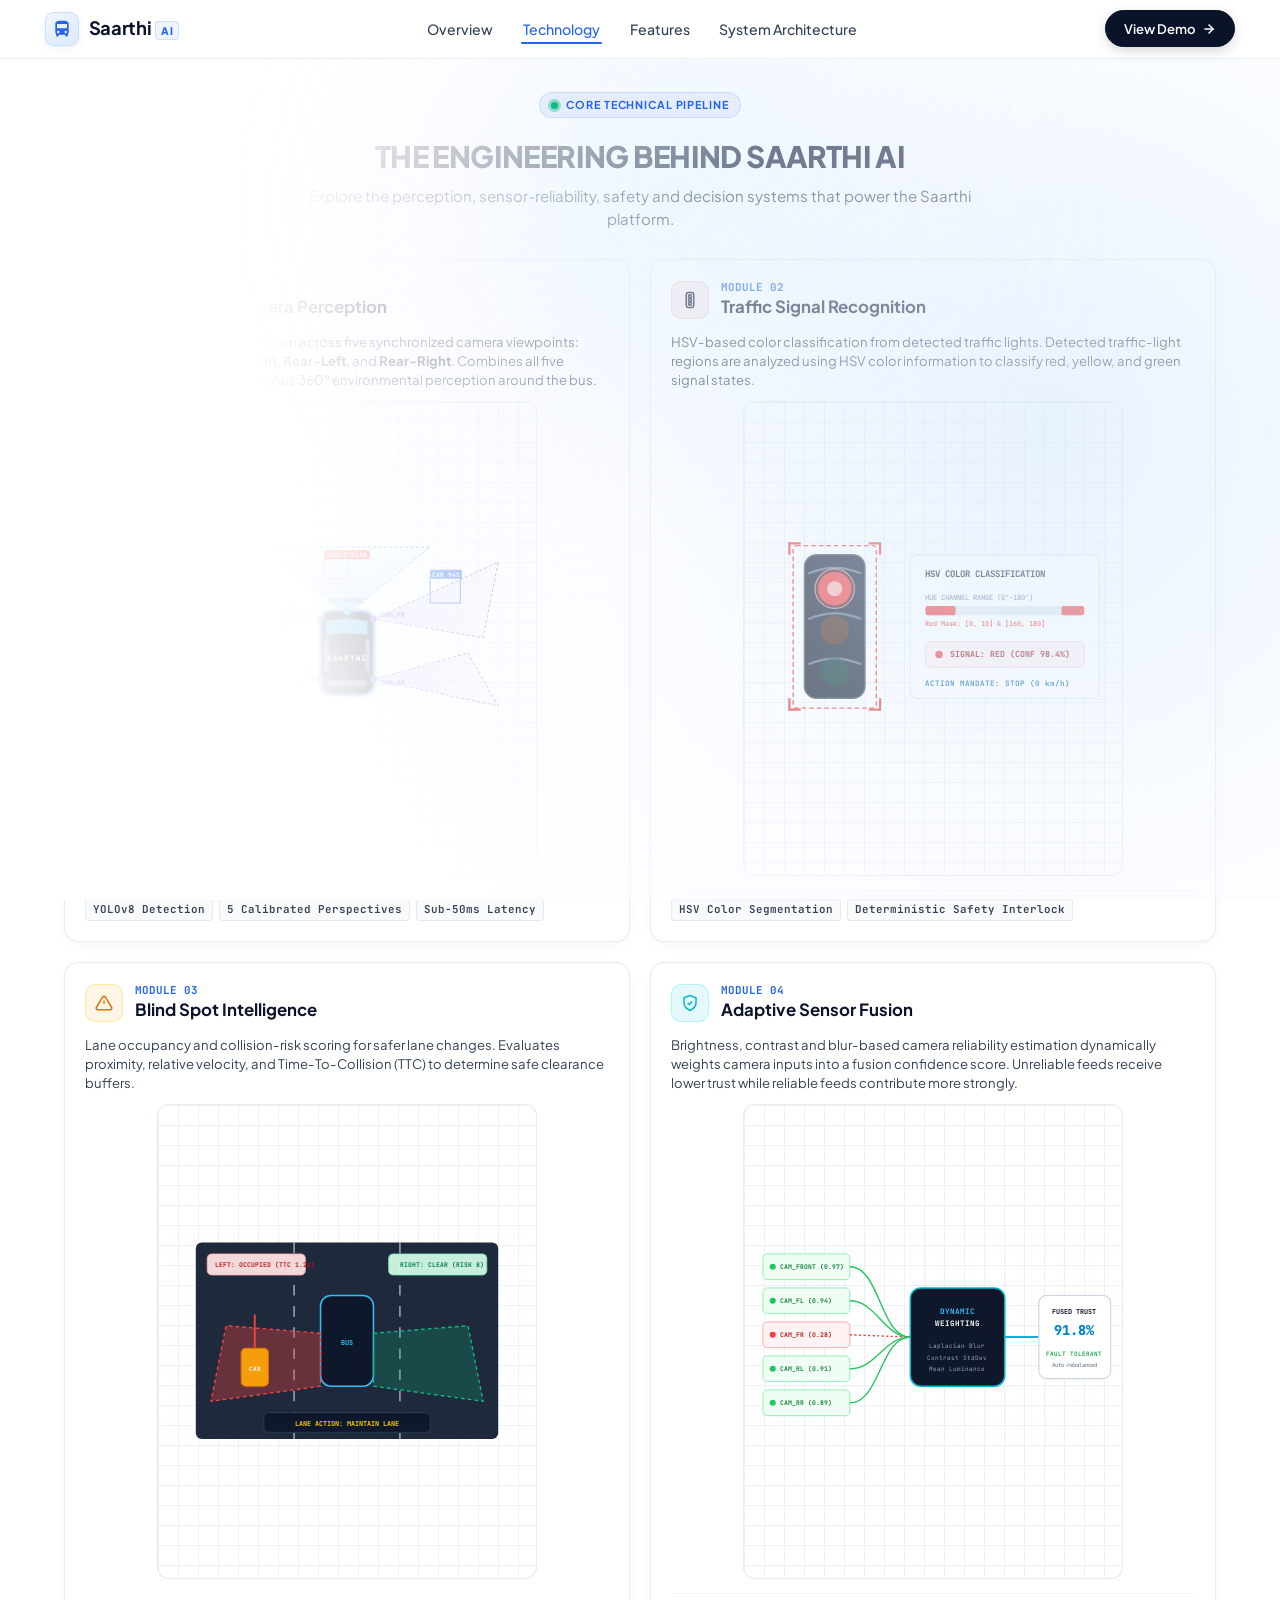
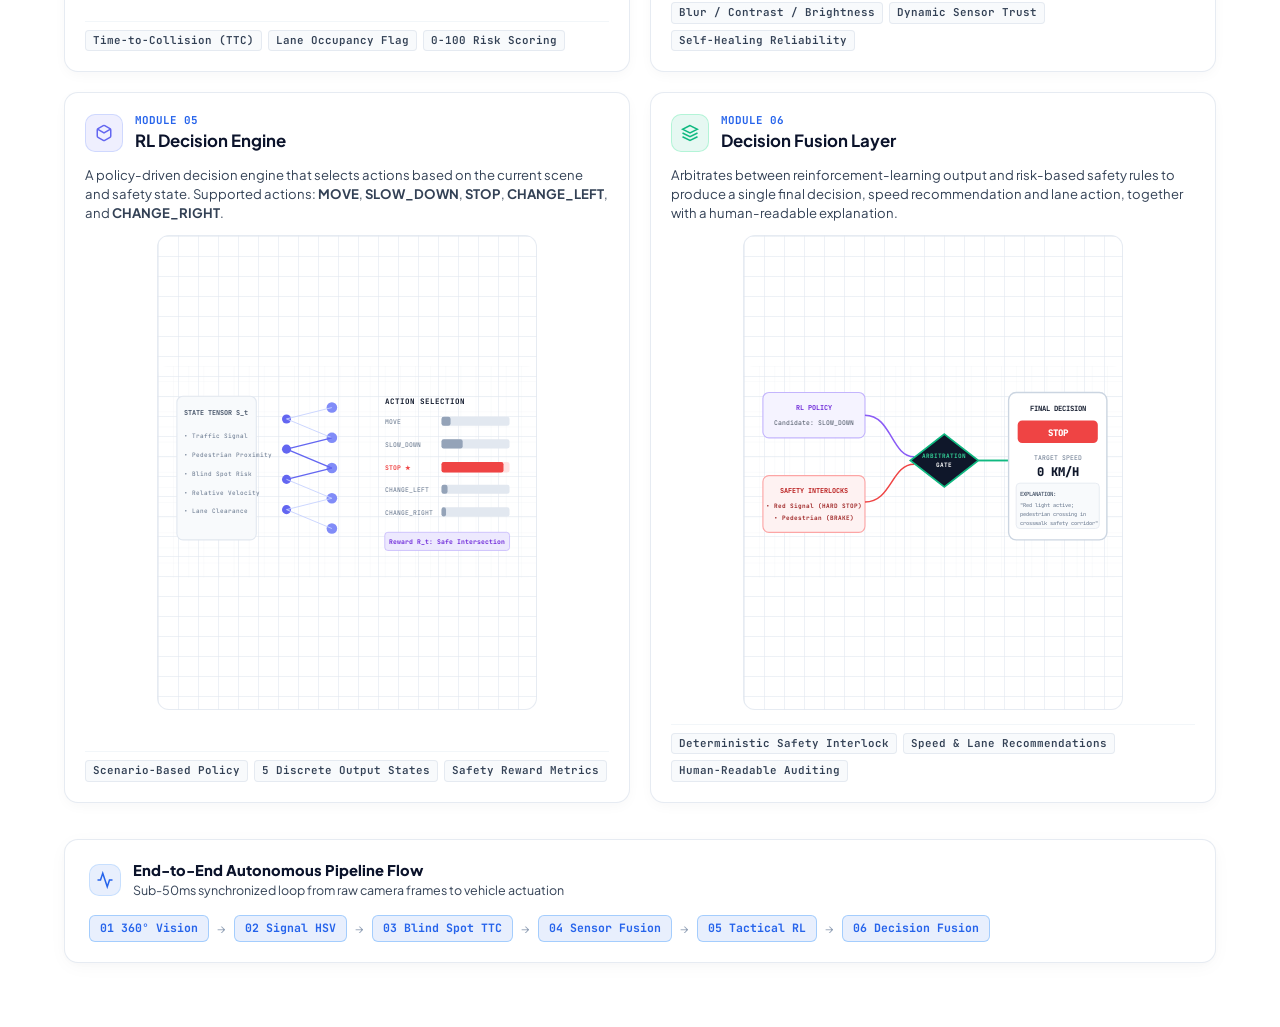
<file: web_flask/static/technology.html>
<!DOCTYPE html>
<html lang="en" class="standalone-page-html">
<head>
  <meta charset="UTF-8">
  <meta name="viewport" content="width=device-width, initial-scale=1.0">
  <title>Saarthi AI — Core Technology Pipeline</title>
  <meta name="description" content="The engineering behind Saarthi AI: 360° perception, HSV traffic signal recognition, blind-spot intelligence, adaptive sensor fusion, reinforcement learning and decision fusion.">
  <link rel="icon" href="data:image/svg+xml,<svg xmlns=%22http://www.w3.org/2000/svg%22 viewBox=%220 0 24 24%22 fill=%22%232563eb%22><path d=%22M4 16c0 .88.39 1.67 1 2.22V20c0 .55.45 1 1 1h1c.55 0 1-.45 1-1v-1h8v1c0 .55.45 1 1 1h1c.55 0 1-.45 1-1v-1.78c.61-.55 1-1.34 1-2.22V6c0-3.5-3.58-4-8-4s-8 .5-8 4v10zm3.5 1c-.83 0-1.5-.67-1.5-1.5S6.67 14 7.5 14s1.5.67 1.5 1.5S8.33 17 7.5 17zm9 0c-.83 0-1.5-.67-1.5-1.5s.67-1.5 1.5-1.5 1.5.67 1.5 1.5-.67 1.5-1.5 1.5zm1.5-6H6V6h12v5z%22/></svg>">
  <link rel="preconnect" href="https://fonts.googleapis.com">
  <link rel="preconnect" href="https://fonts.gstatic.com" crossorigin>
  <link href="https://fonts.googleapis.com/css2?family=JetBrains+Mono:wght@400;500;600;700&family=Plus+Jakarta+Sans:wght@300;400;500;600;700;800&display=swap" rel="stylesheet">
  <link rel="stylesheet" href="css/style.css">
</head>
<body class="standalone-page">
  <div class="page-background"></div>

  <!-- Navbar -->
  <header class="navbar">
    <a href="/" class="nav-brand">
      <div class="brand-icon-wrapper">
        <svg viewBox="0 0 24 24" fill="currentColor">
          <path d="M4 16c0 .88.39 1.67 1 2.22V20c0 .55.45 1 1 1h1c.55 0 1-.45 1-1v-1h8v1c0 .55.45 1 1 1h1c.55 0 1-.45 1-1v-1.78c.61-.55 1-1.34 1-2.22V6c0-3.5-3.58-4-8-4s-8 .5-8 4v10zm3.5 1c-.83 0-1.5-.67-1.5-1.5S6.67 14 7.5 14s1.5.67 1.5 1.5S8.33 17 7.5 17zm9 0c-.83 0-1.5-.67-1.5-1.5s.67-1.5 1.5-1.5 1.5.67 1.5 1.5-.67 1.5-1.5 1.5zm1.5-6H6V6h12v5z"/>
        </svg>
      </div>
      <span class="brand-text">Saarthi <span class="brand-ai-badge">AI</span></span>
    </a>

    <nav>
      <ul class="nav-links">
        <li><a href="/" class="nav-link">Overview</a></li>
        <li><a href="/static/technology.html" class="nav-link active">Technology</a></li>
        <li><a href="/static/features.html" class="nav-link">Features</a></li>
        <li><a href="/static/architecture.html" class="nav-link">System Architecture</a></li>
      </ul>
    </nav>

    <div class="nav-actions">
      <a href="/demo" class="btn-nav-demo">
        <span>View Demo</span>
        <svg viewBox="0 0 24 24" fill="none" stroke="currentColor" stroke-width="2.5" stroke-linecap="round" stroke-linejoin="round">
          <line x1="5" y1="12" x2="19" y2="12"></line>
          <polyline points="12 5 19 12 12 19"></polyline>
        </svg>
      </a>
    </div>
  </header>

  <!-- Main Content -->
  <main class="standalone-container">
    <div class="standalone-header">
      <div class="hero-badge">
        <span class="pulse-dot"></span>
        <span class="badge-text">CORE TECHNICAL PIPELINE</span>
      </div>
      <h1 class="standalone-title">THE ENGINEERING BEHIND SAARTHI AI</h1>
      <p class="standalone-subtitle">
        Explore the perception, sensor-reliability, safety and decision systems that power the Saarthi platform.
      </p>
    </div>

    <!-- 6 Modules Grid -->
    <div class="tech-showcase-grid">

      <!-- MODULE 01 — 360° MULTI-CAMERA PERCEPTION -->
      <article class="tech-card">
        <div class="tech-card-header">
          <div class="tech-icon-box blue">
            <svg viewBox="0 0 24 24" fill="none" stroke="currentColor" stroke-width="2">
              <circle cx="12" cy="12" r="3"></circle>
              <path d="M19.4 15a1.65 1.65 0 0 0 .33 1.82l.06.06a2 2 0 0 1 0 2.83 2 2 0 0 1-2.83 0l-.06-.06a1.65 1.65 0 0 0-1.82-.33 1.65 1.65 0 0 0-1 1.51V21a2 2 0 0 1-2 2 2 2 0 0 1-2-2v-.09A1.65 1.65 0 0 0 9 19.4a1.65 1.65 0 0 0-1.82.33l-.06.06a2 2 0 0 1-2.83 0 2 2 0 0 1 0-2.83l.06-.06a1.65 1.65 0 0 0 .33-1.82 1.65 1.65 0 0 0-1.51-1H3a2 2 0 0 1-2-2 2 2 0 0 1 2-2h.09A1.65 1.65 0 0 0 4.6 9a1.65 1.65 0 0 0-.33-1.82l-.06-.06a2 2 0 0 1 0-2.83 2 2 0 0 1 2.83 0l.06.06a1.65 1.65 0 0 0 1.82.33H9a1.65 1.65 0 0 0 1-1.51V3a2 2 0 0 1 2-2 2 2 0 0 1 2 2v.09a1.65 1.65 0 0 0 1 1.51 1.65 1.65 0 0 0 1.82-.33l.06-.06a2 2 0 0 1 2.83 0 2 2 0 0 1 0 2.83l-.06.06a1.65 1.65 0 0 0-.33 1.82V9a1.65 1.65 0 0 0 1.51 1H21a2 2 0 0 1 2 2 2 2 0 0 1-2 2h-.09a1.65 1.65 0 0 0-1.51 1z"></path>
            </svg>
          </div>
          <div>
            <div class="tech-tag">Module 01</div>
            <h2 class="tech-title">360° Multi-Camera Perception</h2>
          </div>
        </div>
        <p class="tech-desc">
          YOLOv8-based object detection across five synchronized camera viewpoints: <strong>Front</strong>, <strong>Front-Left</strong>, <strong>Front-Right</strong>, <strong>Rear-Left</strong>, and <strong>Rear-Right</strong>. Combines all five viewpoints to provide continuous 360° environmental perception around the bus.
        </p>
        <div class="tech-visual-container">
          <svg viewBox="0 0 500 280" class="tech-svg" preserveAspectRatio="xMidYMid meet">
            <defs>
              <linearGradient id="coneGradFront" x1="0%" y1="100%" x2="0%" y2="0%">
                <stop offset="0%" stop-color="#2563eb" stop-opacity="0.35"/>
                <stop offset="100%" stop-color="#38bdf8" stop-opacity="0.05"/>
              </linearGradient>
              <linearGradient id="coneGradSide" x1="0%" y1="50%" x2="100%" y2="50%">
                <stop offset="0%" stop-color="#6366f1" stop-opacity="0.3"/>
                <stop offset="100%" stop-color="#818cf8" stop-opacity="0.05"/>
              </linearGradient>
              <filter id="glowLight" x="-20%" y="-20%" width="140%" height="140%">
                <feGaussianBlur stdDeviation="3" result="blur"/>
                <feComposite in="SourceGraphic" in2="blur" operator="over"/>
              </filter>
            </defs>

            <!-- Background Tech Grid -->
            <pattern id="techGrid1" width="20" height="20" patternUnits="userSpaceOnUse">
              <path d="M 20 0 L 0 0 0 20" fill="none" stroke="rgba(226, 232, 240, 0.6)" stroke-width="0.7"/>
            </pattern>
            <rect width="100%" height="100%" fill="url(#techGrid1)" rx="12"/>

            <!-- 5 Camera FOV Cones -->
            <!-- Front Camera Cone -->
            <polygon points="250,110 140,20 360,20" fill="url(#coneGradFront)" stroke="#3b82f6" stroke-width="1.2" stroke-dasharray="4,3"/>
            <!-- Front-Left Cone -->
            <polygon points="215,115 50,40 70,140" fill="url(#coneGradSide)" stroke="#6366f1" stroke-width="1.2" stroke-dasharray="4,3"/>
            <!-- Front-Right Cone -->
            <polygon points="285,115 450,40 430,140" fill="url(#coneGradSide)" stroke="#6366f1" stroke-width="1.2" stroke-dasharray="4,3"/>
            <!-- Rear-Left Cone -->
            <polygon points="215,195 50,230 90,160" fill="url(#coneGradSide)" stroke="#6366f1" stroke-width="1.2" stroke-dasharray="4,3"/>
            <!-- Rear-Right Cone -->
            <polygon points="285,195 450,230 410,160" fill="url(#coneGradSide)" stroke="#6366f1" stroke-width="1.2" stroke-dasharray="4,3"/>

            <!-- Central Bus Chassis (Top-Down) -->
            <rect x="215" y="105" width="70" height="110" rx="14" fill="#0f172a" stroke="#3b82f6" stroke-width="2.5" filter="url(#glowLight)"/>
            <!-- Bus Windshield & Glass Roof -->
            <path d="M 223 118 Q 250 112 277 118 L 277 136 Q 250 132 223 136 Z" fill="#38bdf8" opacity="0.85"/>
            <!-- Side Windows -->
            <rect x="220" y="142" width="6" height="42" rx="2" fill="#94a3b8" opacity="0.6"/>
            <rect x="274" y="142" width="6" height="42" rx="2" fill="#94a3b8" opacity="0.6"/>
            <!-- Rear Window -->
            <rect x="225" y="196" width="50" height="8" rx="2" fill="#64748b" opacity="0.8"/>
            <text x="250" y="170" fill="#ffffff" font-family="'JetBrains Mono', monospace" font-size="10" font-weight="700" text-anchor="middle" letter-spacing="1">SAARTHI</text>

            <!-- 5 Camera Nodes with Pulsing Indicators -->
            <!-- Front Cam -->
            <circle cx="250" cy="105" r="5" fill="#38bdf8"/>
            <circle cx="250" cy="105" r="9" fill="none" stroke="#38bdf8" stroke-width="1" class="pulse-ring-svg"/>
            <text x="250" y="94" fill="#0284c7" font-family="'JetBrains Mono', monospace" font-size="9" font-weight="600" text-anchor="middle">CAM_FRONT</text>

            <!-- Front-Left Cam -->
            <circle cx="215" cy="115" r="4.5" fill="#6366f1"/>
            <text x="160" y="112" fill="#4f46e5" font-family="'JetBrains Mono', monospace" font-size="8.5" font-weight="600">CAM_FL</text>

            <!-- Front-Right Cam -->
            <circle cx="285" cy="115" r="4.5" fill="#6366f1"/>
            <text x="295" y="112" fill="#4f46e5" font-family="'JetBrains Mono', monospace" font-size="8.5" font-weight="600">CAM_FR</text>

            <!-- Rear-Left Cam -->
            <circle cx="215" cy="195" r="4.5" fill="#6366f1"/>
            <text x="160" y="202" fill="#4f46e5" font-family="'JetBrains Mono', monospace" font-size="8.5" font-weight="600">CAM_RL</text>

            <!-- Rear-Right Cam -->
            <circle cx="285" cy="195" r="4.5" fill="#6366f1"/>
            <text x="295" y="202" fill="#4f46e5" font-family="'JetBrains Mono', monospace" font-size="8.5" font-weight="600">CAM_RR</text>

            <!-- Detected Bounding Boxes in FOV -->
            <!-- Pedestrian Ahead -->
            <rect x="220" y="34" width="32" height="28" fill="none" stroke="#ef4444" stroke-width="1.5" stroke-dasharray="2,2"/>
            <rect x="220" y="24" width="60" height="12" fill="#ef4444" rx="2"/>
            <text x="223" y="33" fill="#ffffff" font-family="'JetBrains Mono', monospace" font-size="8" font-weight="700">PEDESTRIAN 96%</text>

            <!-- Vehicle on Front-Right -->
            <rect x="360" y="60" width="40" height="34" fill="none" stroke="#2563eb" stroke-width="1.5"/>
            <rect x="360" y="50" width="42" height="12" fill="#2563eb" rx="2"/>
            <text x="363" y="59" fill="#ffffff" font-family="'JetBrains Mono', monospace" font-size="8" font-weight="700">CAR 94%</text>
          </svg>
        </div>
            <div class="tech-spec-bar">
          <span class="spec-pill">YOLOv8 Detection</span>
          <span class="spec-pill">5 Calibrated Perspectives</span>
          <span class="spec-pill">Sub-50ms Latency</span>
        </div>
      </article>

      <!-- MODULE 02 — TRAFFIC SIGNAL RECOGNITION -->
      <article class="tech-card">
        <div class="tech-card-header">
          <div class="tech-icon-box red">
            <svg viewBox="0 0 24 24" fill="none" stroke="currentColor" stroke-width="2">
              <rect x="7" y="2" width="10" height="20" rx="3" ry="3"></rect>
              <circle cx="12" cy="7" r="2"></circle>
              <circle cx="12" cy="12" r="2"></circle>
              <circle cx="12" cy="17" r="2"></circle>
            </svg>
          </div>
          <div>
            <div class="tech-tag">Module 02</div>
            <h2 class="tech-title">Traffic Signal Recognition</h2>
          </div>
        </div>
        <p class="tech-desc">
          HSV-based color classification from detected traffic lights. Detected traffic-light regions are analyzed using HSV color information to classify red, yellow, and green signal states.
        </p>
        <div class="tech-visual-container">
            <defs>
              <pattern id="techGrid1" width="20" height="20" patternUnits="userSpaceOnUse">
                <path d="M 20 0 L 0 0 0 20" fill="none" stroke="rgba(226, 232, 240, 0.6)" stroke-width="0.7"/>
              </pattern>
              <filter id="glowLight" x="-20%" y="-20%" width="140%" height="140%">
                <feGaussianBlur stdDeviation="3" result="blur"/>
                <feComposite in="SourceGraphic" in2="blur" operator="over"/>
              </filter>
              <marker id="redArrow" markerWidth="6" markerHeight="6" refX="3" refY="3" orient="auto">
                <path d="M 0 0 L 6 3 L 0 6 Z" fill="#ef4444"/>
              </marker>
            </defs>
          <svg viewBox="0 0 500 280" class="tech-svg" preserveAspectRatio="xMidYMid meet">
            <rect width="100%" height="100%" fill="url(#techGrid1)" rx="12"/>

            <!-- Traffic Signal Housing -->
            <rect x="80" y="30" width="80" height="190" rx="16" fill="#1e293b" stroke="#475569" stroke-width="2"/>
            <!-- Hood Visors -->
            <path d="M 85 55 Q 120 40 155 55" fill="none" stroke="#64748b" stroke-width="3"/>
            <path d="M 85 115 Q 120 100 155 115" fill="none" stroke="#64748b" stroke-width="3"/>
            <path d="M 85 175 Q 120 160 155 175" fill="none" stroke="#64748b" stroke-width="3"/>

            <!-- Lights: Red (Active), Amber (Inactive), Green (Inactive) -->
            <!-- Red Light Glowing -->
            <circle cx="120" cy="75" r="22" fill="#ef4444" filter="url(#glowLight)"/>
            <circle cx="120" cy="75" r="26" fill="none" stroke="#fca5a5" stroke-width="1.5" opacity="0.8"/>
            <circle cx="120" cy="75" r="10" fill="#fee2e2" opacity="0.7"/>

            <!-- Amber Light (Dim) -->
            <circle cx="120" cy="130" r="19" fill="#78350f" opacity="0.5"/>
            <!-- Green Light (Dim) -->
            <circle cx="120" cy="185" r="19" fill="#064e3b" opacity="0.5"/>

            <!-- CV Reticle & Bounding Box -->
            <rect x="65" y="18" width="110" height="215" rx="4" fill="none" stroke="#ef4444" stroke-width="1.8" stroke-dasharray="6,4"/>
            <!-- Corner Crosshairs -->
            <path d="M 60 30 L 60 15 L 75 15" fill="none" stroke="#ef4444" stroke-width="3"/>
            <path d="M 180 30 L 180 15 L 165 15" fill="none" stroke="#ef4444" stroke-width="3"/>
            <path d="M 60 220 L 60 235 L 75 235" fill="none" stroke="#ef4444" stroke-width="3"/>
            <path d="M 180 220 L 180 235 L 165 235" fill="none" stroke="#ef4444" stroke-width="3"/>

            <!-- CV Telemetry Panel (Right Side) -->
            <rect x="220" y="30" width="250" height="190" rx="10" fill="rgba(255,255,255,0.92)" stroke="#e2e8f0" stroke-width="1.5"/>
            <text x="240" y="60" fill="#0f172a" font-family="'JetBrains Mono', monospace" font-size="12" font-weight="700">HSV COLOR CLASSIFICATION</text>

            <!-- Hue Spectrum Visualization -->
            <text x="240" y="90" fill="#64748b" font-family="'JetBrains Mono', monospace" font-size="9.5">HUE CHANNEL RANGE (0°-180°)</text>
            <rect x="240" y="98" width="210" height="12" rx="4" fill="#e2e8f0"/>
            <rect x="240" y="98" width="40" height="12" rx="3" fill="#ef4444"/>
            <rect x="420" y="98" width="30" height="12" rx="3" fill="#ef4444"/>
            <text x="240" y="125" fill="#ef4444" font-family="'JetBrains Mono', monospace" font-size="9" font-weight="600">Red Mask: [0, 10] & [160, 180]</text>

            <!-- Classification Result Badge -->
            <rect x="240" y="145" width="210" height="34" rx="6" fill="#fef2f2" stroke="#fecaca" stroke-width="1"/>
            <circle cx="258" cy="162" r="5" fill="#ef4444"/>
            <text x="272" y="166" fill="#991b1b" font-family="'JetBrains Mono', monospace" font-size="11" font-weight="700">SIGNAL: RED (CONF 98.4%)</text>

            <!-- Action Mandate -->
            <text x="240" y="204" fill="#0369a1" font-family="'JetBrains Mono', monospace" font-size="10" font-weight="600">ACTION MANDATE: STOP (0 km/h)</text>
          </svg>
        </div>
            <div class="tech-spec-bar">
          <span class="spec-pill">HSV Color Segmentation</span>
          <span class="spec-pill">Deterministic Safety Interlock</span>
        </div>
      </article>

      <!-- MODULE 03 — BLIND SPOT INTELLIGENCE -->
      <article class="tech-card">
        <div class="tech-card-header">
          <div class="tech-icon-box amber">
            <svg viewBox="0 0 24 24" fill="none" stroke="currentColor" stroke-width="2">
              <path d="M10.29 3.86L1.82 18a2 2 0 0 0 1.71 3h16.94a2 2 0 0 0 1.71-3L13.71 3.86a2 2 0 0 0-3.42 0z"></path>
              <line x1="12" y1="9" x2="12" y2="13"></line>
              <line x1="12" y1="17" x2="12.01" y2="17"></line>
            </svg>
          </div>
          <div>
            <div class="tech-tag">Module 03</div>
            <h2 class="tech-title">Blind Spot Intelligence</h2>
          </div>
        </div>
        <p class="tech-desc">
          Lane occupancy and collision-risk scoring for safer lane changes. Evaluates proximity, relative velocity, and Time-To-Collision (TTC) to determine safe clearance buffers.
        </p>
        <div class="tech-visual-container">
            <defs>
              <pattern id="techGrid1" width="20" height="20" patternUnits="userSpaceOnUse">
                <path d="M 20 0 L 0 0 0 20" fill="none" stroke="rgba(226, 232, 240, 0.6)" stroke-width="0.7"/>
              </pattern>
              <filter id="glowLight" x="-20%" y="-20%" width="140%" height="140%">
                <feGaussianBlur stdDeviation="3" result="blur"/>
                <feComposite in="SourceGraphic" in2="blur" operator="over"/>
              </filter>
              <marker id="redArrow" markerWidth="6" markerHeight="6" refX="3" refY="3" orient="auto">
                <path d="M 0 0 L 6 3 L 0 6 Z" fill="#ef4444"/>
              </marker>
            </defs>
          <svg viewBox="0 0 500 280" class="tech-svg" preserveAspectRatio="xMidYMid meet">
            <rect width="100%" height="100%" fill="url(#techGrid1)" rx="12"/>

            <!-- Road Asphalt -->
            <rect x="50" y="10" width="400" height="260" rx="8" fill="#1e293b"/>
            <!-- Lane Dividers (Dashed) -->
            <line x1="180" y1="10" x2="180" y2="270" stroke="#f8fafc" stroke-width="2" stroke-dasharray="14,14" opacity="0.6"/>
            <line x1="320" y1="10" x2="320" y2="270" stroke="#f8fafc" stroke-width="2" stroke-dasharray="14,14" opacity="0.6"/>

            <!-- Autonomous Bus in Center Lane -->
            <rect x="215" y="80" width="70" height="120" rx="14" fill="#0f172a" stroke="#38bdf8" stroke-width="2"/>
            <text x="250" y="145" fill="#38bdf8" font-family="'JetBrains Mono', monospace" font-size="9" font-weight="700" text-anchor="middle">BUS</text>

            <!-- Left Blind Spot Zone (HAZARD - Amber/Red) -->
            <polygon points="215,130 90,120 70,220 215,200" fill="rgba(239, 68, 68, 0.35)" stroke="#ef4444" stroke-width="1.8" stroke-dasharray="5,4"/>
            <!-- Overtaking Motorcycle/Car in Left Zone -->
            <rect x="110" y="150" width="36" height="50" rx="6" fill="#f59e0b" stroke="#d97706" stroke-width="1.5"/>
            <text x="128" y="180" fill="#ffffff" font-family="'JetBrains Mono', monospace" font-size="8" font-weight="700" text-anchor="middle">CAR</text>
            <!-- Threat Vector -->
            <line x1="128" y1="150" x2="128" y2="105" stroke="#ef4444" stroke-width="2.5" marker-end="url(#redArrow)"/>

            <!-- Right Blind Spot Zone (CLEAR - Green/Cyan) -->
            <polygon points="285,130 410,120 430,220 285,200" fill="rgba(16, 185, 129, 0.22)" stroke="#10b981" stroke-width="1.8" stroke-dasharray="5,4"/>

            <!-- HUD Overlay Badges -->
            <rect x="65" y="25" width="130" height="28" rx="6" fill="rgba(254, 226, 226, 0.95)" stroke="#fca5a5" stroke-width="1"/>
            <text x="75" y="42" fill="#b91c1c" font-family="'JetBrains Mono', monospace" font-size="8.5" font-weight="700">LEFT: OCCUPIED (TTC 1.2s)</text>

            <rect x="305" y="25" width="130" height="28" rx="6" fill="rgba(209, 250, 229, 0.95)" stroke="#6ee7b7" stroke-width="1"/>
            <text x="320" y="42" fill="#047857" font-family="'JetBrains Mono', monospace" font-size="8.5" font-weight="700">RIGHT: CLEAR (RISK 8)</text>

            <!-- Bottom Verdict -->
            <rect x="140" y="235" width="220" height="26" rx="6" fill="#0f172a" stroke="#334155" stroke-width="1"/>
            <text x="250" y="252" fill="#facc15" font-family="'JetBrains Mono', monospace" font-size="9" font-weight="700" text-anchor="middle">LANE ACTION: MAINTAIN LANE</text>
          </svg>
        </div>
            <div class="tech-spec-bar">
          <span class="spec-pill">Time-to-Collision (TTC)</span>
          <span class="spec-pill">Lane Occupancy Flag</span>
          <span class="spec-pill">0-100 Risk Scoring</span>
        </div>
      </article>

      <!-- MODULE 04 — ADAPTIVE SENSOR FUSION -->
      <article class="tech-card">
        <div class="tech-card-header">
          <div class="tech-icon-box cyan">
            <svg viewBox="0 0 24 24" fill="none" stroke="currentColor" stroke-width="2">
              <path d="M12 22s8-4 8-10V5l-8-3-8 3v7c0 6 8 10 8 10z"></path>
              <path d="M9 12l2 2 4-4"></path>
            </svg>
          </div>
          <div>
            <div class="tech-tag">Module 04</div>
            <h2 class="tech-title">Adaptive Sensor Fusion</h2>
          </div>
        </div>
        <p class="tech-desc">
          Brightness, contrast and blur-based camera reliability estimation dynamically weights camera inputs into a fusion confidence score. Unreliable feeds receive lower trust while reliable feeds contribute more strongly.
        </p>
        <div class="tech-visual-container">
            <defs>
              <pattern id="techGrid1" width="20" height="20" patternUnits="userSpaceOnUse">
                <path d="M 20 0 L 0 0 0 20" fill="none" stroke="rgba(226, 232, 240, 0.6)" stroke-width="0.7"/>
              </pattern>
              <filter id="glowLight" x="-20%" y="-20%" width="140%" height="140%">
                <feGaussianBlur stdDeviation="3" result="blur"/>
                <feComposite in="SourceGraphic" in2="blur" operator="over"/>
              </filter>
              <marker id="redArrow" markerWidth="6" markerHeight="6" refX="3" refY="3" orient="auto">
                <path d="M 0 0 L 6 3 L 0 6 Z" fill="#ef4444"/>
              </marker>
            </defs>
          <svg viewBox="0 0 500 280" class="tech-svg" preserveAspectRatio="xMidYMid meet">
            <rect width="100%" height="100%" fill="url(#techGrid1)" rx="12"/>

            <!-- 5 Incoming Feeds (Left Column) -->
            <!-- Feed 1: Front (Clean) -->
            <rect x="25" y="25" width="115" height="34" rx="6" fill="#f0fdf4" stroke="#86efac" stroke-width="1.2"/>
            <circle cx="38" cy="42" r="4" fill="#22c55e"/>
            <text x="48" y="45" fill="#15803d" font-family="'JetBrains Mono', monospace" font-size="8.5" font-weight="700">CAM_FRONT (0.97)</text>

            <!-- Feed 2: FL (Clean) -->
            <rect x="25" y="70" width="115" height="34" rx="6" fill="#f0fdf4" stroke="#86efac" stroke-width="1.2"/>
            <circle cx="38" cy="87" r="4" fill="#22c55e"/>
            <text x="48" y="90" fill="#15803d" font-family="'JetBrains Mono', monospace" font-size="8.5" font-weight="700">CAM_FL (0.94)</text>

            <!-- Feed 3: FR (Degraded - Rain/Mud) -->
            <rect x="25" y="115" width="115" height="34" rx="6" fill="#fef2f2" stroke="#fca5a5" stroke-width="1.2"/>
            <circle cx="38" cy="132" r="4" fill="#ef4444"/>
            <text x="48" y="135" fill="#b91c1c" font-family="'JetBrains Mono', monospace" font-size="8.5" font-weight="700">CAM_FR (0.28)</text>

            <!-- Feed 4: RL (Clean) -->
            <rect x="25" y="160" width="115" height="34" rx="6" fill="#f0fdf4" stroke="#86efac" stroke-width="1.2"/>
            <circle cx="38" cy="177" r="4" fill="#22c55e"/>
            <text x="48" y="180" fill="#15803d" font-family="'JetBrains Mono', monospace" font-size="8.5" font-weight="700">CAM_RL (0.91)</text>

            <!-- Feed 5: RR (Clean) -->
            <rect x="25" y="205" width="115" height="34" rx="6" fill="#f0fdf4" stroke="#86efac" stroke-width="1.2"/>
            <circle cx="38" cy="222" r="4" fill="#22c55e"/>
            <text x="48" y="225" fill="#15803d" font-family="'JetBrains Mono', monospace" font-size="8.5" font-weight="700">CAM_RR (0.89)</text>

            <!-- Flow Arrows to Center Engine -->
            <path d="M 140 42 C 180 42, 180 135, 220 135" fill="none" stroke="#22c55e" stroke-width="1.8"/>
            <path d="M 140 87 C 175 87, 185 135, 220 135" fill="none" stroke="#22c55e" stroke-width="1.8"/>
            <path d="M 140 132 L 220 135" fill="none" stroke="#ef4444" stroke-width="1.8" stroke-dasharray="3,3"/>
            <path d="M 140 177 C 175 177, 185 135, 220 135" fill="none" stroke="#22c55e" stroke-width="1.8"/>
            <path d="M 140 222 C 180 222, 180 135, 220 135" fill="none" stroke="#22c55e" stroke-width="1.8"/>

            <!-- Center Sensor Fusion Core -->
            <rect x="220" y="70" width="125" height="130" rx="14" fill="#0f172a" stroke="#06b6d4" stroke-width="2"/>
            <text x="282" y="105" fill="#38bdf8" font-family="'JetBrains Mono', monospace" font-size="10" font-weight="700" text-anchor="middle">DYNAMIC</text>
            <text x="282" y="120" fill="#ffffff" font-family="'JetBrains Mono', monospace" font-size="10" font-weight="700" text-anchor="middle">WEIGHTING</text>
            <text x="282" y="150" fill="#94a3b8" font-family="'JetBrains Mono', monospace" font-size="8" text-anchor="middle">Laplacian Blur</text>
            <text x="282" y="165" fill="#94a3b8" font-family="'JetBrains Mono', monospace" font-size="8" text-anchor="middle">Contrast StdDev</text>
            <text x="282" y="180" fill="#94a3b8" font-family="'JetBrains Mono', monospace" font-size="8" text-anchor="middle">Mean Luminance</text>

            <!-- Output: Unified Fusion Tensor -->
            <path d="M 345 135 L 390 135" fill="none" stroke="#06b6d4" stroke-width="2.5"/>
            <rect x="390" y="80" width="95" height="110" rx="10" fill="rgba(255,255,255,0.95)" stroke="#cbd5e1" stroke-width="1.5"/>
            <text x="437" y="105" fill="#0f172a" font-family="'JetBrains Mono', monospace" font-size="9" font-weight="700" text-anchor="middle">FUSED TRUST</text>
            <text x="437" y="132" fill="#0284c7" font-family="'JetBrains Mono', monospace" font-size="18" font-weight="800" text-anchor="middle">91.8%</text>
            <text x="437" y="160" fill="#16a34a" font-family="'JetBrains Mono', monospace" font-size="8" font-weight="600" text-anchor="middle">FAULT TOLERANT</text>
            <text x="437" y="174" fill="#64748b" font-family="'JetBrains Mono', monospace" font-size="7.5" text-anchor="middle">Auto-rebalanced</text>
          </svg>
        </div>
            <div class="tech-spec-bar">
          <span class="spec-pill">Blur / Contrast / Brightness</span>
          <span class="spec-pill">Dynamic Sensor Trust</span>
          <span class="spec-pill">Self-Healing Reliability</span>
        </div>
      </article>

      <!-- MODULE 05 — REINFORCEMENT LEARNING DECISION ENGINE -->
      <article class="tech-card">
        <div class="tech-card-header">
          <div class="tech-icon-box violet">
            <svg viewBox="0 0 24 24" fill="none" stroke="currentColor" stroke-width="2">
              <path d="M21 16V8a2 2 0 0 0-1-1.73l-7-4a2 2 0 0 0-2 0l-7 4A2 2 0 0 0 3 8v8a2 2 0 0 0 1 1.73l7 4a2 2 0 0 0 2 0l7-4A2 2 0 0 0 21 16z"></path>
              <polyline points="3.27 6.96 12 12.01 20.73 6.96"></polyline>
            </svg>
          </div>
          <div>
            <div class="tech-tag">Module 05</div>
            <h2 class="tech-title">RL Decision Engine</h2>
          </div>
        </div>
        <p class="tech-desc">
          A policy-driven decision engine that selects actions based on the current scene and safety state. Supported actions: <strong>MOVE</strong>, <strong>SLOW_DOWN</strong>, <strong>STOP</strong>, <strong>CHANGE_LEFT</strong>, and <strong>CHANGE_RIGHT</strong>.
        </p>
        <div class="tech-visual-container">
            <defs>
              <pattern id="techGrid1" width="20" height="20" patternUnits="userSpaceOnUse">
                <path d="M 20 0 L 0 0 0 20" fill="none" stroke="rgba(226, 232, 240, 0.6)" stroke-width="0.7"/>
              </pattern>
              <filter id="glowLight" x="-20%" y="-20%" width="140%" height="140%">
                <feGaussianBlur stdDeviation="3" result="blur"/>
                <feComposite in="SourceGraphic" in2="blur" operator="over"/>
              </filter>
              <marker id="redArrow" markerWidth="6" markerHeight="6" refX="3" refY="3" orient="auto">
                <path d="M 0 0 L 6 3 L 0 6 Z" fill="#ef4444"/>
              </marker>
            </defs>
          <svg viewBox="0 0 500 280" class="tech-svg" preserveAspectRatio="xMidYMid meet">
            <rect width="100%" height="100%" fill="url(#techGrid1)" rx="12"/>

            <!-- State Vector Inputs (Left) -->
            <rect x="25" y="40" width="105" height="190" rx="8" fill="#f8fafc" stroke="#e2e8f0" stroke-width="1.5"/>
            <text x="77" y="65" fill="#475569" font-family="'JetBrains Mono', monospace" font-size="9" font-weight="700" text-anchor="middle">STATE TENSOR S_t</text>
            <text x="35" y="95" fill="#64748b" font-family="'JetBrains Mono', monospace" font-size="8">• Traffic Signal</text>
            <text x="35" y="120" fill="#64748b" font-family="'JetBrains Mono', monospace" font-size="8">• Pedestrian Proximity</text>
            <text x="35" y="145" fill="#64748b" font-family="'JetBrains Mono', monospace" font-size="8">• Blind Spot Risk</text>
            <text x="35" y="170" fill="#64748b" font-family="'JetBrains Mono', monospace" font-size="8">• Relative Velocity</text>
            <text x="35" y="195" fill="#64748b" font-family="'JetBrains Mono', monospace" font-size="8">• Lane Clearance</text>

            <!-- Policy Network Layer Nodes -->
            <!-- Input Nodes -->
            <circle cx="170" cy="70" r="6" fill="#6366f1"/>
            <circle cx="170" cy="110" r="6" fill="#6366f1"/>
            <circle cx="170" cy="150" r="6" fill="#6366f1"/>
            <circle cx="170" cy="190" r="6" fill="#6366f1"/>

            <!-- Hidden Layer Nodes -->
            <circle cx="230" cy="55" r="7" fill="#818cf8"/>
            <circle cx="230" cy="95" r="7" fill="#818cf8"/>
            <circle cx="230" cy="135" r="7" fill="#818cf8"/>
            <circle cx="230" cy="175" r="7" fill="#818cf8"/>
            <circle cx="230" cy="215" r="7" fill="#818cf8"/>

            <!-- Synaptic Connections -->
            <line x1="170" y1="70" x2="230" y2="55" stroke="#c7d2fe" stroke-width="1.2"/>
            <line x1="170" y1="70" x2="230" y2="95" stroke="#c7d2fe" stroke-width="1.2"/>
            <line x1="170" y1="110" x2="230" y2="95" stroke="#6366f1" stroke-width="1.8"/>
            <line x1="170" y1="110" x2="230" y2="135" stroke="#6366f1" stroke-width="1.8"/>
            <line x1="170" y1="150" x2="230" y2="135" stroke="#6366f1" stroke-width="1.8"/>
            <line x1="170" y1="150" x2="230" y2="175" stroke="#c7d2fe" stroke-width="1.2"/>
            <line x1="170" y1="190" x2="230" y2="175" stroke="#c7d2fe" stroke-width="1.2"/>
            <line x1="170" y1="190" x2="230" y2="215" stroke="#c7d2fe" stroke-width="1.2"/>

            <!-- Output Action Probabilities (Right) -->
            <g transform="translate(300, 35)">
              <text x="0" y="15" fill="#0f172a" font-family="'JetBrains Mono', monospace" font-size="10" font-weight="700">ACTION SELECTION</text>

              <!-- MOVE -->
              <text x="0" y="42" fill="#64748b" font-family="'JetBrains Mono', monospace" font-size="8.5">MOVE</text>
              <rect x="75" y="32" width="90" height="12" rx="3" fill="#e2e8f0"/>
              <rect x="75" y="32" width="12" height="12" rx="3" fill="#94a3b8"/>

              <!-- SLOW_DOWN -->
              <text x="0" y="72" fill="#64748b" font-family="'JetBrains Mono', monospace" font-size="8.5">SLOW_DOWN</text>
              <rect x="75" y="62" width="90" height="12" rx="3" fill="#e2e8f0"/>
              <rect x="75" y="62" width="28" height="12" rx="3" fill="#94a3b8"/>

              <!-- STOP (Chosen) -->
              <text x="0" y="102" fill="#ef4444" font-family="'JetBrains Mono', monospace" font-size="8.5" font-weight="700">STOP ★</text>
              <rect x="75" y="92" width="90" height="14" rx="3" fill="#fee2e2"/>
              <rect x="75" y="92" width="82" height="14" rx="3" fill="#ef4444"/>

              <!-- CHANGE_LEFT -->
              <text x="0" y="132" fill="#64748b" font-family="'JetBrains Mono', monospace" font-size="8.5">CHANGE_LEFT</text>
              <rect x="75" y="122" width="90" height="12" rx="3" fill="#e2e8f0"/>
              <rect x="75" y="122" width="8" height="12" rx="3" fill="#94a3b8"/>

              <!-- CHANGE_RIGHT -->
              <text x="0" y="162" fill="#64748b" font-family="'JetBrains Mono', monospace" font-size="8.5">CHANGE_RIGHT</text>
              <rect x="75" y="152" width="90" height="12" rx="3" fill="#e2e8f0"/>
              <rect x="75" y="152" width="6" height="12" rx="3" fill="#94a3b8"/>

              <!-- Reward Signal Tag -->
              <rect x="0" y="185" width="165" height="24" rx="4" fill="#ede9fe" stroke="#c4b5fd" stroke-width="1"/>
              <text x="82" y="201" fill="#6d28d9" font-family="'JetBrains Mono', monospace" font-size="8.5" font-weight="700" text-anchor="middle">Reward R_t: Safe Intersection</text>
            </g>
          </svg>
        </div>
            <div class="tech-spec-bar">
          <span class="spec-pill">Scenario-Based Policy</span>
          <span class="spec-pill">5 Discrete Output States</span>
          <span class="spec-pill">Safety Reward Metrics</span>
        </div>
      </article>

      <!-- MODULE 06 — DECISION FUSION LAYER -->
      <article class="tech-card">
        <div class="tech-card-header">
          <div class="tech-icon-box emerald">
            <svg viewBox="0 0 24 24" fill="none" stroke="currentColor" stroke-width="2">
              <polygon points="12 2 2 7 12 12 22 7 12 2"></polygon>
              <polyline points="2 17 12 22 22 17"></polyline>
              <polyline points="2 12 12 17 22 12"></polyline>
            </svg>
          </div>
          <div>
            <div class="tech-tag">Module 06</div>
            <h2 class="tech-title">Decision Fusion Layer</h2>
          </div>
        </div>
        <p class="tech-desc">
          Arbitrates between reinforcement-learning output and risk-based safety rules to produce a single final decision, speed recommendation and lane action, together with a human-readable explanation.
        </p>
        <div class="tech-visual-container">
            <defs>
              <pattern id="techGrid1" width="20" height="20" patternUnits="userSpaceOnUse">
                <path d="M 20 0 L 0 0 0 20" fill="none" stroke="rgba(226, 232, 240, 0.6)" stroke-width="0.7"/>
              </pattern>
              <filter id="glowLight" x="-20%" y="-20%" width="140%" height="140%">
                <feGaussianBlur stdDeviation="3" result="blur"/>
                <feComposite in="SourceGraphic" in2="blur" operator="over"/>
              </filter>
              <marker id="redArrow" markerWidth="6" markerHeight="6" refX="3" refY="3" orient="auto">
                <path d="M 0 0 L 6 3 L 0 6 Z" fill="#ef4444"/>
              </marker>
            </defs>
          <svg viewBox="0 0 500 280" class="tech-svg" preserveAspectRatio="xMidYMid meet">
            <rect width="100%" height="100%" fill="url(#techGrid1)" rx="12"/>

            <!-- Top Branch: RL Policy -->
            <rect x="25" y="35" width="135" height="60" rx="8" fill="#f5f3ff" stroke="#c4b5fd" stroke-width="1.5"/>
            <text x="92" y="58" fill="#6d28d9" font-family="'JetBrains Mono', monospace" font-size="9" font-weight="700" text-anchor="middle">RL POLICY</text>
            <text x="92" y="78" fill="#4b5563" font-family="'JetBrains Mono', monospace" font-size="8.5" text-anchor="middle">Candidate: SLOW_DOWN</text>

            <!-- Bottom Branch: Deterministic Safety Rules -->
            <rect x="25" y="145" width="135" height="75" rx="8" fill="#fef2f2" stroke="#fca5a5" stroke-width="1.5"/>
            <text x="92" y="168" fill="#b91c1c" font-family="'JetBrains Mono', monospace" font-size="9" font-weight="700" text-anchor="middle">SAFETY INTERLOCKS</text>
            <text x="92" y="188" fill="#991b1b" font-family="'JetBrains Mono', monospace" font-size="8" font-weight="600" text-anchor="middle">• Red Signal (HARD STOP)</text>
            <text x="92" y="204" fill="#991b1b" font-family="'JetBrains Mono', monospace" font-size="8" font-weight="600" text-anchor="middle">• Pedestrian (BRAKE)</text>

            <!-- Convergence Lines to Decision Fusion Gate -->
            <path d="M 160 65 C 195 65, 195 120, 225 120" fill="none" stroke="#8b5cf6" stroke-width="2"/>
            <path d="M 160 180 C 195 180, 195 130, 225 130" fill="none" stroke="#ef4444" stroke-width="2"/>

            <!-- Central Decision Fusion Gate -->
            <polygon points="265,90 310,125 265,160 220,125" fill="#0f172a" stroke="#10b981" stroke-width="2.2"/>
            <text x="265" y="122" fill="#34d399" font-family="'JetBrains Mono', monospace" font-size="8" font-weight="700" text-anchor="middle">ARBITRATION</text>
            <text x="265" y="134" fill="#ffffff" font-family="'JetBrains Mono', monospace" font-size="8" font-weight="700" text-anchor="middle">GATE</text>

            <!-- Output Arrow -->
            <line x1="310" y1="125" x2="350" y2="125" stroke="#10b981" stroke-width="2.5"/>

            <!-- Final Verified Output Console -->
            <rect x="350" y="35" width="130" height="195" rx="10" fill="#ffffff" stroke="#cbd5e1" stroke-width="1.8"/>
            <text x="415" y="60" fill="#0f172a" font-family="'JetBrains Mono', monospace" font-size="9.5" font-weight="700" text-anchor="middle">FINAL DECISION</text>

            <!-- Verdict Badge -->
            <rect x="362" y="72" width="106" height="30" rx="6" fill="#ef4444"/>
            <text x="415" y="92" fill="#ffffff" font-family="'JetBrains Mono', monospace" font-size="12" font-weight="800" text-anchor="middle">STOP</text>

            <!-- Recommended Speed -->
            <text x="415" y="125" fill="#64748b" font-family="'JetBrains Mono', monospace" font-size="8.5" text-anchor="middle">TARGET SPEED</text>
            <text x="415" y="145" fill="#0f172a" font-family="'JetBrains Mono', monospace" font-size="16" font-weight="800" text-anchor="middle">0 KM/H</text>

            <!-- Human Readable Explanation Box -->
            <rect x="360" y="155" width="110" height="60" rx="5" fill="#f8fafc" stroke="#e2e8f0" stroke-width="1"/>
            <text x="365" y="172" fill="#475569" font-family="'JetBrains Mono', monospace" font-size="7.5" font-weight="600">EXPLANATION:</text>
            <text x="365" y="186" fill="#64748b" font-family="'JetBrains Mono', monospace" font-size="7">"Red light active;</text>
            <text x="365" y="198" fill="#64748b" font-family="'JetBrains Mono', monospace" font-size="7">pedestrian crossing in</text>
            <text x="365" y="210" fill="#64748b" font-family="'JetBrains Mono', monospace" font-size="7">crosswalk safety corridor"</text>
          </svg>
        </div>
            <div class="tech-spec-bar">
          <span class="spec-pill">Deterministic Safety Interlock</span>
          <span class="spec-pill">Speed & Lane Recommendations</span>
          <span class="spec-pill">Human-Readable Auditing</span>
        </div>
      </article>

    </div>

    <!-- Compact Technical Summary / Pipeline -->
    <div class="tech-summary-banner">
      <div class="summary-banner-left">
        <div class="tech-icon-box blue" style="width: 32px; height: 32px;">
          <svg viewBox="0 0 24 24" fill="none" stroke="currentColor" stroke-width="2"><polyline points="22 12 18 12 15 21 9 3 6 12 2 12"></polyline></svg>
        </div>
        <div>
          <div class="summary-banner-title">End-to-End Autonomous Pipeline Flow</div>
          <div class="summary-banner-sub">Sub-50ms synchronized loop from raw camera frames to vehicle actuation</div>
        </div>
      </div>
      <div class="summary-steps-flow">
        <span class="flow-step-pill active">01 360° Vision</span>
        <span class="flow-arrow-sep">→</span>
        <span class="flow-step-pill active">02 Signal HSV</span>
        <span class="flow-arrow-sep">→</span>
        <span class="flow-step-pill active">03 Blind Spot TTC</span>
        <span class="flow-arrow-sep">→</span>
        <span class="flow-step-pill active">04 Sensor Fusion</span>
        <span class="flow-arrow-sep">→</span>
        <span class="flow-step-pill active">05 Tactical RL</span>
        <span class="flow-arrow-sep">→</span>
        <span class="flow-step-pill active">06 Decision Fusion</span>
      </div>
    </div>
  </main>
</body>
</html>
</file>
<file: web_flask/static/css/style.css>
/* ==============================================================================
   Saarthi AI - Autonomous Urban Bus Perception & Decision System
   Premium Single-Screen Landing Page Styles
   Aesthetic: AI Research / Computer Vision / Future Mobility
   Desktop Target: 100vh Non-Scrollable Single Viewport
   ============================================================================== */

@import url('https://fonts.googleapis.com/css2?family=Plus+Jakarta+Sans:wght@300;400;500;600;700;800&family=JetBrains+Mono:wght@400;500;600&display=swap');

:root {
  /* Color Palette */
  --bg-primary: #ffffff;
  --bg-subtle: #f8fafc;
  --bg-pale-blue: #f0f7ff;
  --bg-haze: rgba(224, 242, 254, 0.45);
  
  --text-primary: #0b132b;
  --text-secondary: #334155;
  --text-muted: #64748b;
  --text-light: #94a3b8;
  
  --border-subtle: rgba(226, 232, 240, 0.85);
  --border-glass: rgba(255, 255, 255, 0.6);
  --border-tech: rgba(59, 130, 246, 0.25);
  
  /* Technology Accents */
  --accent-blue: #2563eb;
  --accent-blue-light: #3b82f6;
  --accent-cyan: #06b6d4;
  --accent-cyan-light: #38bdf8;
  --accent-violet: #6366f1;
  --accent-violet-deep: #7c3aed;
  --accent-emerald: #10b981;
  
  /* Glass Surfaces */
  --glass-white: rgba(255, 255, 255, 0.8);
  --glass-white-card: rgba(255, 255, 255, 0.92);
  --glass-navy: rgba(11, 19, 43, 0.78);
  --glass-navy-border: rgba(99, 102, 241, 0.35);
  
  /* Gradients */
  --grad-primary-btn: linear-gradient(135deg, #1d4ed8 0%, #3b82f6 50%, #6366f1 100%);
  --grad-headline: linear-gradient(135deg, #1d4ed8 0%, #4f46e5 55%, #7c3aed 100%);
  --grad-badge: linear-gradient(135deg, rgba(37, 99, 235, 0.08) 0%, rgba(99, 102, 241, 0.08) 100%);
  --grad-atmospheric: radial-gradient(circle at 82% 48%, rgba(219, 234, 254, 0.65) 0%, rgba(238, 246, 255, 0.35) 35%, #ffffff 70%);
  
  /* Shadows */
  --shadow-subtle: 0 4px 20px -2px rgba(15, 23, 42, 0.04), 0 2px 6px -1px rgba(15, 23, 42, 0.02);
  --shadow-card: 0 10px 25px -4px rgba(15, 23, 42, 0.05), 0 4px 10px -2px rgba(15, 23, 42, 0.02);
  --shadow-primary-btn: 0 8px 24px -4px rgba(37, 99, 235, 0.32);
  
  /* Typography */
  --font-sans: 'Plus Jakarta Sans', -apple-system, BlinkMacSystemFont, 'Segoe UI', Roboto, sans-serif;
  --font-mono: 'JetBrains Mono', monospace;
}

/* ==============================================================================
   RESET & VIEWPORT ENFORCEMENT
   ============================================================================== */

*, *::before, *::after {
  box-sizing: border-box;
  margin: 0;
  padding: 0;
  -webkit-font-smoothing: antialiased;
  -moz-osx-font-smoothing: grayscale;
}

html, body {
  width: 100%;
  min-height: 100vh;
  overflow-x: hidden;
  background-color: var(--bg-primary);
  font-family: var(--font-sans);
  color: var(--text-primary);
  line-height: 1.45;
  position: relative;
  scroll-behavior: smooth;
}

/* Base Atmospheric Mesh Background */
.page-background {
  position: fixed;
  inset: 0;
  background: var(--grad-atmospheric);
  z-index: 0;
  pointer-events: none;
}

.page-background::before {
  content: "";
  position: absolute;
  top: -10%;
  right: 15%;
  width: 65vw;
  height: 65vh;
  background: radial-gradient(circle, rgba(186, 230, 253, 0.25) 0%, rgba(224, 231, 255, 0.15) 40%, transparent 70%);
  filter: blur(60px);
  pointer-events: none;
}

/* Master App Container: Exact 100vh Layout */
.app-container {
  position: relative;
  z-index: 1;
  width: 100%;
  min-height: 100vh;
  display: flex;
  flex-direction: column;
}

/* ==============================================================================
   TOP NAVIGATION
   ============================================================================== */

.navbar {
  width: 100%;
  height: clamp(52px, 6.5vh, 68px);
  padding: 0 clamp(20px, 3.5vw, 48px);
  display: flex;
  align-items: center;
  justify-content: space-between;
  background: rgba(255, 255, 255, 0.92);
  backdrop-filter: blur(16px);
  -webkit-backdrop-filter: blur(16px);
  border-bottom: 1px solid rgba(226, 232, 240, 0.7);
  flex-shrink: 0;
  position: sticky;
  top: 0;
  z-index: 1000;
}

/* Brand */
.nav-brand {
  display: flex;
  align-items: center;
  gap: 10px;
  text-decoration: none;
  cursor: pointer;
}

.brand-icon-wrapper {
  width: 34px;
  height: 34px;
  border-radius: 9px;
  background: linear-gradient(135deg, #eff6ff 0%, #dbeafe 100%);
  border: 1px solid rgba(191, 219, 254, 0.8);
  display: flex;
  align-items: center;
  justify-content: center;
  color: var(--accent-blue);
  box-shadow: 0 2px 8px -2px rgba(37, 99, 235, 0.15);
}

.brand-icon-wrapper svg {
  width: 20px;
  height: 20px;
}

.brand-text {
  font-size: 1.15rem;
  font-weight: 700;
  letter-spacing: -0.02em;
  color: var(--text-primary);
  display: flex;
  align-items: baseline;
  gap: 4px;
}

.brand-ai-badge {
  font-size: 0.65rem;
  font-weight: 800;
  padding: 1px 5px;
  border-radius: 4px;
  background: rgba(37, 99, 235, 0.08);
  color: var(--accent-blue);
  letter-spacing: 0.04em;
  text-transform: uppercase;
  border: 1px solid rgba(191, 219, 254, 0.7);
}

/* Nav Menu Items */
.nav-links {
  display: flex;
  align-items: center;
  gap: clamp(14px, 2vw, 32px);
  list-style: none;
}

.nav-link {
  font-size: 0.88rem;
  font-weight: 500;
  color: var(--text-secondary);
  text-decoration: none;
  transition: all 0.2s ease;
  position: relative;
  padding: 6px 2px;
  cursor: pointer;
}

.nav-link:hover, .nav-link.active {
  color: var(--accent-blue);
}

.nav-link::after {
  content: "";
  position: absolute;
  bottom: 0;
  left: 0;
  width: 0%;
  height: 2px;
  background: var(--accent-blue);
  border-radius: 2px;
  transition: width 0.2s cubic-bezier(0.16, 1, 0.3, 1);
}

.nav-link:hover::after, .nav-link.active::after {
  width: 100%;
}

/* Right CTA */
.nav-actions {
  display: flex;
  align-items: center;
  gap: 12px;
}

.btn-nav-demo {
  display: inline-flex;
  align-items: center;
  gap: 6px;
  padding: clamp(6px, 0.9vh, 9px) clamp(14px, 1.4vw, 20px);
  border-radius: 9999px;
  background: var(--text-primary);
  color: #ffffff;
  font-size: 0.82rem;
  font-weight: 600;
  text-decoration: none;
  border: 1px solid var(--text-primary);
  box-shadow: 0 4px 14px -3px rgba(11, 19, 43, 0.25);
  transition: all 0.25s ease;
  cursor: pointer;
}

.btn-nav-demo:hover {
  background: #1e293b;
  transform: translateY(-1px);
  box-shadow: 0 6px 18px -3px rgba(11, 19, 43, 0.32);
}

.btn-nav-demo svg {
  width: 14px;
  height: 14px;
  transition: transform 0.2s ease;
}

.btn-nav-demo:hover svg {
  transform: translateX(3px);
}

/* ==============================================================================
   HERO AREA (TWO-COLUMN SPLIT: CONTENT LEFT, 16:9 VIDEO RIGHT)
   ============================================================================== */

.hero-section {
  flex: none;
  width: 100%;
  height: calc(100vh - clamp(52px, 6.5vh, 68px));
  max-height: calc(100vh - clamp(52px, 6.5vh, 68px));
  display: flex;
  flex-direction: row;
  align-items: stretch;
  justify-content: space-between;
  position: relative;
  overflow: hidden;
}

/* ==============================================================================
   LEFT HERO: CONTENT & INTELLIGENCE FEATURES (~42-45%)
   ============================================================================== */

.hero-left-wrapper {
  position: relative;
  z-index: 100;
  flex: 0 0 clamp(400px, 44vw, 560px);
  max-width: 560px;
  min-width: 380px;
  height: 100%;
  display: flex;
  flex-direction: column;
  justify-content: center;
  padding: clamp(12px, 2.5vh, 28px) clamp(24px, 3.5vw, 48px);
  background: transparent;
  pointer-events: auto;
}

/* Category Badge */
.hero-badge {
  display: inline-flex;
  align-items: center;
  gap: 8px;
  padding: clamp(3px, 0.5vh, 5px) clamp(10px, 0.9vw, 13px);
  background: var(--grad-badge);
  border: 1px solid rgba(191, 219, 254, 0.85);
  border-radius: 9999px;
  width: fit-content;
  margin-bottom: clamp(10px, 1.8vh, 18px);
  backdrop-filter: blur(8px);
}

.pulse-dot {
  width: 7px;
  height: 7px;
  border-radius: 50%;
  background-color: var(--accent-emerald);
  position: relative;
}

.pulse-dot::after {
  content: "";
  position: absolute;
  inset: -3px;
  border-radius: 50%;
  background-color: rgba(16, 185, 129, 0.4);
  animation: pulse-ring 2s cubic-bezier(0.24, 0, 0.38, 1) infinite;
}

@keyframes pulse-ring {
  0% { transform: scale(0.9); opacity: 0.8; }
  50% { transform: scale(2.0); opacity: 0; }
  100% { transform: scale(2.0); opacity: 0; }
}

.badge-text {
  font-size: clamp(0.68rem, 0.75vw, 0.76rem);
  font-weight: 700;
  letter-spacing: 0.08em;
  color: var(--accent-blue);
  text-transform: uppercase;
}

/* Main Headline */
.hero-title {
  font-size: clamp(2rem, 3.2vw, 3.2rem);
  font-weight: 800;
  line-height: 1.08;
  letter-spacing: -0.035em;
  color: var(--text-primary);
  margin-bottom: clamp(10px, 1.8vh, 16px);
}

.hero-title-line {
  display: block;
}

.gradient-text {
  background: var(--grad-headline);
  -webkit-background-clip: text;
  -webkit-text-fill-color: transparent;
  display: inline-block;
}

/* Supporting Paragraph */
.hero-description {
  font-size: clamp(0.85rem, 0.95vw, 0.96rem);
  color: var(--text-secondary);
  line-height: 1.5;
  font-weight: 400;
  margin-bottom: clamp(14px, 2.4vh, 22px);
  max-width: 520px;
}

/* Action Buttons */
.hero-actions {
  display: flex;
  align-items: center;
  gap: clamp(10px, 1vw, 14px);
  margin-bottom: clamp(14px, 2.5vh, 24px);
}

.btn-primary {
  display: inline-flex;
  align-items: center;
  gap: 8px;
  padding: clamp(8px, 1.1vh, 12px) clamp(16px, 1.6vw, 24px);
  border-radius: 9999px;
  background: var(--grad-primary-btn);
  color: #ffffff;
  font-size: clamp(0.82rem, 0.88vw, 0.92rem);
  font-weight: 600;
  text-decoration: none;
  border: none;
  box-shadow: var(--shadow-primary-btn);
  transition: all 0.25s cubic-bezier(0.16, 1, 0.3, 1);
  cursor: pointer;
}

.btn-primary:hover {
  transform: translateY(-2px);
  box-shadow: 0 12px 28px -4px rgba(37, 99, 235, 0.45);
}

.btn-primary svg {
  width: 15px;
  height: 15px;
  transition: transform 0.2s ease;
}

.btn-primary:hover svg {
  transform: translateX(4px);
}

.btn-secondary {
  display: inline-flex;
  align-items: center;
  gap: 8px;
  padding: clamp(8px, 1.1vh, 12px) clamp(16px, 1.6vw, 24px);
  border-radius: 9999px;
  background: rgba(255, 255, 255, 0.9);
  color: var(--text-primary);
  font-size: clamp(0.82rem, 0.88vw, 0.92rem);
  font-weight: 600;
  text-decoration: none;
  border: 1px solid var(--border-subtle);
  box-shadow: var(--shadow-subtle);
  backdrop-filter: blur(8px);
  transition: all 0.25s ease;
  cursor: pointer;
}

.btn-secondary:hover {
  background: #ffffff;
  border-color: rgba(148, 163, 184, 0.6);
  transform: translateY(-2px);
  box-shadow: var(--shadow-card);
}

/* Feature Cards 2x2 Grid (Ultra-Compact Viewport Fit) */
.feature-grid {
  display: grid;
  grid-template-columns: repeat(2, 1fr);
  gap: clamp(8px, 1vh, 12px);
  max-width: 520px;
}

.feature-card {
  background: var(--glass-white-card);
  backdrop-filter: blur(12px);
  -webkit-backdrop-filter: blur(12px);
  border: 1px solid var(--border-subtle);
  border-radius: 11px;
  padding: clamp(8px, 1.1vh, 12px) clamp(10px, 1.1vw, 14px);
  box-shadow: var(--shadow-subtle);
  display: flex;
  align-items: flex-start;
  gap: 10px;
  transition: all 0.25s cubic-bezier(0.16, 1, 0.3, 1);
  cursor: pointer;
}

.feature-card:hover {
  transform: translateY(-2px);
  border-color: rgba(191, 219, 254, 0.9);
  background: rgba(255, 255, 255, 0.98);
  box-shadow: var(--shadow-card);
}

.card-icon {
  width: 28px;
  height: 28px;
  border-radius: 7px;
  display: flex;
  align-items: center;
  justify-content: center;
  flex-shrink: 0;
}

.card-icon.blue {
  background: rgba(37, 99, 235, 0.08);
  color: var(--accent-blue);
  border: 1px solid rgba(191, 219, 254, 0.6);
}

.card-icon.cyan {
  background: rgba(6, 182, 212, 0.08);
  color: var(--accent-cyan);
  border: 1px solid rgba(165, 243, 252, 0.6);
}

.card-icon.violet {
  background: rgba(99, 102, 241, 0.08);
  color: var(--accent-violet);
  border: 1px solid rgba(199, 210, 254, 0.6);
}

.card-icon.emerald {
  background: rgba(16, 185, 129, 0.08);
  color: var(--accent-emerald);
  border: 1px solid rgba(167, 243, 208, 0.6);
}

.card-icon svg {
  width: 15px;
  height: 15px;
}

.card-content {
  display: flex;
  flex-direction: column;
}

.card-title {
  font-size: clamp(0.74rem, 0.8vw, 0.82rem);
  font-weight: 700;
  color: var(--text-primary);
  line-height: 1.25;
  margin-bottom: 2px;
}

.card-desc {
  font-size: clamp(0.66rem, 0.72vw, 0.74rem);
  color: var(--text-muted);
  line-height: 1.25;
}

/* ==============================================================================
   RIGHT HERO: CINEMATIC 16:9 VIDEO & SEAMLESS BLENDING (~55-58%)
   ============================================================================== */

.hero-right-wrapper {
  position: relative;
  z-index: 10;
  flex: 1 1 auto;
  height: 100%;
  width: 100%;
  display: flex;
  align-items: center;
  justify-content: flex-end;
  overflow: hidden;
  padding-right: 0;
}

/* 16:9 Video Canvas Frame */
.video-stage {
  position: relative;
  width: 100%;
  height: 100%;
  display: flex;
  align-items: center;
  justify-content: flex-end;
}

/* Native 16:9 Video Container */
.video-composition {
  position: relative;
  width: 100%;
  height: 100%;
  aspect-ratio: 16 / 9;
  max-height: calc(100vh - clamp(52px, 6.5vh, 68px));
  display: flex;
  align-items: center;
  justify-content: flex-end;
}

/* Actual Video Element: Native 16:9 preserved with crisp contrast and details */
.hero-video {
  width: 100%;
  height: 100%;
  object-fit: cover;
  object-position: center right;
  display: block;
  /* Very subtle, narrow edge mask:
     - 0 to 60px: soft edge dissolve
     - 60 to 100px: increasingly visible video
     - 100px onwards: 100% full clarity and solid opacity */
  -webkit-mask-image: linear-gradient(
    to right,
    transparent 0px,
    rgba(0, 0, 0, 0.3) 25px,
    rgba(0, 0, 0, 0.75) 60px,
    rgba(0, 0, 0, 0.95) 85px,
    #000000 100px
  );
  mask-image: linear-gradient(
    to right,
    transparent 0px,
    rgba(0, 0, 0, 0.3) 25px,
    rgba(0, 0, 0, 0.75) 60px,
    rgba(0, 0, 0, 0.95) 85px,
    #000000 100px
  );
}

/* ------------------------------------------------------------------------------
   SUBTLE NARROW CAMOUFLAGE (60-80px ONLY, BUS REMAINS 100% VISIBLE & SHARP)
   ------------------------------------------------------------------------------ */

.video-edge-blend {
  position: absolute;
  top: 0;
  left: 0;
  width: 70px;
  height: 100%;
  background: linear-gradient(
    to right,
    rgba(255, 255, 255, 0.8) 0px,
    rgba(240, 247, 255, 0.25) 35px,
    transparent 70px
  );
  pointer-events: none;
  z-index: 2;
}

/* Subtle Video Controls (Mute / Pause Toggle) */
.video-media-toggle {
  position: absolute;
  bottom: clamp(16px, 2.5vh, 32px);
  right: clamp(16px, 2.5vw, 36px);
  display: flex;
  align-items: center;
  gap: 8px;
  background: rgba(255, 255, 255, 0.85);
  backdrop-filter: blur(8px);
  border: 1px solid rgba(226, 232, 240, 0.8);
  border-radius: 9999px;
  padding: 4px 10px;
  z-index: 20;
  cursor: pointer;
  box-shadow: var(--shadow-subtle);
  transition: all 0.2s ease;
}

.video-media-toggle:hover {
  background: #ffffff;
  transform: translateY(-1px);
}

.video-media-toggle svg {
  width: 14px;
  height: 14px;
  color: var(--text-secondary);
}

.video-media-toggle span {
  font-size: 0.68rem;
  font-weight: 600;
  color: var(--text-secondary);
}

/* ==============================================================================
   INTERACTIVE ARCHITECTURE MODAL
   ============================================================================== */

.modal-overlay {
  position: fixed;
  inset: 0;
  background: rgba(11, 19, 43, 0.45);
  backdrop-filter: blur(10px);
  -webkit-backdrop-filter: blur(10px);
  z-index: 200;
  display: flex;
  align-items: center;
  justify-content: center;
  padding: 20px;
  opacity: 0;
  visibility: hidden;
  transition: all 0.25s cubic-bezier(0.16, 1, 0.3, 1);
}

.modal-overlay.active {
  opacity: 1;
  visibility: visible;
}

.modal-card {
  width: 96%;
  max-width: 1180px;
  max-height: 90vh;
  background: #ffffff;
  border-radius: 18px;
  box-shadow: 0 25px 50px -12px rgba(15, 23, 42, 0.35);
  border: 1px solid var(--border-subtle);
  overflow: hidden;
  display: flex;
  flex-direction: column;
  transform: scale(0.96) translateY(10px);
  transition: all 0.25s cubic-bezier(0.16, 1, 0.3, 1);
}

.modal-overlay.active .modal-card {
  transform: scale(1) translateY(0);
}

.modal-header {
  padding: 16px 24px;
  border-bottom: 1px solid rgba(226, 232, 240, 0.85);
  display: flex;
  align-items: center;
  justify-content: space-between;
  background: #ffffff;
  flex-shrink: 0;
}

.modal-title-group {
  display: flex;
  align-items: center;
  gap: 12px;
}

.modal-title {
  font-size: 1.15rem;
  font-weight: 700;
  color: var(--text-primary);
  display: flex;
  align-items: center;
  gap: 8px;
}

.modal-close-btn {
  background: transparent;
  border: none;
  color: var(--text-muted);
  width: 34px;
  height: 34px;
  border-radius: 8px;
  display: flex;
  align-items: center;
  justify-content: center;
  cursor: pointer;
  transition: all 0.2s ease;
}

.modal-close-btn:hover {
  background: #f1f5f9;
  color: var(--text-primary);
}

/* Modal Tab Bar */
.modal-tab-bar {
  display: flex;
  align-items: center;
  gap: 8px;
  padding: 10px 24px;
  background: #f8fafc;
  border-bottom: 1px solid rgba(226, 232, 240, 0.8);
  flex-shrink: 0;
  overflow-x: auto;
}

.modal-tab-btn {
  display: inline-flex;
  align-items: center;
  gap: 8px;
  padding: 8px 16px;
  border-radius: 9999px;
  background: #ffffff;
  border: 1px solid var(--border-subtle);
  color: var(--text-secondary);
  font-family: var(--font-sans);
  font-size: 0.85rem;
  font-weight: 600;
  cursor: pointer;
  transition: all 0.2s ease;
  white-space: nowrap;
}

.modal-tab-btn:hover {
  color: var(--accent-blue);
  border-color: rgba(147, 197, 253, 0.8);
}

.modal-tab-btn.active {
  background: var(--accent-blue);
  color: #ffffff;
  border-color: var(--accent-blue);
  box-shadow: 0 4px 12px -2px rgba(37, 99, 235, 0.35);
}

.modal-tab-btn .tab-pill {
  font-family: var(--font-mono);
  font-size: 0.68rem;
  font-weight: 700;
  padding: 1px 6px;
  border-radius: 9999px;
  background: rgba(15, 23, 42, 0.08);
}

.modal-tab-btn.active .tab-pill {
  background: rgba(255, 255, 255, 0.25);
  color: #ffffff;
}

.modal-tab-btn svg {
  width: 15px;
  height: 15px;
}

.modal-body {
  padding: 24px;
  overflow-y: auto;
  line-height: 1.6;
  flex: 1;
}

.modal-tab-pane {
  display: none;
}

.modal-tab-pane.active {
  display: block;
}

/* ==============================================================================
   TECHNOLOGY SHOWCASE (6 MODULES)
   ============================================================================== */

.tech-showcase-grid {
  display: grid;
  grid-template-columns: repeat(2, 1fr);
  gap: 22px;
  margin-top: 14px;
}

.tech-card {
  background: rgba(255, 255, 255, 0.95);
  border: 1px solid rgba(226, 232, 240, 0.9);
  border-radius: 14px;
  padding: 22px;
  box-shadow: 0 4px 16px -2px rgba(15, 23, 42, 0.04);
  display: flex;
  flex-direction: column;
  transition: all 0.25s cubic-bezier(0.16, 1, 0.3, 1);
}

.tech-card:hover {
  transform: translateY(-3px);
  border-color: rgba(147, 197, 253, 0.85);
  box-shadow: 0 12px 28px -4px rgba(37, 99, 235, 0.1);
}

.tech-card-header {
  display: flex;
  align-items: center;
  gap: 12px;
  margin-bottom: 12px;
}

.tech-icon-box {
  width: 38px;
  height: 38px;
  border-radius: 10px;
  display: flex;
  align-items: center;
  justify-content: center;
  flex-shrink: 0;
}

.tech-icon-box.blue { background: rgba(37, 99, 235, 0.1); color: var(--accent-blue); border: 1px solid rgba(191, 219, 254, 0.8); }
.tech-icon-box.red { background: rgba(239, 68, 68, 0.1); color: var(--accent-red); border: 1px solid rgba(254, 202, 202, 0.8); }
.tech-icon-box.amber { background: rgba(245, 158, 11, 0.1); color: #d97706; border: 1px solid rgba(253, 230, 138, 0.8); }
.tech-icon-box.cyan { background: rgba(6, 182, 212, 0.1); color: var(--accent-cyan); border: 1px solid rgba(165, 243, 252, 0.8); }
.tech-icon-box.violet { background: rgba(99, 102, 241, 0.1); color: var(--accent-violet); border: 1px solid rgba(199, 210, 254, 0.8); }
.tech-icon-box.emerald { background: rgba(16, 185, 129, 0.1); color: var(--accent-emerald); border: 1px solid rgba(167, 243, 208, 0.8); }

.tech-icon-box svg { width: 18px; height: 18px; }

.tech-tag {
  font-family: var(--font-mono);
  font-size: 0.68rem;
  font-weight: 700;
  color: var(--accent-blue);
  text-transform: uppercase;
}

.tech-title {
  font-size: 1.05rem;
  font-weight: 700;
  color: var(--text-primary);
}

.tech-desc {
  font-size: 0.85rem;
  color: var(--text-secondary);
  line-height: 1.5;
  margin-bottom: 14px;
}

.tech-visual-container {
  width: 100%;
  max-width: 380px;
  aspect-ratio: 4 / 5;
  margin: 0 auto 14px auto;
  border-radius: 12px;
  overflow: hidden;
  border: 1px solid rgba(226, 232, 240, 0.85);
  background-color: #ffffff;
  background-image: 
    linear-gradient(rgba(226, 232, 240, 0.6) 1px, transparent 1px),
    linear-gradient(90deg, rgba(226, 232, 240, 0.6) 1px, transparent 1px);
  background-size: 20px 20px;
  display: flex;
  align-items: center;
  justify-content: center;
}

.tech-svg {
  width: 100%;
  height: auto;
  max-height: 100%;
  display: block;
}

.tech-spec-bar {
  display: flex;
  flex-wrap: wrap;
  gap: 6px;
  margin-top: auto;
  padding-top: 8px;
  border-top: 1px solid rgba(241, 245, 249, 0.9);
}

.spec-pill {
  font-family: var(--font-mono);
  font-size: 0.68rem;
  font-weight: 600;
  color: var(--text-secondary);
  background: #f8fafc;
  border: 1px solid var(--border-subtle);
  border-radius: 4px;
  padding: 2px 7px;
}

/* ==============================================================================
   FEATURES PRESENTATION (6 CAPABILITIES)
   ============================================================================== */

.features-showcase-grid {
  display: grid;
  grid-template-columns: repeat(2, 1fr);
  gap: 22px;
  margin-top: 14px;
}

.feature-item-card {
  background: #ffffff;
  border: 1px solid var(--border-subtle);
  border-radius: 14px;
  overflow: hidden;
  box-shadow: 0 4px 16px -2px rgba(15, 23, 42, 0.04);
  display: flex;
  flex-direction: column;
  transition: all 0.25s ease;
}

.feature-item-card:hover {
  transform: translateY(-3px);
  border-color: rgba(59, 130, 246, 0.35);
  box-shadow: 0 12px 28px -4px rgba(37, 99, 235, 0.1);
}

.feature-item-media {
  position: relative;
  background: #f8fafc;
  border-bottom: 1px solid rgba(226, 232, 240, 0.8);
  padding: 12px;
}

.feature-media-badge {
  position: absolute;
  top: 10px;
  right: 10px;
  display: flex;
  align-items: center;
  gap: 5px;
  background: rgba(255, 255, 255, 0.92);
  border: 1px solid rgba(226, 232, 240, 0.85);
  border-radius: 9999px;
  padding: 2px 8px;
  font-family: var(--font-mono);
  font-size: 0.64rem;
  font-weight: 700;
  color: var(--text-secondary);
}

.indicator-live {
  width: 5px;
  height: 5px;
  border-radius: 50%;
  background-color: var(--accent-emerald);
}

.feature-vector-graphic {
  width: 100%;
  height: auto;
  display: block;
}

.feature-item-content {
  padding: 18px;
  display: flex;
  flex-direction: column;
  flex: 1;
}

.feature-badge-small {
  font-family: var(--font-mono);
  font-size: 0.68rem;
  font-weight: 700;
  color: var(--accent-blue);
  text-transform: uppercase;
  margin-bottom: 4px;
}

.feature-item-title {
  font-size: 1.08rem;
  font-weight: 700;
  color: var(--text-primary);
  margin-bottom: 8px;
}

.feature-item-desc {
  font-size: 0.85rem;
  color: var(--text-secondary);
  line-height: 1.5;
  margin-bottom: 12px;
}

.feature-bullets {
  list-style: none;
  display: flex;
  flex-direction: column;
  gap: 6px;
  margin-top: auto;
  padding-top: 10px;
  border-top: 1px solid rgba(241, 245, 249, 0.9);
}

.feature-bullets li {
  font-size: 0.8rem;
  color: var(--text-secondary);
  display: flex;
  align-items: center;
  gap: 6px;
}

.feature-bullets li::before {
  content: "";
  width: 5px;
  height: 5px;
  border-radius: 50%;
  background-color: var(--accent-blue);
  flex-shrink: 0;
}

/* ==============================================================================
   SYSTEM ARCHITECTURE PIPELINE (5 STAGES)
   ============================================================================== */

.arch-pipeline-container {
  display: flex;
  align-items: stretch;
  justify-content: space-between;
  gap: 8px;
  background: #ffffff;
  border: 1px solid var(--border-subtle);
  border-radius: 14px;
  padding: 18px 12px;
  box-shadow: 0 4px 16px -2px rgba(15, 23, 42, 0.04);
  overflow-x: auto;
  margin-top: 12px;
  margin-bottom: 24px;
}

.arch-stage-card {
  flex: 1 1 0;
  min-width: 170px;
  background: #f8fafc;
  border: 1px solid rgba(226, 232, 240, 0.9);
  border-radius: 10px;
  padding: 12px 10px;
  display: flex;
  flex-direction: column;
  transition: all 0.2s ease;
}

.arch-stage-card:hover {
  background: #ffffff;
  border-color: rgba(147, 197, 253, 0.8);
  box-shadow: 0 8px 18px -3px rgba(15, 23, 42, 0.06);
}

.arch-stage-header {
  text-align: center;
  margin-bottom: 12px;
  padding-bottom: 8px;
  border-bottom: 1px solid rgba(226, 232, 240, 0.8);
}

.stage-pill {
  display: inline-block;
  font-family: var(--font-mono);
  font-size: 0.62rem;
  font-weight: 700;
  color: var(--accent-blue);
  background: rgba(37, 99, 235, 0.08);
  border: 1px solid rgba(191, 219, 254, 0.7);
  border-radius: 4px;
  padding: 1px 5px;
  margin-bottom: 2px;
}

.stage-title {
  font-size: 0.86rem;
  font-weight: 800;
  color: var(--text-primary);
}

.stage-caption {
  font-size: 0.68rem;
  color: var(--text-muted);
  display: block;
}

.arch-nodes-group {
  display: flex;
  flex-direction: column;
  gap: 8px;
  flex: 1;
}

.arch-node {
  background: #ffffff;
  border: 1px solid var(--border-subtle);
  border-radius: 8px;
  padding: 8px;
  display: flex;
  align-items: center;
  gap: 8px;
  box-shadow: var(--shadow-subtle);
}

.arch-node.highlight-action {
  border: 1.5px solid var(--accent-emerald);
  background: #f0fdf4;
}

.node-icon {
  width: 24px;
  height: 24px;
  border-radius: 6px;
  display: flex;
  align-items: center;
  justify-content: center;
  flex-shrink: 0;
}

.node-icon.blue { background: rgba(37, 99, 235, 0.1); color: var(--accent-blue); }
.node-icon.cyan { background: rgba(6, 182, 212, 0.1); color: var(--accent-cyan); }
.node-icon.amber { background: rgba(245, 158, 11, 0.1); color: #d97706; }
.node-icon.violet { background: rgba(99, 102, 241, 0.1); color: var(--accent-violet); }
.node-icon.emerald { background: rgba(16, 185, 129, 0.1); color: var(--accent-emerald); }

.node-icon svg { width: 13px; height: 13px; }

.node-details {
  display: flex;
  flex-direction: column;
  overflow: hidden;
}

.node-name {
  font-size: 0.74rem;
  font-weight: 700;
  color: var(--text-primary);
  line-height: 1.2;
}

.node-sub {
  font-size: 0.64rem;
  color: var(--text-muted);
  font-family: var(--font-mono);
  white-space: nowrap;
  text-overflow: ellipsis;
  overflow: hidden;
}

.arch-flow-arrow {
  display: flex;
  justify-content: center;
  align-items: center;
  height: 10px;
  color: var(--text-light);
}

.arch-flow-arrow svg {
  width: 12px;
  height: 12px;
}

.stage-pipeline-arrow {
  display: flex;
  align-items: center;
  justify-content: center;
  flex-shrink: 0;
  width: 24px;
}

.flow-svg-line {
  width: 100%;
  height: 24px;
}

.anim-flow {
  animation: flowDash 1.2s linear infinite;
}

@keyframes flowDash {
  to {
    stroke-dashoffset: -18;
  }
}

/* Standalone Page Layout (Natural Browser Scrolling for Dedicated Pages) */
html.standalone-page-html,
html:has(body.standalone-page) {
  height: auto !important;
  min-height: 100% !important;
  max-height: none !important;
  overflow-y: auto !important;
  overflow-x: hidden !important;
}

body.standalone-page {
  height: auto !important;
  min-height: 100vh !important;
  max-height: none !important;
  overflow-y: auto !important;
  overflow-x: hidden !important;
  position: relative;
}

.standalone-container {
  max-width: 1200px;
  margin: 0 auto;
  padding: 32px 24px 64px;
}

.standalone-header {
  text-align: center;
  max-width: 680px;
  margin: 0 auto 28px;
}

.standalone-title {
  font-size: 1.85rem;
  font-weight: 800;
  color: var(--text-primary);
  margin-bottom: 8px;
  letter-spacing: -0.02em;
}

.standalone-subtitle {
  font-size: 0.94rem;
  color: var(--text-secondary);
  line-height: 1.5;
}

/* Compact Aligned Technology Cards (2-Column Desktop Grid) */
.tech-showcase-grid {
  display: grid;
  grid-template-columns: repeat(2, 1fr);
  gap: 20px;
  margin-top: 10px;
}

.tech-card {
  background: #ffffff;
  border: 1px solid var(--border-subtle);
  border-radius: 14px;
  padding: 20px;
  box-shadow: 0 4px 14px -2px rgba(15, 23, 42, 0.04);
  display: flex;
  flex-direction: column;
  height: 100%;
  transition: all 0.25s cubic-bezier(0.16, 1, 0.3, 1);
}

.tech-card:hover {
  transform: translateY(-2px);
  border-color: rgba(59, 130, 246, 0.4);
  box-shadow: 0 10px 24px -4px rgba(37, 99, 235, 0.08);
}

.tech-desc {
  font-size: 0.82rem;
  color: var(--text-secondary);
  line-height: 1.45;
  margin-bottom: 12px;
  min-height: 2.9em;
}

.tech-visual-container {
  width: 100%;
  max-width: 380px;
  aspect-ratio: 4 / 5;
  margin: 0 auto 14px auto;
  border-radius: 12px;
  overflow: hidden;
  border: 1px solid rgba(226, 232, 240, 0.85);
  background-color: #ffffff;
  background-image: 
    linear-gradient(rgba(226, 232, 240, 0.6) 1px, transparent 1px),
    linear-gradient(90deg, rgba(226, 232, 240, 0.6) 1px, transparent 1px);
  background-size: 20px 20px;
  display: flex;
  align-items: center;
  justify-content: center;
}

.tech-svg {
  width: 100%;
  height: auto;
  max-height: 100%;
  display: block;
}

/* Compact Technical Pipeline Summary Banner */
.tech-summary-banner {
  margin-top: 36px;
  background: #ffffff;
  border: 1px solid var(--border-subtle);
  border-radius: 14px;
  padding: 20px 24px;
  box-shadow: var(--shadow-subtle);
  display: flex;
  align-items: center;
  justify-content: space-between;
  gap: 16px;
  flex-wrap: wrap;
}

.summary-banner-left {
  display: flex;
  align-items: center;
  gap: 12px;
}

.summary-banner-title {
  font-size: 0.92rem;
  font-weight: 800;
  color: var(--text-primary);
}

.summary-banner-sub {
  font-size: 0.78rem;
  color: var(--text-secondary);
}

.summary-steps-flow {
  display: flex;
  align-items: center;
  gap: 8px;
  flex-wrap: wrap;
}

.flow-step-pill {
  font-family: var(--font-mono);
  font-size: 0.72rem;
  font-weight: 700;
  padding: 4px 10px;
  border-radius: 6px;
  background: #f1f5f9;
  color: var(--text-secondary);
  border: 1px solid var(--border-subtle);
}

.flow-step-pill.active {
  background: rgba(37, 99, 235, 0.1);
  color: var(--accent-blue);
  border-color: rgba(147, 197, 253, 0.8);
}

.flow-arrow-sep {
  color: var(--text-light);
  font-size: 0.75rem;
}


.phase-number {
  font-family: var(--font-mono);
  font-size: 0.72rem;
  font-weight: 700;
  color: var(--accent-blue);
  text-transform: uppercase;
  margin-bottom: 4px;
}

.phase-title {
  font-size: 0.9rem;
  font-weight: 700;
  color: var(--text-primary);
  margin-bottom: 6px;
}

.phase-desc {
  font-size: 0.78rem;
  color: var(--text-secondary);
}

/* ==============================================================================
   RESPONSIVE SCALING & SAFETY FALLBACKS
   ============================================================================== */

@media (max-width: 900px) {
  html, body {
    height: auto;
    overflow-y: auto;
  }
  .app-container {
    height: auto;
    max-height: none;
  }
  .hero-section {
    height: auto;
    max-height: none;
    flex-direction: column;
  }
  .hero-left-wrapper {
    flex: 1 1 auto;
    max-width: 100%;
    padding: 32px 24px;
  }
  .hero-right-wrapper {
    height: 56vw;
  }
}
</file>
